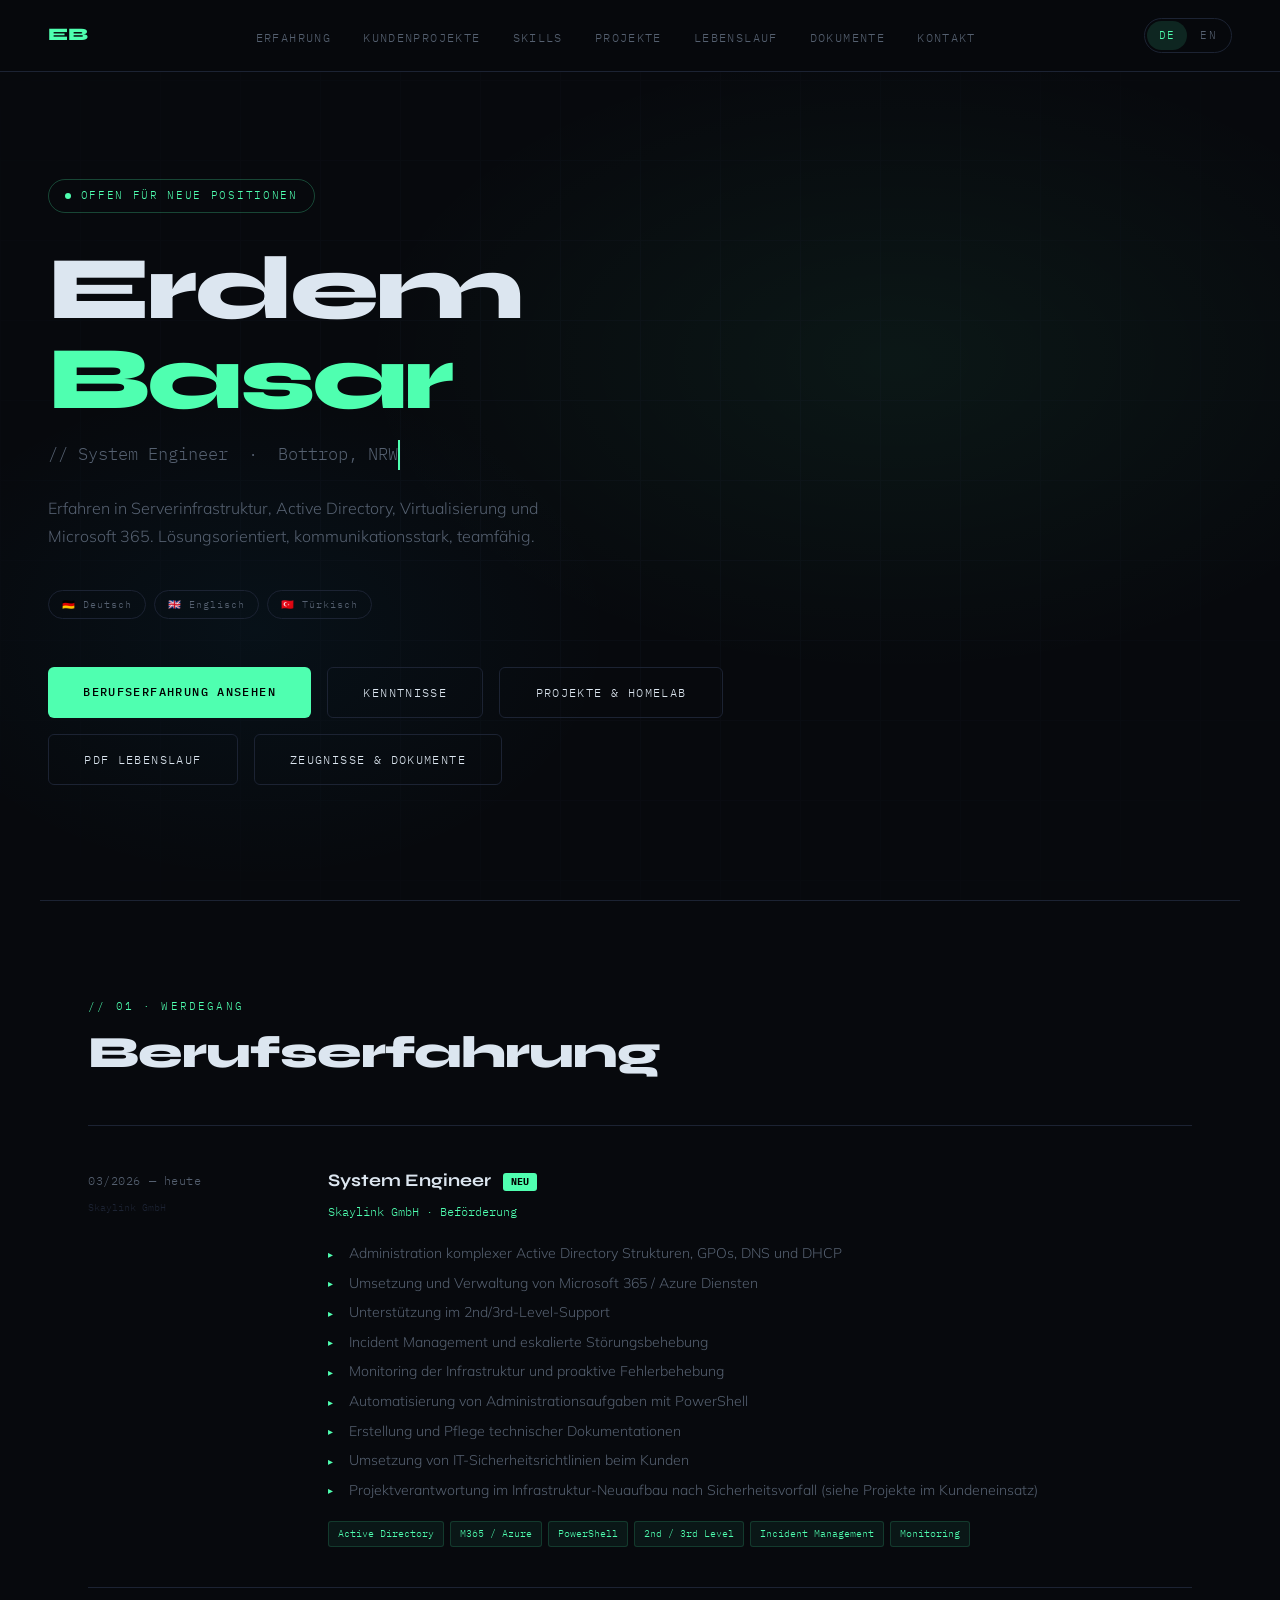
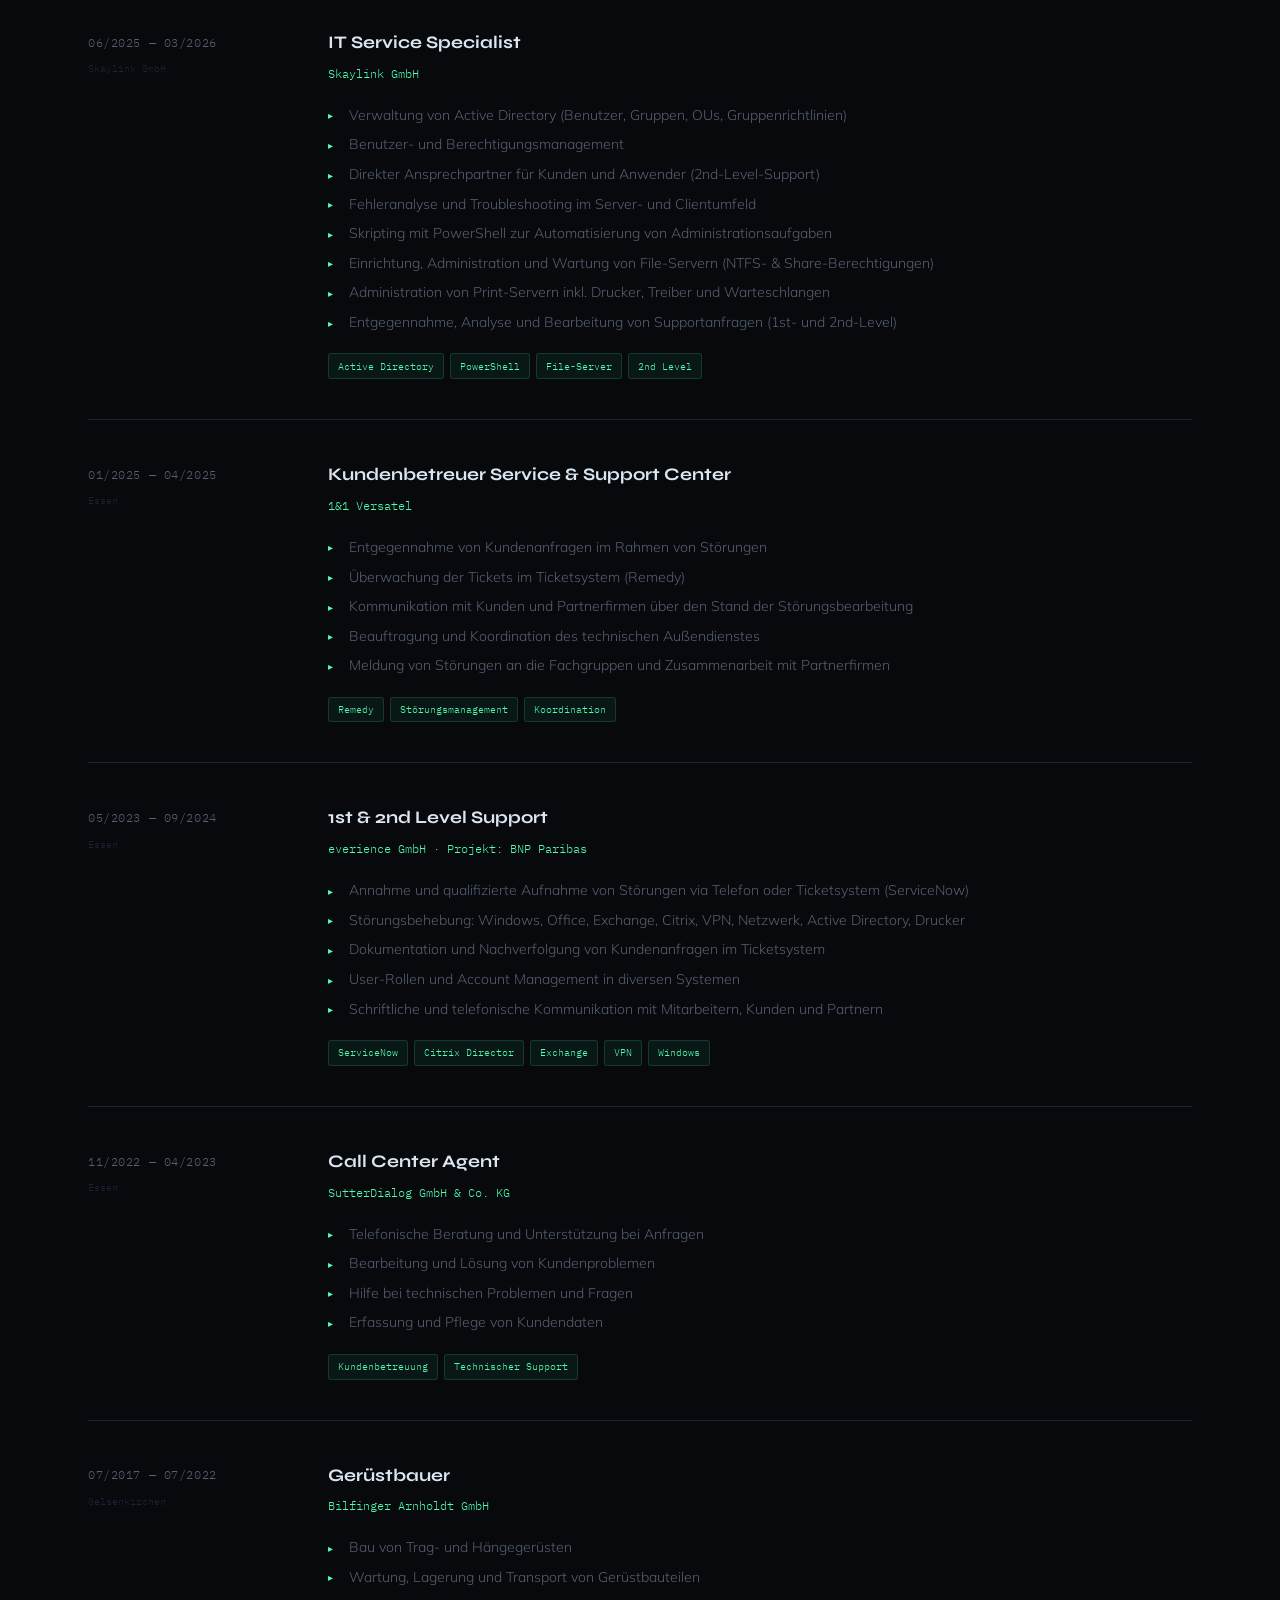
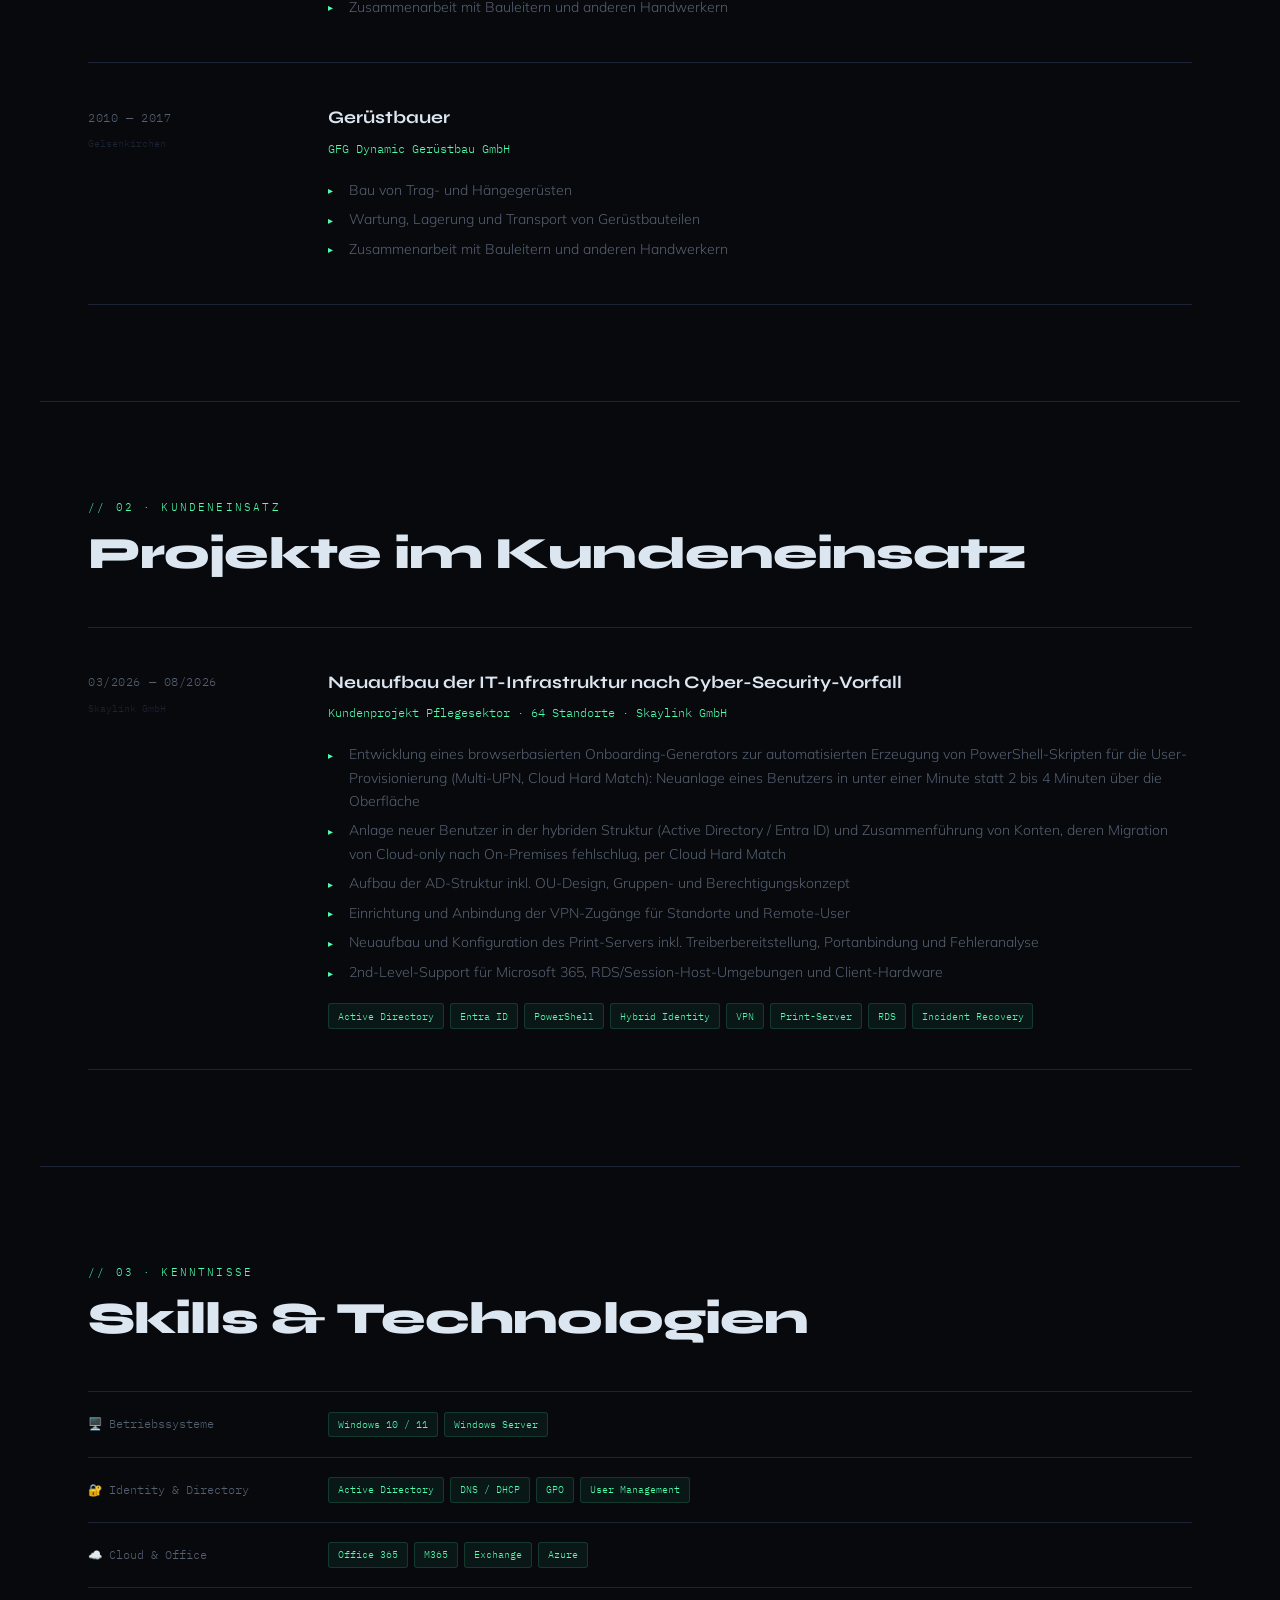
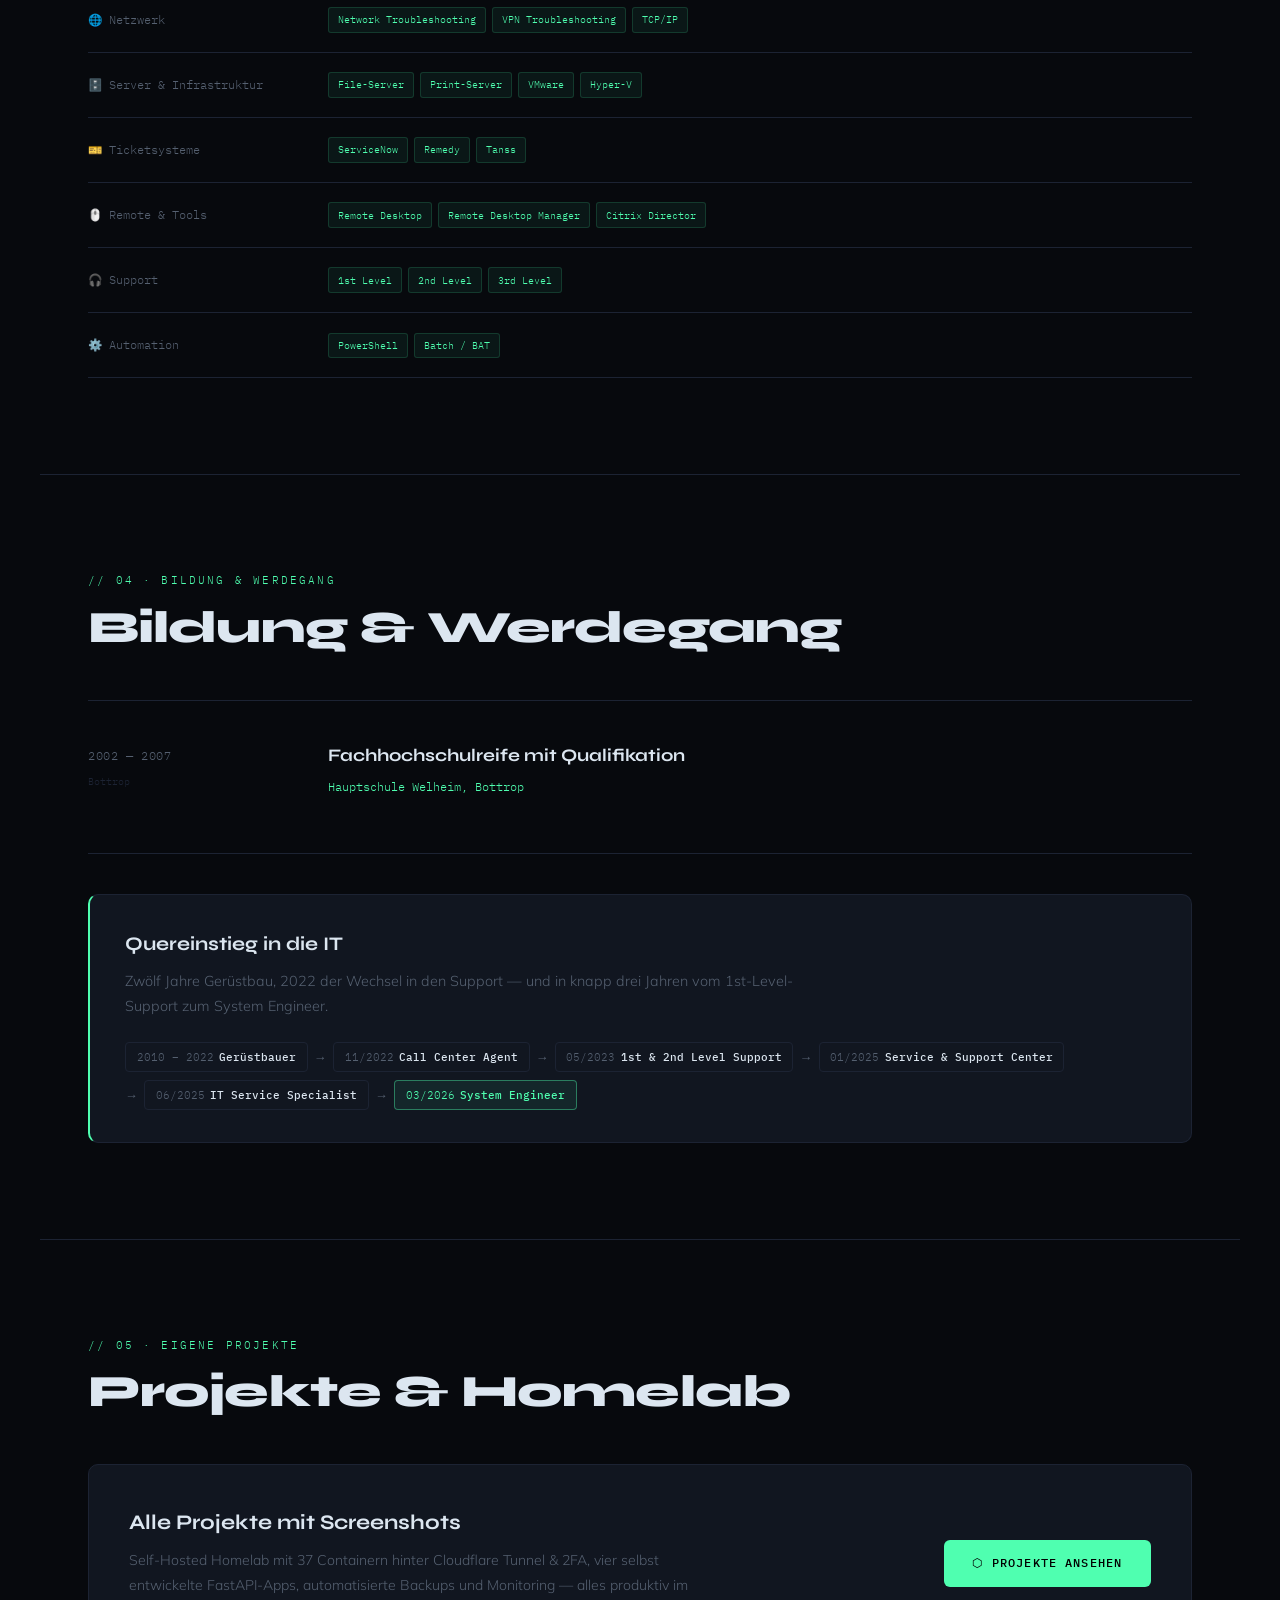
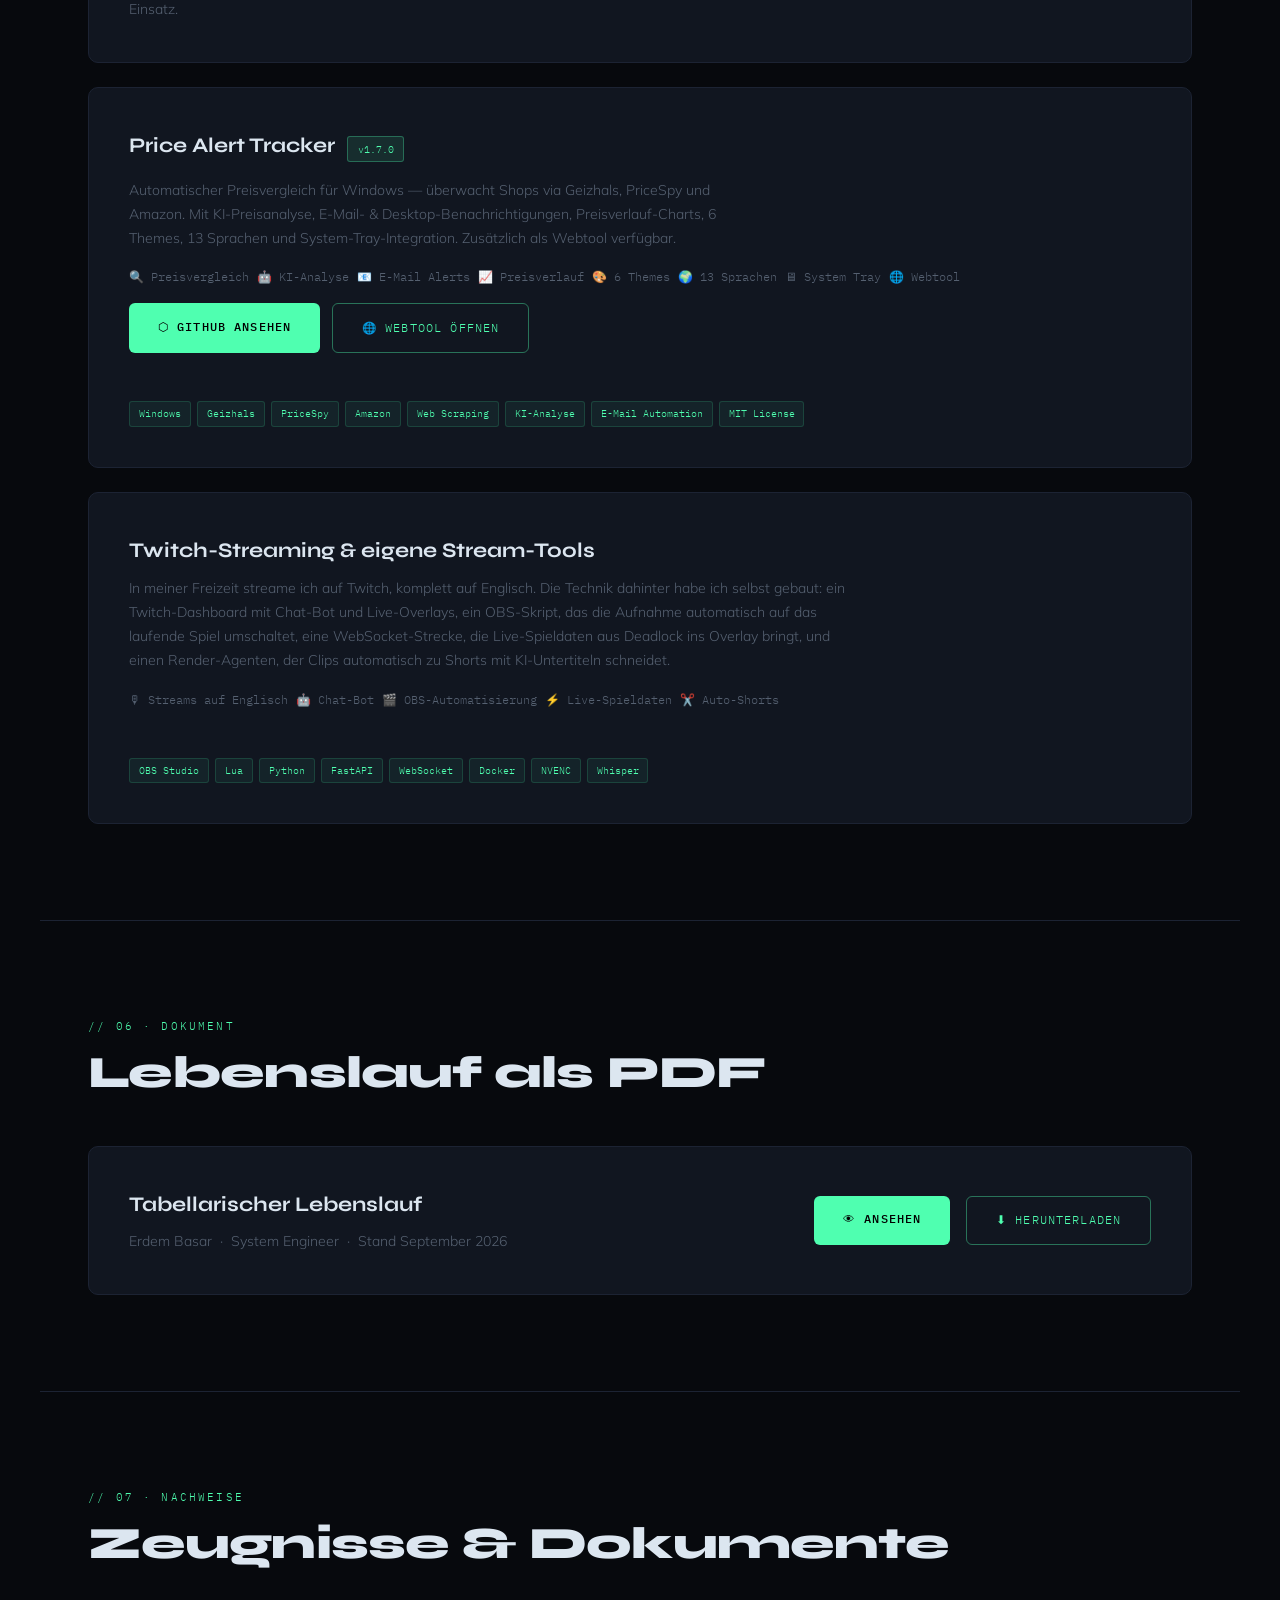
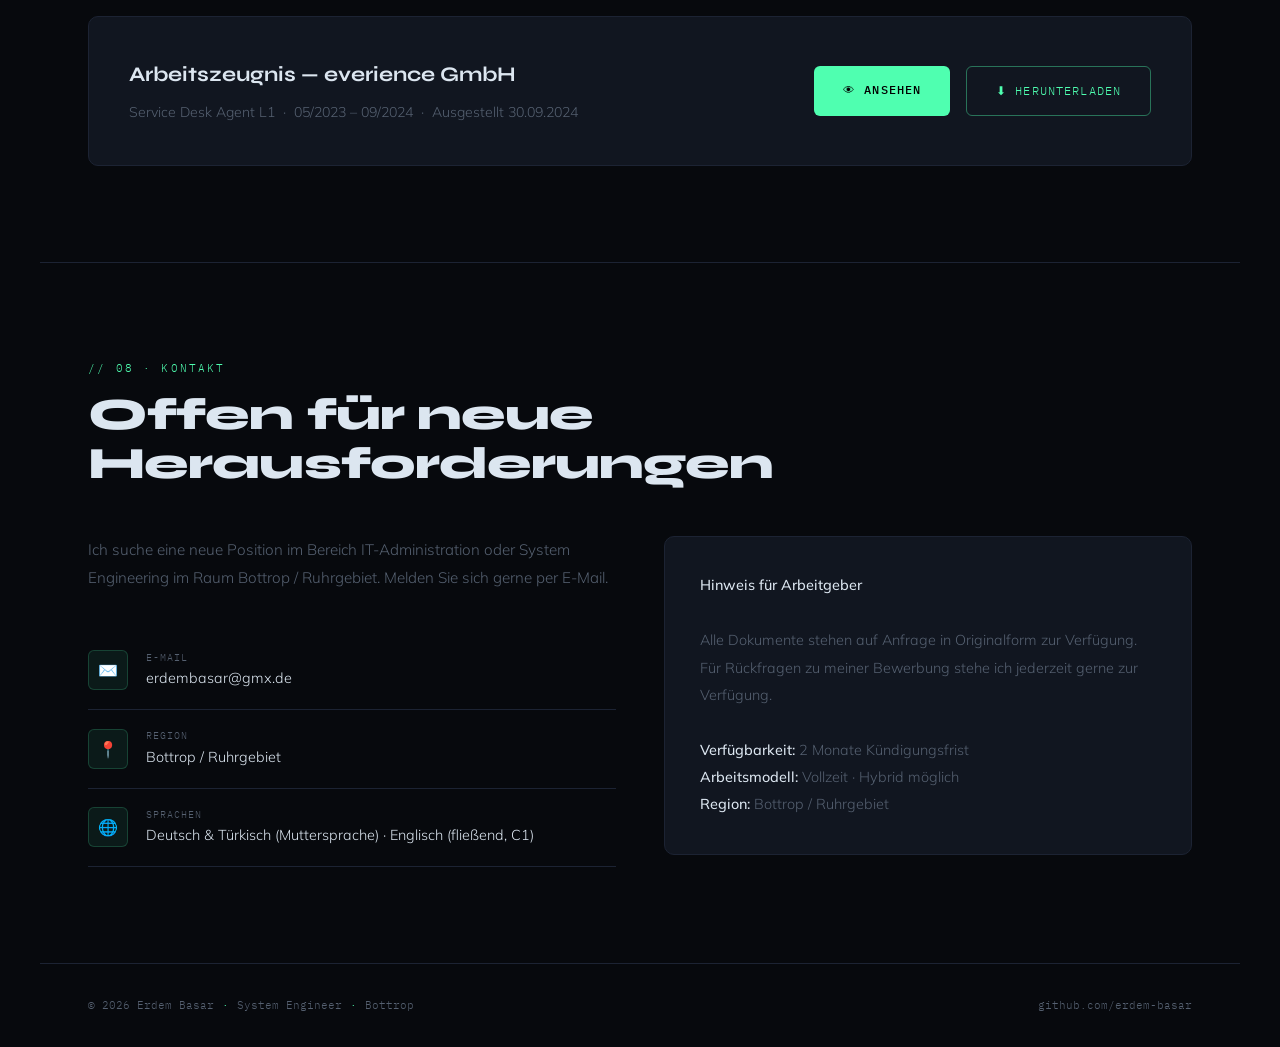
<file: index.html>
<!DOCTYPE html>
<html lang="de">
<head>
  <meta charset="UTF-8">
  <meta name="viewport" content="width=device-width, initial-scale=1.0">
  <title>Erdem Basar — System Engineer | IT-Spezialist</title>
  <meta name="description" content="Erdem Basar — System Engineer mit Erfahrung in IT-Infrastruktur, Netzwerktechnik und Systemadministration. Lebenslauf und Portfolio.">
  <meta name="keywords" content="Erdem Basar, System Engineer, IT-Spezialist, Systemadministrator, Netzwerktechnik, Lebenslauf">
  <meta name="author" content="Erdem Basar">
  <meta name="robots" content="index, follow">
  <link rel="canonical" href="https://erdembasar.de/">
  <link rel="alternate" hreflang="de" href="https://erdembasar.de/">
  <link rel="alternate" hreflang="en" href="https://erdembasar.de/en/">
  <link rel="alternate" hreflang="x-default" href="https://erdembasar.de/">
  <meta property="og:type" content="website">
  <meta property="og:title" content="Erdem Basar — System Engineer">
  <meta property="og:description" content="System Engineer mit Erfahrung in IT-Infrastruktur, Netzwerktechnik und Systemadministration.">
  <meta property="og:url" content="https://erdembasar.de/">
  <meta property="og:locale" content="de_DE">
  <meta name="twitter:card" content="summary">
  <meta name="twitter:title" content="Erdem Basar — System Engineer">
  <meta name="twitter:description" content="System Engineer mit Erfahrung in IT-Infrastruktur, Netzwerktechnik und Systemadministration.">
  <script type="application/ld+json">
  {
    "@context": "https://schema.org",
    "@type": "Person",
    "name": "Erdem Basar",
    "jobTitle": "System Engineer",
    "url": "https://erdembasar.de",
    "sameAs": ["https://github.com/erdem-basar"]
  }
  </script>
  <link rel="icon" type="image/svg+xml" href="favicon.svg">
  <link href="https://fonts.googleapis.com/css2?family=Syne:wght@400;600;700;800&family=IBM+Plex+Mono:wght@400;500&family=Mulish:wght@300;400;500&display=swap" rel="stylesheet">
  <style>
    *, *::before, *::after { box-sizing: border-box; margin: 0; padding: 0; }
    :root {
      --bg: #07090d; --surface: #0d1117; --card: #111620;
      --border: #1c2333; --accent: #4fffb0; --text: #dce6f0;
      --muted: #556070; --syne: 'Syne', sans-serif;
      --mono: 'IBM Plex Mono', monospace; --body: 'Mulish', sans-serif;
    }
    html { scroll-behavior: smooth; }
    body { background: var(--bg); color: var(--text); font-family: var(--body); font-weight: 300; line-height: 1.75; overflow-x: hidden; }

    nav { position: fixed; top: 0; left: 0; right: 0; z-index: 99; display: flex; align-items: center; justify-content: space-between; padding: 1.1rem 3rem; background: rgba(7,9,13,.94); backdrop-filter: blur(20px); border-bottom: 1px solid var(--border); }
    .logo { font-family: var(--syne); font-weight: 800; font-size: 1.1rem; color: var(--accent); text-decoration: none; }
    .nav-links { display: flex; gap: 2rem; list-style: none; }
    .nav-links a { font-family: var(--mono); font-size: .72rem; letter-spacing: .12em; text-transform: uppercase; color: var(--muted); text-decoration: none; transition: color .2s; }
    .nav-links a { position: relative; }
    .nav-links a::after { content: ''; position: absolute; bottom: -4px; left: 0; width: 0; height: 1px; background: var(--accent); transition: width .3s ease; }
    .nav-links a:hover { color: var(--accent); }
    .nav-links a:hover::after { width: 100%; }

    .hero { min-height: 100vh; display: flex; align-items: center; padding: 9rem 3rem 5rem; position: relative; overflow: hidden; }
    .hero-bg { position: absolute; inset: 0; z-index: 0; background: radial-gradient(ellipse 60% 50% at 70% 40%, rgba(78,255,176,.06) 0%, transparent 70%), radial-gradient(ellipse 40% 40% at 20% 70%, rgba(14,165,233,.05) 0%, transparent 70%); }
    .hero-lines { position: absolute; inset: 0; z-index: 0; background-image: linear-gradient(var(--border) 1px, transparent 1px), linear-gradient(90deg, var(--border) 1px, transparent 1px); background-size: 80px 80px; mask-image: radial-gradient(ellipse 70% 70% at 50% 50%, black 20%, transparent 100%); opacity: .2; }
    .hero-content { position: relative; z-index: 1; max-width: 820px; }
    .hero-badge { display: inline-flex; align-items: center; gap: .6rem; font-family: var(--mono); font-size: .7rem; letter-spacing: .15em; text-transform: uppercase; color: var(--accent); border: 1px solid rgba(78,255,176,.25); padding: .4rem 1rem; border-radius: 100px; margin-bottom: 2rem; animation: up .7s ease both; }
    .pulse { width: 6px; height: 6px; border-radius: 50%; background: var(--accent); animation: blink 2s infinite; }
    @keyframes blink { 0%,100%{opacity:1;} 50%{opacity:.3;} }
    .hero h1 { font-family: var(--syne); font-size: clamp(3rem, 7vw, 6rem); font-weight: 800; line-height: 1; letter-spacing: -.03em; margin-bottom: 1rem; animation: up .7s .1s ease both; }
    .hero h1 em { font-style: normal; color: var(--accent); }
    .hero-role { font-family: var(--mono); font-size: clamp(.9rem, 2vw, 1.05rem); color: var(--muted); margin-bottom: 1.5rem; animation: up .7s .2s ease both; }
    .hero-desc { font-size: 1rem; color: var(--muted); max-width: 500px; margin-bottom: 2.5rem; animation: up .7s .3s ease both; }
    .hero-langs { display: flex; gap: .5rem; margin-bottom: 3rem; animation: up .7s .35s ease both; }
    .lang-pill { font-family: var(--mono); font-size: .65rem; letter-spacing: .1em; padding: .3rem .8rem; border-radius: 100px; border: 1px solid var(--border); color: var(--muted); }
    .hero-btns { display: flex; gap: 1rem; flex-wrap: wrap; animation: up .7s .4s ease both; }
    .btn { font-family: var(--mono); font-size: .72rem; letter-spacing: .12em; text-transform: uppercase; padding: .9rem 2.2rem; border-radius: 6px; text-decoration: none; cursor: pointer; transition: all .2s; display: inline-block; }
    .btn-primary { background: var(--accent); color: #000; font-weight: 500; border: none; }
    .btn-primary:hover { background: #fff; box-shadow: 0 0 40px rgba(78,255,176,.3); }
    .btn-ghost { background: transparent; color: var(--text); border: 1px solid var(--border); }
    .btn-ghost:hover { border-color: var(--accent); color: var(--accent); }
    @keyframes up { from { opacity:0; transform:translateY(20px); } to { opacity:1; transform:translateY(0); } }
    @keyframes fadeUp { from { opacity:0; transform:translateY(40px); } to { opacity:1; transform:translateY(0); } }
    @keyframes fadeLeft { from { opacity:0; transform:translateX(-30px); } to { opacity:1; transform:translateX(0); } }
    @keyframes fadeRight { from { opacity:0; transform:translateX(30px); } to { opacity:1; transform:translateX(0); } }
    @keyframes scaleIn { from { opacity:0; transform:scale(.92); } to { opacity:1; transform:scale(1); } }
    @keyframes glow { 0%,100%{ box-shadow:0 0 20px rgba(78,255,176,.05); } 50%{ box-shadow:0 0 40px rgba(78,255,176,.12); } }
    @keyframes float { 0%,100%{ transform:translateY(0); } 50%{ transform:translateY(-8px); } }
    @keyframes shimmer { 0%{ background-position:-200% 0; } 100%{ background-position:200% 0; } }

    /* Scroll reveal */
    .reveal { opacity: 0; transform: translateY(40px); transition: opacity .7s ease, transform .7s ease; }
    .reveal.visible { opacity: 1; transform: translateY(0); }
    .reveal-left { opacity: 0; transform: translateX(-30px); transition: opacity .6s ease, transform .6s ease; }
    .reveal-left.visible { opacity: 1; transform: translateX(0); }
    .reveal-right { opacity: 0; transform: translateX(30px); transition: opacity .6s ease, transform .6s ease; }
    .reveal-right.visible { opacity: 1; transform: translateX(0); }
    .reveal-scale { opacity: 0; transform: scale(.92); transition: opacity .6s ease, transform .6s ease; }
    .reveal-scale.visible { opacity: 1; transform: scale(1); }

    .section { padding: 6rem 3rem; max-width: 1200px; margin: 0 auto; }
    .section-label { font-family: var(--mono); font-size: .68rem; letter-spacing: .2em; text-transform: uppercase; color: var(--accent); margin-bottom: .75rem; }
    .section-title { font-family: var(--syne); font-size: clamp(1.8rem, 4vw, 2.8rem); font-weight: 800; line-height: 1.1; margin-bottom: 3rem; letter-spacing: -.02em; }
    .divider { height: 1px; background: var(--border); max-width: 1200px; margin: 0 auto; }

    .timeline { display: flex; flex-direction: column; }
    .tl-item { display: grid; grid-template-columns: 200px 1fr; gap: 2.5rem; padding: 2.5rem 0; border-top: 1px solid var(--border); }
    .tl-item:last-child { border-bottom: 1px solid var(--border); }
    .tl-date { font-family: var(--mono); font-size: .72rem; color: var(--muted); letter-spacing: .05em; padding-top: .3rem; }
    .tl-loc { font-family: var(--mono); font-size: .65rem; color: var(--border); margin-top: .4rem; }
    .tl-role { font-family: var(--syne); font-size: 1.1rem; font-weight: 700; margin-bottom: .25rem; }
    .tl-employer { font-family: var(--mono); font-size: .78rem; color: var(--accent); margin-bottom: 1rem; }
    .tl-list { list-style: none; }
    .tl-list li { font-size: .88rem; color: var(--muted); padding: .2rem 0 .2rem 1.3rem; position: relative; line-height: 1.65; }
    .tl-list li::before { content: '▸'; position: absolute; left: 0; color: var(--accent); font-size: .65rem; top: .42rem; }
    .tl-tags { display: flex; flex-wrap: wrap; gap: .4rem; margin-top: 1rem; }
    .tl-item { transition: transform .3s ease, border-color .3s ease; }
    .tl-item:hover { transform: translateX(6px); border-top-color: rgba(78,255,176,.3); }
    .tl-tag { font-family: var(--mono); font-size: .62rem; padding: .2rem .55rem; border-radius: 3px; background: rgba(78,255,176,.06); border: 1px solid rgba(78,255,176,.15); color: var(--accent); transition: all .25s ease; }
    .tl-tag:hover { background: rgba(78,255,176,.15); border-color: var(--accent); transform: translateY(-2px); }

    .skill-row { display: grid; grid-template-columns: 200px 1fr; gap: 2.5rem; padding: 1.2rem 0; border-top: 1px solid var(--border); align-items: center; }
    .skill-row:last-child { border-bottom: 1px solid var(--border); }
    .skill-row { transition: transform .3s ease, background .3s ease; }
    .skill-row:hover { transform: translateX(6px); background: rgba(78,255,176,.02); }
    .skill-row-label { font-family: var(--mono); font-size: .72rem; color: var(--muted); display: flex; align-items: center; gap: .5rem; }
    .skill-row-tags { display: flex; flex-wrap: wrap; gap: .4rem; }

    .career-card { margin-top: 2.5rem; background: var(--card); border: 1px solid var(--border); border-left: 2px solid var(--accent); border-radius: 10px; padding: 2rem 2.2rem; }
    .career-card h3 { font-family: var(--syne); font-weight: 700; font-size: 1.2rem; margin-bottom: .5rem; }
    .career-card p { font-size: .9rem; color: var(--muted); max-width: 720px; }
    .career-path { list-style: none; display: flex; flex-wrap: wrap; align-items: center; gap: .5rem .4rem; margin-top: 1.4rem; }
    .career-path li { display: flex; align-items: center; gap: .4rem; }
    .career-path li + li::before { content: '→'; color: var(--muted); font-size: .8rem; }
    .career-step { font-family: var(--mono); font-size: .66rem; padding: .3rem .65rem; border-radius: 4px; border: 1px solid var(--border); color: var(--muted); white-space: nowrap; }
    .career-step b { color: var(--text); font-weight: 500; margin-left: .35rem; }
    .career-step.now { border-color: rgba(78,255,176,.4); background: rgba(78,255,176,.07); color: var(--accent); }
    .career-step.now b { color: var(--accent); }

    .pdf-box { background: var(--card); border: 1px solid var(--border); border-radius: 10px; padding: 2.5rem; display: flex; align-items: center; justify-content: space-between; flex-wrap: wrap; gap: 1.5rem; transition: border-color .3s ease, box-shadow .3s ease, transform .3s ease; }
    .pdf-box:hover { border-color: rgba(78,255,176,.25); box-shadow: 0 8px 30px rgba(78,255,176,.06); transform: translateY(-3px); }
    .pdf-box h3 { font-family: var(--syne); font-weight: 700; font-size: 1.3rem; margin-bottom: .4rem; }
    .pdf-box p { font-size: .88rem; color: var(--muted); }
    .pdf-btns { display: flex; gap: 1rem; flex-wrap: wrap; }
    .pdf-btn-view { font-family: var(--mono); font-size: .72rem; letter-spacing: .1em; text-transform: uppercase; padding: .85rem 1.8rem; background: var(--accent); color: #000; font-weight: 500; border-radius: 6px; text-decoration: none; transition: all .2s; }
    .pdf-btn-view:hover { background: #fff; }
    .pdf-btn-dl { font-family: var(--mono); font-size: .72rem; letter-spacing: .1em; text-transform: uppercase; padding: .85rem 1.8rem; background: transparent; color: var(--accent); border: 1px solid rgba(78,255,176,.4); border-radius: 6px; text-decoration: none; transition: all .2s; }
    .pdf-btn-dl:hover { background: rgba(78,255,176,.08); }

    .contact-wrap { display: grid; grid-template-columns: 1fr 1fr; gap: 3rem; align-items: start; }
    .contact-intro { font-size: .95rem; color: var(--muted); margin-bottom: 2.5rem; line-height: 1.8; }
    .contact-row { display: flex; align-items: center; gap: 1.1rem; padding: 1.1rem 0; border-bottom: 1px solid var(--border); }
    .contact-icon { width: 40px; height: 40px; flex-shrink: 0; background: rgba(78,255,176,.07); border: 1px solid rgba(78,255,176,.18); border-radius: 6px; display: flex; align-items: center; justify-content: center; font-size: 1rem; transition: transform .3s ease, background .3s ease; }
    .contact-row:hover .contact-icon { transform: scale(1.1); background: rgba(78,255,176,.14); }
    .contact-lbl { font-family: var(--mono); font-size: .62rem; color: var(--muted); letter-spacing: .1em; text-transform: uppercase; }
    .contact-val { font-size: .9rem; color: var(--text); }
    .contact-card { background: var(--card); border: 1px solid var(--border); border-radius: 10px; padding: 2.2rem; font-size: .9rem; color: var(--muted); line-height: 1.9; transition: border-color .3s ease, box-shadow .3s ease; animation: glow 4s ease-in-out infinite; }
    .contact-card:hover { border-color: rgba(78,255,176,.25); }
    .contact-card strong { color: var(--text); font-weight: 500; }

    footer { border-top: 1px solid var(--border); padding: 2rem 3rem; display: flex; align-items: center; justify-content: space-between; max-width: 1200px; margin: 0 auto; }
    footer p { font-family: var(--mono); font-size: .68rem; color: var(--muted); }
    .dot { color: var(--accent); margin: 0 .5rem; }

    @media (max-width: 768px) {
      nav { padding: 1rem 1.5rem; } .nav-links { display: none; }
      .hero { padding: 7rem 1.5rem 4rem; }
      .section { padding: 4rem 1.5rem; }
      .tl-item, .skill-row { grid-template-columns: 1fr; gap: .5rem; }
      .contact-wrap { grid-template-columns: 1fr; }
      .pdf-box { flex-direction: column; }
      footer { flex-direction: column; gap: .5rem; text-align: center; padding: 1.5rem; }
    }
    .lang-switch { display: flex; align-items: center; gap: .15rem; border: 1px solid var(--border); border-radius: 100px; padding: .18rem; flex-shrink: 0; }
    .lang-switch a { font-family: var(--mono); font-size: .66rem; letter-spacing: .1em; text-decoration: none; color: var(--muted); padding: .3rem .72rem; border-radius: 100px; transition: color .2s, background .2s; }
    .lang-switch a:hover { color: var(--accent); }
    .lang-switch a[aria-current="true"] { background: rgba(78,255,176,.12); color: var(--accent); }
  </style>
</head>
<body>

<nav>
  <a href="#" class="logo">EB</a>
  <ul class="nav-links">
    <li><a href="#erfahrung">Erfahrung</a></li>
    <li><a href="#kundenprojekte">Kundenprojekte</a></li>
    <li><a href="#skills">Skills</a></li>
    <li><a href="/projekte/">Projekte</a></li>
    <li><a href="#lebenslauf">Lebenslauf</a></li>
    <li><a href="#dokumente">Dokumente</a></li>
    <li><a href="#kontakt">Kontakt</a></li>
  </ul>
  <div class="lang-switch" role="group" aria-label="Sprache / Language">
    <a href="/" hreflang="de" lang="de" aria-current="true">DE</a>
    <a href="/en/" hreflang="en" lang="en">EN</a>
  </div>
</nav>

<section class="hero" style="max-width:100%;">
  <div class="hero-bg"></div>
  <div class="hero-lines"></div>
  <div class="hero-content">
    <div class="hero-badge"><span class="pulse"></span> Offen für neue Positionen</div>
    <h1>Erdem<br><em>Basar</em></h1>
    <div class="hero-role">// System Engineer &nbsp;·&nbsp; Bottrop, NRW</div>
    <p class="hero-desc">Erfahren in Serverinfrastruktur, Active Directory, Virtualisierung und Microsoft 365. Lösungsorientiert, kommunikationsstark, teamfähig.</p>
    <div class="hero-langs">
      <span class="lang-pill">🇩🇪 Deutsch</span>
      <span class="lang-pill">🇬🇧 Englisch</span>
      <span class="lang-pill">🇹🇷 Türkisch</span>
    </div>
    <div class="hero-btns">
      <a href="#erfahrung" class="btn btn-primary">Berufserfahrung ansehen</a>
      <a href="#skills" class="btn btn-ghost">Kenntnisse</a>
      <a href="/projekte/" class="btn btn-ghost">Projekte &amp; Homelab</a>
      <a href="#lebenslauf" class="btn btn-ghost">PDF Lebenslauf</a>
      <a href="#dokumente" class="btn btn-ghost">Zeugnisse &amp; Dokumente</a>
    </div>
  </div>
</section>

<div class="divider"></div>

<!-- BERUFSERFAHRUNG -->
<div class="section" id="erfahrung">
  <div class="section-label reveal">// 01 · Werdegang</div>
  <h2 class="section-title reveal">Berufserfahrung</h2>
  <div class="timeline">

    <div class="tl-item reveal">
      <div><div class="tl-date">03/2026 — heute</div><div class="tl-loc">Skaylink GmbH</div></div>
      <div>
        <div class="tl-role">System Engineer <span style="font-family:var(--mono);font-size:.62rem;color:#000;background:var(--accent);padding:.15rem .5rem;border-radius:3px;margin-left:.5rem;vertical-align:middle;">NEU</span></div>
        <div class="tl-employer">Skaylink GmbH · Beförderung</div>
        <ul class="tl-list">
          <li>Administration komplexer Active Directory Strukturen, GPOs, DNS und DHCP</li>
          <li>Umsetzung und Verwaltung von Microsoft 365 / Azure Diensten</li>
          <li>Unterstützung im 2nd/3rd-Level-Support</li>
          <li>Incident Management und eskalierte Störungsbehebung</li>
          <li>Monitoring der Infrastruktur und proaktive Fehlerbehebung</li>
          <li>Automatisierung von Administrationsaufgaben mit PowerShell</li>
          <li>Erstellung und Pflege technischer Dokumentationen</li>
          <li>Umsetzung von IT-Sicherheitsrichtlinien beim Kunden</li>
          <li>Projektverantwortung im Infrastruktur-Neuaufbau nach Sicherheitsvorfall (siehe Projekte im Kundeneinsatz)</li>
        </ul>
        <div class="tl-tags"><span class="tl-tag">Active Directory</span><span class="tl-tag">M365 / Azure</span><span class="tl-tag">PowerShell</span><span class="tl-tag">2nd / 3rd Level</span><span class="tl-tag">Incident Management</span><span class="tl-tag">Monitoring</span></div>
      </div>
    </div>

    <div class="tl-item reveal">
      <div><div class="tl-date">06/2025 — 03/2026</div><div class="tl-loc">Skaylink GmbH</div></div>
      <div>
        <div class="tl-role">IT Service Specialist</div>
        <div class="tl-employer">Skaylink GmbH</div>
        <ul class="tl-list">
          <li>Verwaltung von Active Directory (Benutzer, Gruppen, OUs, Gruppenrichtlinien)</li>
          <li>Benutzer- und Berechtigungsmanagement</li>
          <li>Direkter Ansprechpartner für Kunden und Anwender (2nd-Level-Support)</li>
          <li>Fehleranalyse und Troubleshooting im Server- und Clientumfeld</li>
          <li>Skripting mit PowerShell zur Automatisierung von Administrationsaufgaben</li>
          <li>Einrichtung, Administration und Wartung von File-Servern (NTFS- &amp; Share-Berechtigungen)</li>
          <li>Administration von Print-Servern inkl. Drucker, Treiber und Warteschlangen</li>
          <li>Entgegennahme, Analyse und Bearbeitung von Supportanfragen (1st- und 2nd-Level)</li>
        </ul>
        <div class="tl-tags"><span class="tl-tag">Active Directory</span><span class="tl-tag">PowerShell</span><span class="tl-tag">File-Server</span><span class="tl-tag">2nd Level</span></div>
      </div>
    </div>

    <div class="tl-item reveal">
      <div><div class="tl-date">01/2025 — 04/2025</div><div class="tl-loc">Essen</div></div>
      <div>
        <div class="tl-role">Kundenbetreuer Service &amp; Support Center</div>
        <div class="tl-employer">1&amp;1 Versatel</div>
        <ul class="tl-list">
          <li>Entgegennahme von Kundenanfragen im Rahmen von Störungen</li>
          <li>Überwachung der Tickets im Ticketsystem (Remedy)</li>
          <li>Kommunikation mit Kunden und Partnerfirmen über den Stand der Störungsbearbeitung</li>
          <li>Beauftragung und Koordination des technischen Außendienstes</li>
          <li>Meldung von Störungen an die Fachgruppen und Zusammenarbeit mit Partnerfirmen</li>
        </ul>
        <div class="tl-tags"><span class="tl-tag">Remedy</span><span class="tl-tag">Störungsmanagement</span><span class="tl-tag">Koordination</span></div>
      </div>
    </div>

    <div class="tl-item reveal">
      <div><div class="tl-date">05/2023 — 09/2024</div><div class="tl-loc">Essen</div></div>
      <div>
        <div class="tl-role">1st &amp; 2nd Level Support</div>
        <div class="tl-employer">everience GmbH · Projekt: BNP Paribas</div>
        <ul class="tl-list">
          <li>Annahme und qualifizierte Aufnahme von Störungen via Telefon oder Ticketsystem (ServiceNow)</li>
          <li>Störungsbehebung: Windows, Office, Exchange, Citrix, VPN, Netzwerk, Active Directory, Drucker</li>
          <li>Dokumentation und Nachverfolgung von Kundenanfragen im Ticketsystem</li>
          <li>User-Rollen und Account Management in diversen Systemen</li>
          <li>Schriftliche und telefonische Kommunikation mit Mitarbeitern, Kunden und Partnern</li>
        </ul>
        <div class="tl-tags"><span class="tl-tag">ServiceNow</span><span class="tl-tag">Citrix Director</span><span class="tl-tag">Exchange</span><span class="tl-tag">VPN</span><span class="tl-tag">Windows</span></div>
      </div>
    </div>

    <div class="tl-item reveal">
      <div><div class="tl-date">11/2022 — 04/2023</div><div class="tl-loc">Essen</div></div>
      <div>
        <div class="tl-role">Call Center Agent</div>
        <div class="tl-employer">SutterDialog GmbH &amp; Co. KG</div>
        <ul class="tl-list">
          <li>Telefonische Beratung und Unterstützung bei Anfragen</li>
          <li>Bearbeitung und Lösung von Kundenproblemen</li>
          <li>Hilfe bei technischen Problemen und Fragen</li>
          <li>Erfassung und Pflege von Kundendaten</li>
        </ul>
        <div class="tl-tags"><span class="tl-tag">Kundenbetreuung</span><span class="tl-tag">Technischer Support</span></div>
      </div>
    </div>

    <div class="tl-item reveal">
      <div><div class="tl-date">07/2017 — 07/2022</div><div class="tl-loc">Gelsenkirchen</div></div>
      <div>
        <div class="tl-role">Gerüstbauer</div>
        <div class="tl-employer">Bilfinger Arnholdt GmbH</div>
        <ul class="tl-list">
          <li>Bau von Trag- und Hängegerüsten</li>
          <li>Wartung, Lagerung und Transport von Gerüstbauteilen</li>
          <li>Zusammenarbeit mit Bauleitern und anderen Handwerkern</li>
        </ul>
      </div>
    </div>

    <div class="tl-item reveal">
      <div><div class="tl-date">2010 — 2017</div><div class="tl-loc">Gelsenkirchen</div></div>
      <div>
        <div class="tl-role">Gerüstbauer</div>
        <div class="tl-employer">GFG Dynamic Gerüstbau GmbH</div>
        <ul class="tl-list">
          <li>Bau von Trag- und Hängegerüsten</li>
          <li>Wartung, Lagerung und Transport von Gerüstbauteilen</li>
          <li>Zusammenarbeit mit Bauleitern und anderen Handwerkern</li>
        </ul>
      </div>
    </div>

  </div>
</div>

<div class="divider"></div>

<!-- KUNDENPROJEKTE -->
<div class="section" id="kundenprojekte">
  <div class="section-label reveal">// 02 · Kundeneinsatz</div>
  <h2 class="section-title reveal">Projekte im Kundeneinsatz</h2>
  <div class="timeline">

    <div class="tl-item reveal">
      <div><div class="tl-date">03/2026 — 08/2026</div><div class="tl-loc">Skaylink GmbH</div></div>
      <div>
        <div class="tl-role">Neuaufbau der IT-Infrastruktur nach Cyber-Security-Vorfall</div>
        <div class="tl-employer">Kundenprojekt Pflegesektor · 64 Standorte · Skaylink GmbH</div>
        <ul class="tl-list">
          <li>Entwicklung eines browserbasierten Onboarding-Generators zur automatisierten Erzeugung von PowerShell-Skripten für die User-Provisionierung (Multi-UPN, Cloud Hard Match): Neuanlage eines Benutzers in unter einer Minute statt 2 bis 4 Minuten über die Oberfläche</li>
          <li>Anlage neuer Benutzer in der hybriden Struktur (Active Directory / Entra ID) und Zusammenführung von Konten, deren Migration von Cloud-only nach On-Premises fehlschlug, per Cloud Hard Match</li>
          <li>Aufbau der AD-Struktur inkl. OU-Design, Gruppen- und Berechtigungskonzept</li>
          <li>Einrichtung und Anbindung der VPN-Zugänge für Standorte und Remote-User</li>
          <li>Neuaufbau und Konfiguration des Print-Servers inkl. Treiberbereitstellung, Portanbindung und Fehleranalyse</li>
          <li>2nd-Level-Support für Microsoft 365, RDS/Session-Host-Umgebungen und Client-Hardware</li>
        </ul>
        <div class="tl-tags"><span class="tl-tag">Active Directory</span><span class="tl-tag">Entra ID</span><span class="tl-tag">PowerShell</span><span class="tl-tag">Hybrid Identity</span><span class="tl-tag">VPN</span><span class="tl-tag">Print-Server</span><span class="tl-tag">RDS</span><span class="tl-tag">Incident Recovery</span></div>
      </div>
    </div>

  </div>
</div>

<div class="divider"></div>

<!-- SKILLS -->
<div class="section" id="skills">
  <div class="section-label reveal">// 03 · Kenntnisse</div>
  <h2 class="section-title reveal">Skills &amp; Technologien</h2>
  <div class="timeline">

    <div class="skill-row reveal">
      <div class="skill-row-label">🖥️ Betriebssysteme</div>
      <div class="skill-row-tags"><span class="tl-tag">Windows 10 / 11</span><span class="tl-tag">Windows Server</span></div>
    </div>

    <div class="skill-row reveal">
      <div class="skill-row-label">🔐 Identity &amp; Directory</div>
      <div class="skill-row-tags"><span class="tl-tag">Active Directory</span><span class="tl-tag">DNS / DHCP</span><span class="tl-tag">GPO</span><span class="tl-tag">User Management</span></div>
    </div>

    <div class="skill-row reveal">
      <div class="skill-row-label">☁️ Cloud &amp; Office</div>
      <div class="skill-row-tags"><span class="tl-tag">Office 365</span><span class="tl-tag">M365</span><span class="tl-tag">Exchange</span><span class="tl-tag">Azure</span></div>
    </div>

    <div class="skill-row reveal">
      <div class="skill-row-label">🌐 Netzwerk</div>
      <div class="skill-row-tags"><span class="tl-tag">Network Troubleshooting</span><span class="tl-tag">VPN Troubleshooting</span><span class="tl-tag">TCP/IP</span></div>
    </div>

    <div class="skill-row reveal">
      <div class="skill-row-label">🗄️ Server &amp; Infrastruktur</div>
      <div class="skill-row-tags"><span class="tl-tag">File-Server</span><span class="tl-tag">Print-Server</span><span class="tl-tag">VMware</span><span class="tl-tag">Hyper-V</span></div>
    </div>

    <div class="skill-row reveal">
      <div class="skill-row-label">🎫 Ticketsysteme</div>
      <div class="skill-row-tags"><span class="tl-tag">ServiceNow</span><span class="tl-tag">Remedy</span><span class="tl-tag">Tanss</span></div>
    </div>

    <div class="skill-row reveal">
      <div class="skill-row-label">🖱️ Remote &amp; Tools</div>
      <div class="skill-row-tags"><span class="tl-tag">Remote Desktop</span><span class="tl-tag">Remote Desktop Manager</span><span class="tl-tag">Citrix Director</span></div>
    </div>

    <div class="skill-row reveal">
      <div class="skill-row-label">🎧 Support</div>
      <div class="skill-row-tags"><span class="tl-tag">1st Level</span><span class="tl-tag">2nd Level</span><span class="tl-tag">3rd Level</span></div>
    </div>

    <div class="skill-row reveal">
      <div class="skill-row-label">⚙️ Automation</div>
      <div class="skill-row-tags"><span class="tl-tag">PowerShell</span><span class="tl-tag">Batch / BAT</span></div>
    </div>

  </div>
</div>

<div class="divider"></div>

<!-- BILDUNG & WERDEGANG -->
<div class="section">
  <div class="section-label reveal">// 04 · Bildung &amp; Werdegang</div>
  <h2 class="section-title reveal">Bildung &amp; Werdegang</h2>
  <div class="tl-item" style="border-top:1px solid var(--border);border-bottom:1px solid var(--border);">
    <div><div class="tl-date">2002 — 2007</div><div class="tl-loc">Bottrop</div></div>
    <div>
      <div class="tl-role">Fachhochschulreife mit Qualifikation</div>
      <div class="tl-employer">Hauptschule Welheim, Bottrop</div>
    </div>
  </div>
  <div class="career-card reveal">
    <h3>Quereinstieg in die IT</h3>
    <p>Zwölf Jahre Gerüstbau, 2022 der Wechsel in den Support — und in knapp drei Jahren vom 1st-Level-Support zum System Engineer.</p>
    <ol class="career-path" aria-label="Beruflicher Werdegang">
      <li><span class="career-step">2010 – 2022<b>Gerüstbauer</b></span></li>
      <li><span class="career-step">11/2022<b>Call Center Agent</b></span></li>
      <li><span class="career-step">05/2023<b>1st &amp; 2nd Level Support</b></span></li>
      <li><span class="career-step">01/2025<b>Service &amp; Support Center</b></span></li>
      <li><span class="career-step">06/2025<b>IT Service Specialist</b></span></li>
      <li><span class="career-step now">03/2026<b>System Engineer</b></span></li>
    </ol>
  </div>
</div>

<div class="divider"></div>

<!-- PROJEKTE -->
<div class="section" id="projekte">
  <div class="section-label reveal">// 05 · Eigene Projekte</div>
  <h2 class="section-title reveal">Projekte &amp; Homelab</h2>
  <div class="pdf-box reveal-scale" style="margin-bottom:1.5rem;">
    <div>
      <h3>Alle Projekte mit Screenshots</h3>
      <p style="max-width:600px;">Self-Hosted Homelab mit 37 Containern hinter Cloudflare Tunnel &amp; 2FA, vier selbst entwickelte FastAPI-Apps, automatisierte Backups und Monitoring — alles produktiv im Einsatz.</p>
    </div>
    <div class="pdf-btns">
      <a href="/projekte/" class="pdf-btn-view">⬡ Projekte ansehen</a>
    </div>
  </div>
  <div class="pdf-box reveal-scale" style="flex-direction:column; align-items:flex-start; gap:2rem;">
    <div style="display:flex; justify-content:space-between; align-items:flex-start; width:100%; flex-wrap:wrap; gap:1rem;">
      <div>
        <div style="display:flex; align-items:center; gap:.75rem; margin-bottom:.5rem;">
          <h3 style="font-family:var(--syne); font-size:1.3rem; font-weight:700;">Price Alert Tracker</h3>
          <span style="font-family:var(--mono); font-size:.62rem; background:rgba(78,255,176,.1); border:1px solid rgba(78,255,176,.3); color:var(--accent); padding:.2rem .6rem; border-radius:3px;">v1.7.0</span>
        </div>
        <p style="font-size:.88rem; color:var(--muted); max-width:600px; line-height:1.7; margin-bottom:1rem;">Automatischer Preisvergleich für Windows — überwacht Shops via Geizhals, PriceSpy und Amazon. Mit KI-Preisanalyse, E-Mail- &amp; Desktop-Benachrichtigungen, Preisverlauf-Charts, 6 Themes, 13 Sprachen und System-Tray-Integration. Zusätzlich als Webtool verfügbar.</p>
        <div style="display:flex; flex-wrap:wrap; gap:.5rem; font-size:.75rem; color:var(--muted); font-family:var(--mono);">
          <span>🔍 Preisvergleich</span>
          <span>🤖 KI-Analyse</span>
          <span>📧 E-Mail Alerts</span>
          <span>📈 Preisverlauf</span>
          <span>🎨 6 Themes</span>
          <span>🌍 13 Sprachen</span>
          <span>🖥 System Tray</span>
          <span>🌐 Webtool</span>
        </div>
      </div>
      <div style="display:flex; gap:.75rem; flex-wrap:wrap;">
        <a href="https://github.com/erdem-basar/price-alert-tracker" target="_blank" class="pdf-btn-view" style="white-space:nowrap;">⬡ GitHub ansehen</a>
        <a href="https://preisalarm.erdembasar.de" target="_blank" class="pdf-btn-dl" style="white-space:nowrap;">🌐 Webtool öffnen</a>
      </div>
    </div>
    <div class="tl-tags">
      <span class="tl-tag">Windows</span>
      <span class="tl-tag">Geizhals</span>
      <span class="tl-tag">PriceSpy</span>
      <span class="tl-tag">Amazon</span>
      <span class="tl-tag">Web Scraping</span>
      <span class="tl-tag">KI-Analyse</span>
      <span class="tl-tag">E-Mail Automation</span>
      <span class="tl-tag">MIT License</span>
    </div>
  </div>
  <div class="pdf-box reveal-scale" style="flex-direction:column; align-items:flex-start; gap:2rem; margin-top:1.5rem;">
    <div>
      <h3 style="font-family:var(--syne); font-size:1.3rem; font-weight:700; margin-bottom:.5rem;">Twitch-Streaming &amp; eigene Stream-Tools</h3>
      <p style="font-size:.88rem; color:var(--muted); max-width:720px; line-height:1.7; margin-bottom:1rem;">In meiner Freizeit streame ich auf Twitch, komplett auf Englisch. Die Technik dahinter habe ich selbst gebaut: ein Twitch-Dashboard mit Chat-Bot und Live-Overlays, ein OBS-Skript, das die Aufnahme automatisch auf das laufende Spiel umschaltet, eine WebSocket-Strecke, die Live-Spieldaten aus Deadlock ins Overlay bringt, und einen Render-Agenten, der Clips automatisch zu Shorts mit KI-Untertiteln schneidet.</p>
      <div style="display:flex; flex-wrap:wrap; gap:.5rem; font-size:.75rem; color:var(--muted); font-family:var(--mono);">
        <span>🎙 Streams auf Englisch</span>
        <span>🤖 Chat-Bot</span>
        <span>🎬 OBS-Automatisierung</span>
        <span>⚡ Live-Spieldaten</span>
        <span>✂️ Auto-Shorts</span>
      </div>
    </div>
    <div class="tl-tags">
      <span class="tl-tag">OBS Studio</span>
      <span class="tl-tag">Lua</span>
      <span class="tl-tag">Python</span>
      <span class="tl-tag">FastAPI</span>
      <span class="tl-tag">WebSocket</span>
      <span class="tl-tag">Docker</span>
      <span class="tl-tag">NVENC</span>
      <span class="tl-tag">Whisper</span>
    </div>
  </div>
</div>

<div class="divider"></div>

<!-- LEBENSLAUF -->
<div class="section" id="lebenslauf">
  <div class="section-label reveal">// 06 · Dokument</div>
  <h2 class="section-title reveal">Lebenslauf als PDF</h2>
  <div class="pdf-box reveal-scale" style="flex-direction:column;align-items:stretch;">
    <div style="display:flex;align-items:center;justify-content:space-between;flex-wrap:wrap;gap:1rem;">
      <div>
        <h3>Tabellarischer Lebenslauf</h3>
        <p>Erdem Basar &nbsp;·&nbsp; System Engineer &nbsp;·&nbsp; Stand September 2026</p>
      </div>
      <div class="pdf-btns">
        <a href="javascript:void(0)" class="pdf-btn-view" onclick="togglePdf('pdf-lebenslauf',this)">👁 Ansehen</a>
        <a href="Lebenslauf.pdf" download class="pdf-btn-dl">⬇ Herunterladen</a>
      </div>
    </div>
    <div id="pdf-lebenslauf" class="pdf-embed" style="display:none;margin-top:1.5rem;">
      <iframe src="Lebenslauf.pdf" style="width:100%;height:80vh;border:1px solid var(--border);border-radius:8px;background:#111620;"></iframe>
    </div>
  </div>
</div>

<div class="divider"></div>

<!-- DOKUMENTE -->
<div class="section" id="dokumente">
  <div class="section-label reveal">// 07 · Nachweise</div>
  <h2 class="section-title reveal">Zeugnisse &amp; Dokumente</h2>
  <div class="pdf-box reveal-scale" style="flex-direction:column;align-items:stretch;">
    <div style="display:flex;align-items:center;justify-content:space-between;flex-wrap:wrap;gap:1rem;">
      <div>
        <h3>Arbeitszeugnis — everience GmbH</h3>
        <p>Service Desk Agent L1 &nbsp;·&nbsp; 05/2023 – 09/2024 &nbsp;·&nbsp; Ausgestellt 30.09.2024</p>
      </div>
      <div class="pdf-btns">
        <a href="javascript:void(0)" class="pdf-btn-view" onclick="togglePdf('pdf-zeugnis',this)">👁 Ansehen</a>
        <a href="Erdem_Basar_Zeugnis.pdf" download class="pdf-btn-dl">⬇ Herunterladen</a>
      </div>
    </div>
    <div id="pdf-zeugnis" class="pdf-embed" style="display:none;margin-top:1.5rem;">
      <iframe src="Erdem_Basar_Zeugnis.pdf" style="width:100%;height:80vh;border:1px solid var(--border);border-radius:8px;background:#111620;"></iframe>
    </div>
  </div>
</div>

<div class="divider"></div>

<!-- KONTAKT -->
<div class="section" id="kontakt">
  <div class="section-label reveal">// 08 · Kontakt</div>
  <h2 class="section-title reveal">Offen für neue<br>Herausforderungen</h2>
  <div class="contact-wrap reveal">
    <div>
      <p class="contact-intro">Ich suche eine neue Position im Bereich IT-Administration oder System Engineering im Raum Bottrop / Ruhrgebiet. Melden Sie sich gerne per E-Mail.</p>
      <div class="contact-row">
        <div class="contact-icon">✉️</div>
        <div>
          <div class="contact-lbl">E-Mail</div>
          <div class="contact-val"><a href="/cdn-cgi/l/email-protection#680d1a0c0d050a091b091a280f0510460c0d" style="color:var(--text);text-decoration:none;transition:color .2s;" onmouseover="this.style.color='var(--accent)'" onmouseout="this.style.color='var(--text)'">erdembasar&#64;gmx.de</a></div>
        </div>
      </div>
      <div class="contact-row">
        <div class="contact-icon">📍</div>
        <div>
          <div class="contact-lbl">Region</div>
          <div class="contact-val">Bottrop / Ruhrgebiet</div>
        </div>
      </div>
      <div class="contact-row">
        <div class="contact-icon">🌐</div>
        <div>
          <div class="contact-lbl">Sprachen</div>
          <div class="contact-val">Deutsch &amp; Türkisch (Muttersprache) · Englisch (fließend, C1)</div>
        </div>
      </div>
    </div>
    <div class="contact-card">
      <strong>Hinweis für Arbeitgeber</strong><br><br>
      Alle Dokumente stehen auf Anfrage in Originalform zur Verfügung. Für Rückfragen zu meiner Bewerbung stehe ich jederzeit gerne zur Verfügung.<br><br>
      <strong>Verfügbarkeit:</strong> 2 Monate Kündigungsfrist<br>
      <strong>Arbeitsmodell:</strong> Vollzeit · Hybrid möglich<br>
      <strong>Region:</strong> Bottrop / Ruhrgebiet
    </div>
  </div>
</div>

<footer>
  <p>© 2026 Erdem Basar<span class="dot">·</span>System Engineer<span class="dot">·</span>Bottrop</p>
  <p><a href="https://github.com/erdem-basar" target="_blank" style="color:var(--muted);text-decoration:none;transition:color .2s;">github.com/erdem-basar</a></p>
</footer>

<script>
// Scroll reveal with stagger
(function() {
  var reveals = document.querySelectorAll('.reveal, .reveal-left, .reveal-right, .reveal-scale');
  var observer = new IntersectionObserver(function(entries) {
    entries.forEach(function(entry) {
      if (entry.isIntersecting) {
        // Stagger siblings
        var parent = entry.target.parentElement;
        var siblings = parent.querySelectorAll('.reveal, .reveal-left, .reveal-right, .reveal-scale');
        var idx = Array.from(siblings).indexOf(entry.target);
        var delay = Math.min(idx * 80, 400);
        entry.target.style.transitionDelay = delay + 'ms';
        entry.target.classList.add('visible');
        observer.unobserve(entry.target);
      }
    });
  }, { threshold: 0.1, rootMargin: '0px 0px -40px 0px' });
  reveals.forEach(function(el) { observer.observe(el); });

  // Reliable jump to anchor on direct load with hash (fixes scroll-behavior:smooth landing at top)
  if ('scrollRestoration' in history) history.scrollRestoration = 'manual';
  function jumpToHash() {
    if (!location.hash) return;
    var target = document.getElementById(location.hash.slice(1));
    if (!target) return;
    var html = document.documentElement;
    var prev = html.style.scrollBehavior;
    html.style.scrollBehavior = 'auto';
    requestAnimationFrame(function() {
      requestAnimationFrame(function() {
        target.scrollIntoView();
        html.style.scrollBehavior = prev;
      });
    });
  }
  window.addEventListener('load', jumpToHash);

  // Toggle inline PDF viewer
  window.togglePdf = function(id, btn) {
    var el = document.getElementById(id);
    if (el.style.display === 'none') {
      el.style.display = 'block';
      btn.textContent = '✕ Schließen';
    } else {
      el.style.display = 'none';
      btn.textContent = '👁 Ansehen';
    }
  };

  // Parallax on hero background
  var heroBg = document.querySelector('.hero-bg');
  if (heroBg) {
    window.addEventListener('scroll', function() {
      var y = window.scrollY;
      if (y < 1200) {
        heroBg.style.transform = 'translateY(' + (y * 0.3) + 'px)';
      }
    }, { passive: true });
  }

  // Magnetic effect on hero buttons
  var btns = document.querySelectorAll('.hero-btns .btn');
  btns.forEach(function(btn) {
    btn.addEventListener('mousemove', function(e) {
      var rect = btn.getBoundingClientRect();
      var x = e.clientX - rect.left - rect.width / 2;
      var y = e.clientY - rect.top - rect.height / 2;
      btn.style.transform = 'translate(' + (x * 0.15) + 'px, ' + (y * 0.15) + 'px)';
    });
    btn.addEventListener('mouseleave', function() {
      btn.style.transform = '';
    });
  });

  // Typing cursor on hero role
  var role = document.querySelector('.hero-role');
  if (role) {
    role.style.borderRight = '2px solid var(--accent)';
    role.style.display = 'inline-block';
    role.style.animation = 'up .7s .2s ease both';
    setInterval(function() {
      role.style.borderRightColor = role.style.borderRightColor === 'transparent' ? 'var(--accent)' : 'transparent';
    }, 530);
  }
})();
</script>
</body>
</html>
</file>
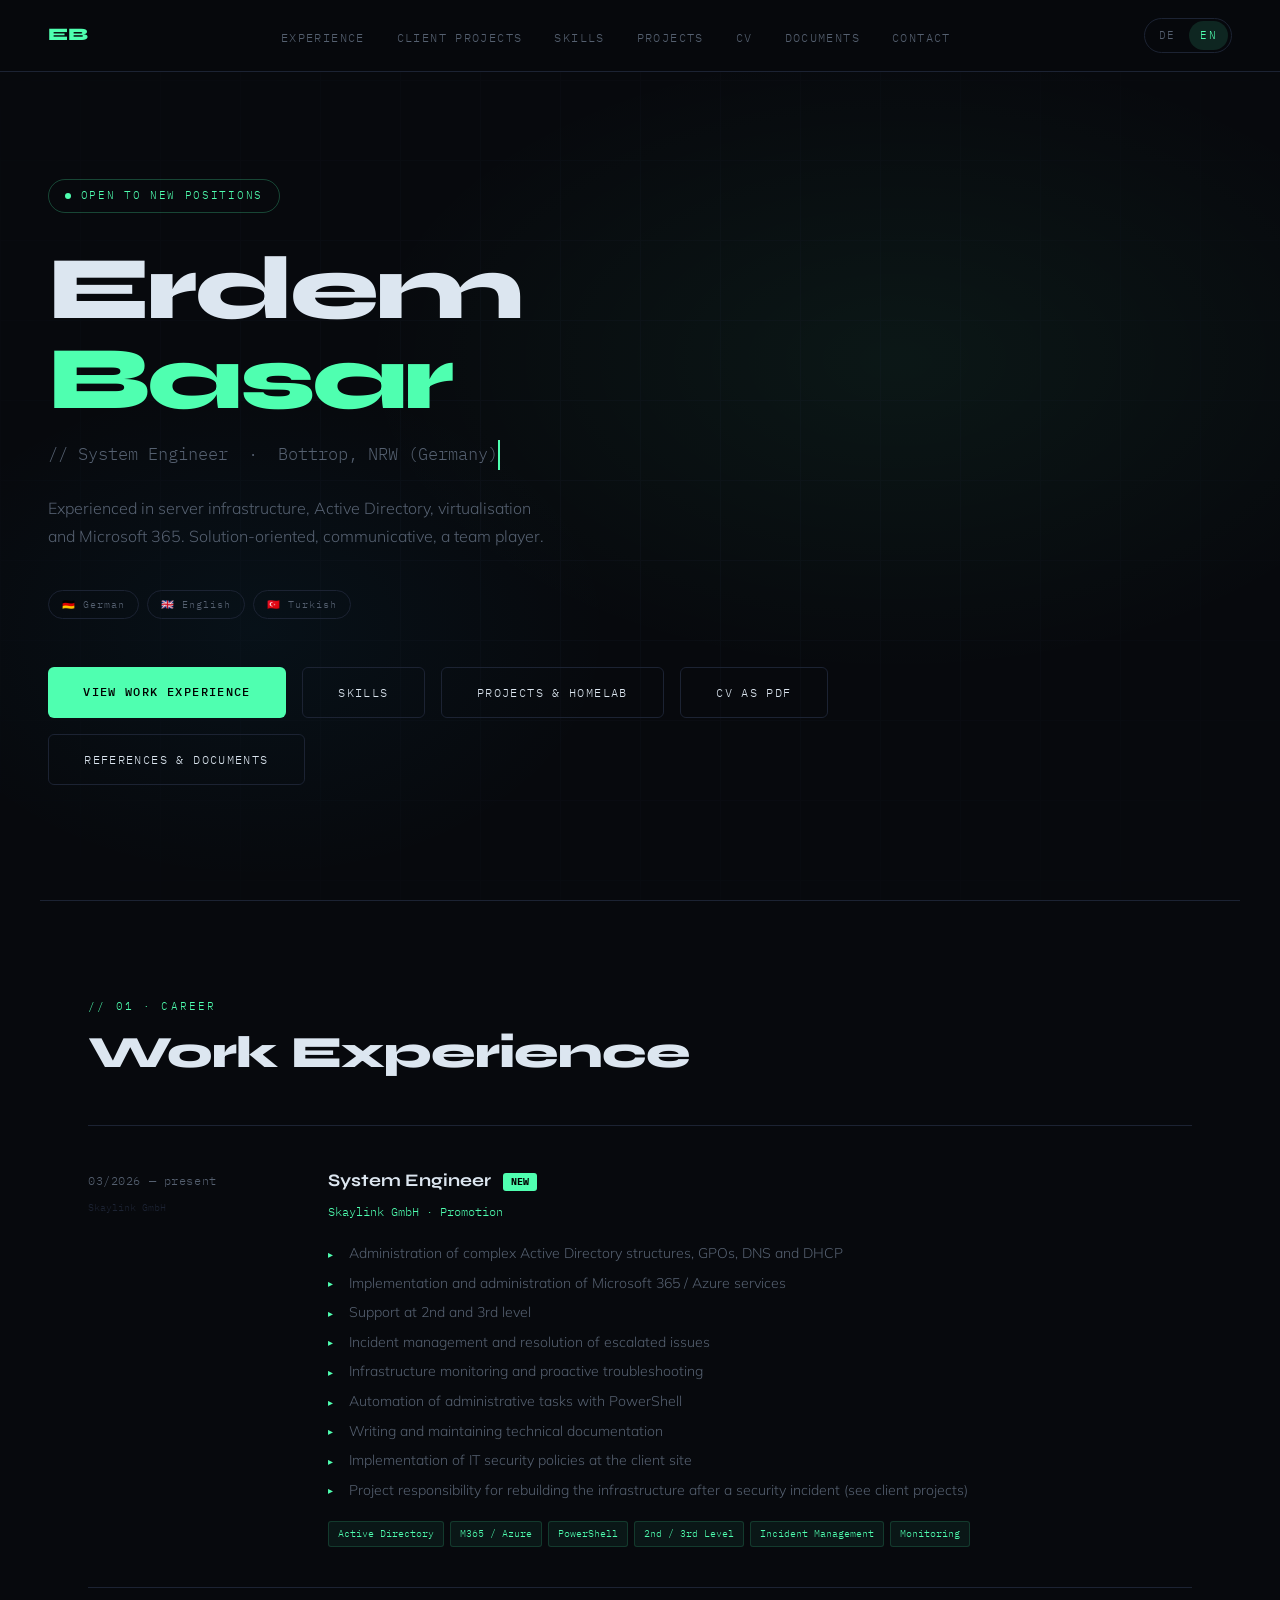
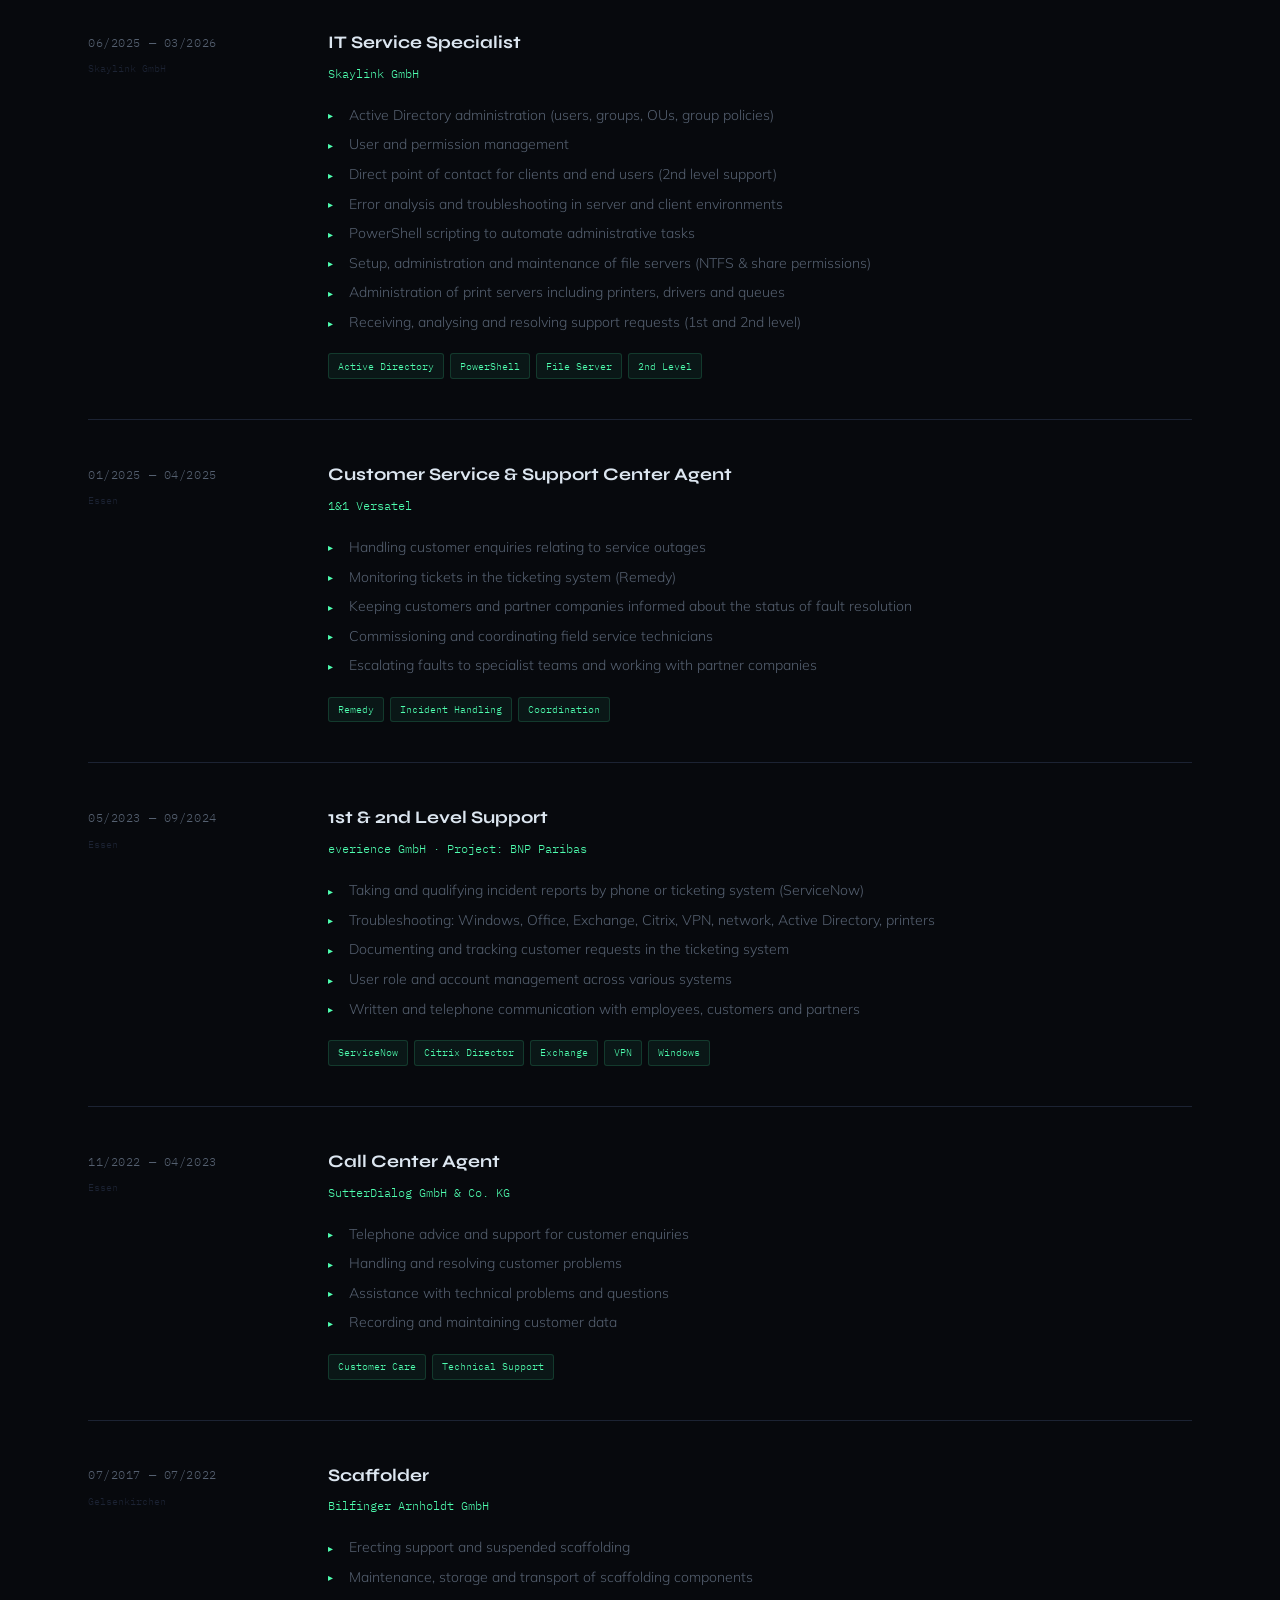
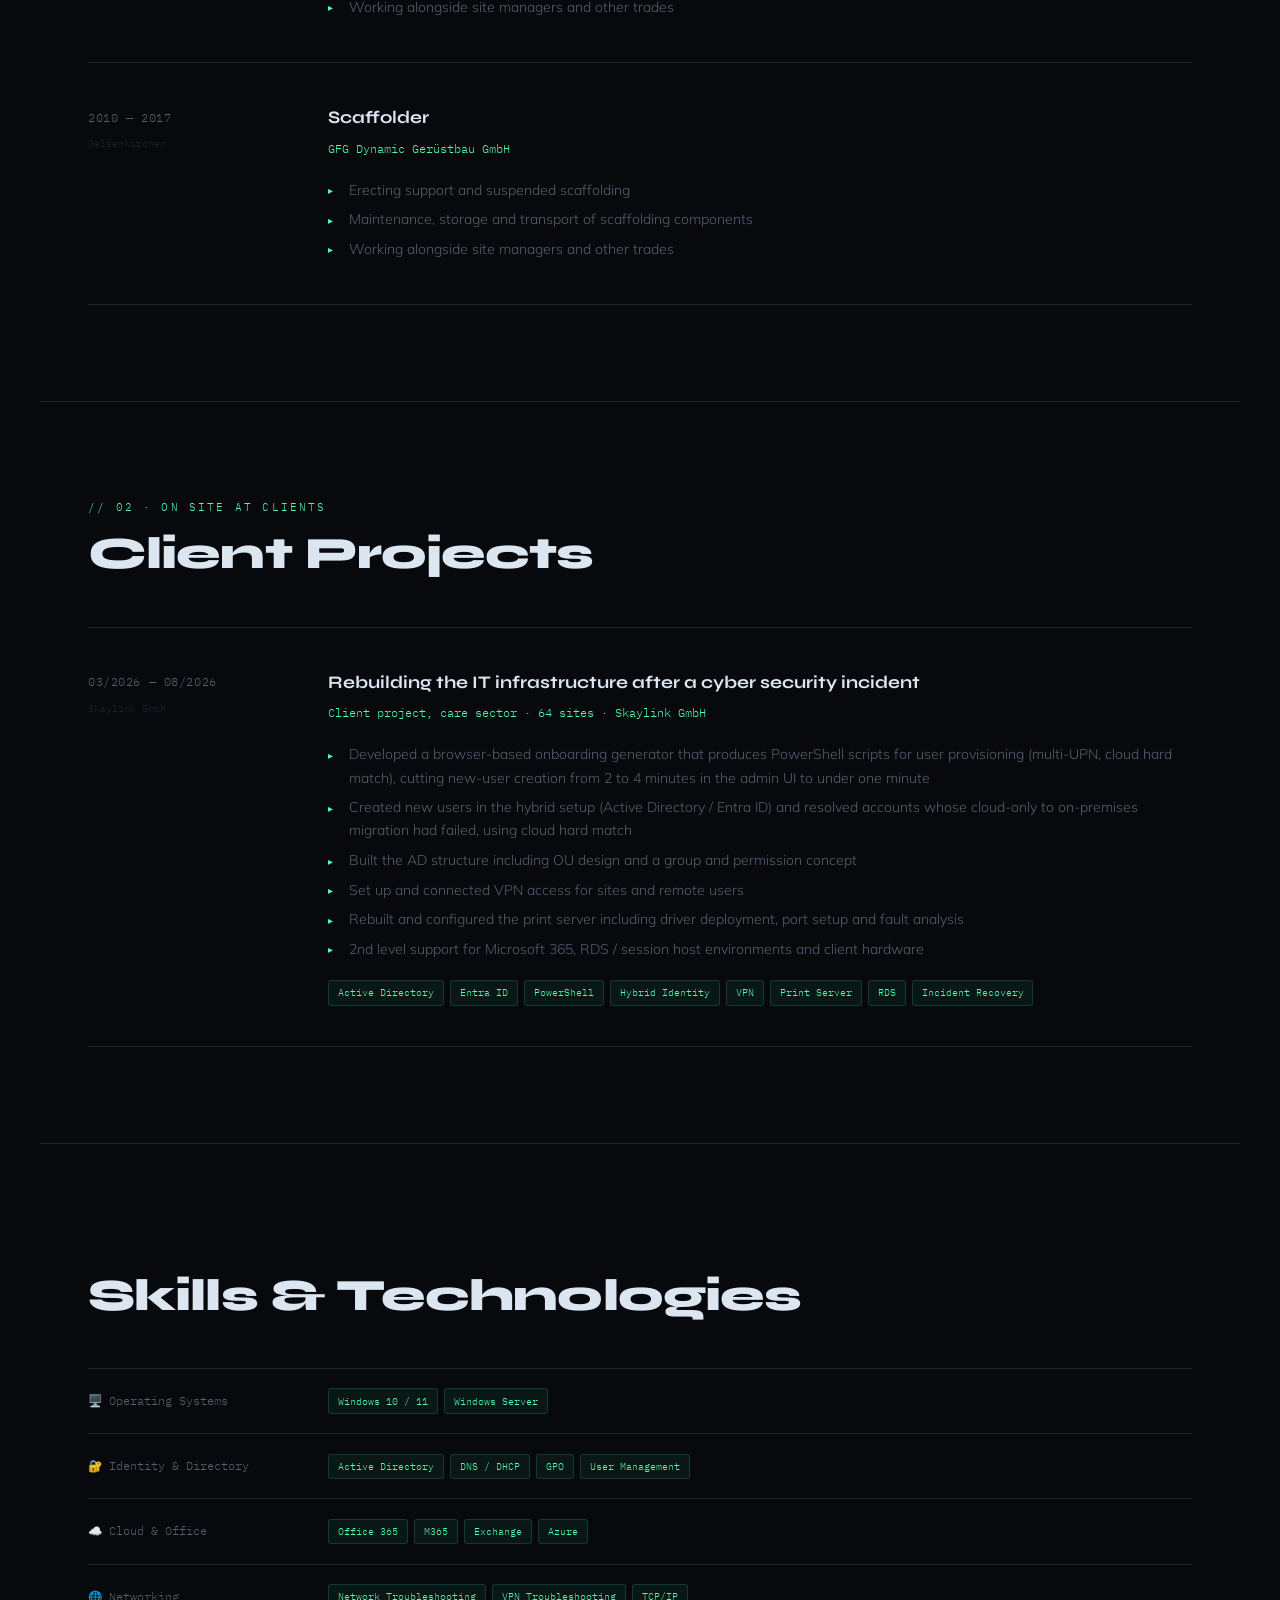
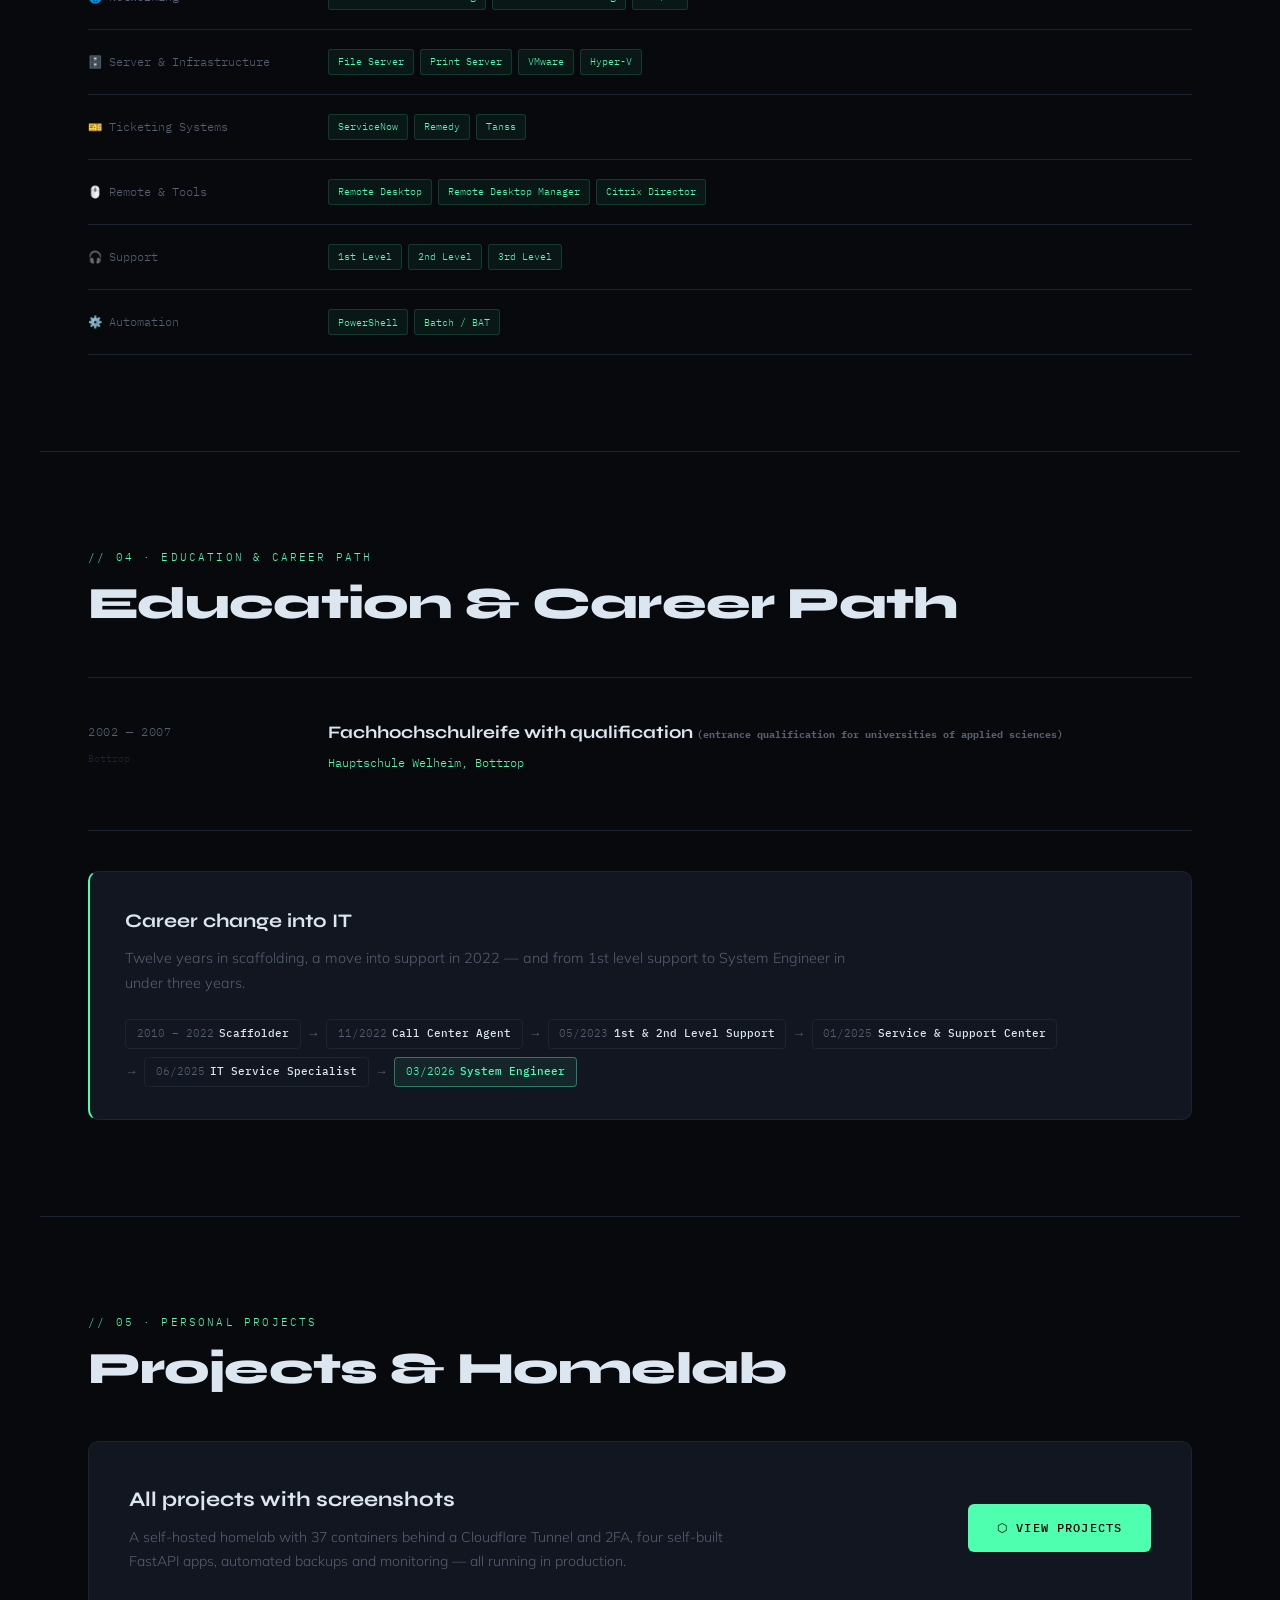
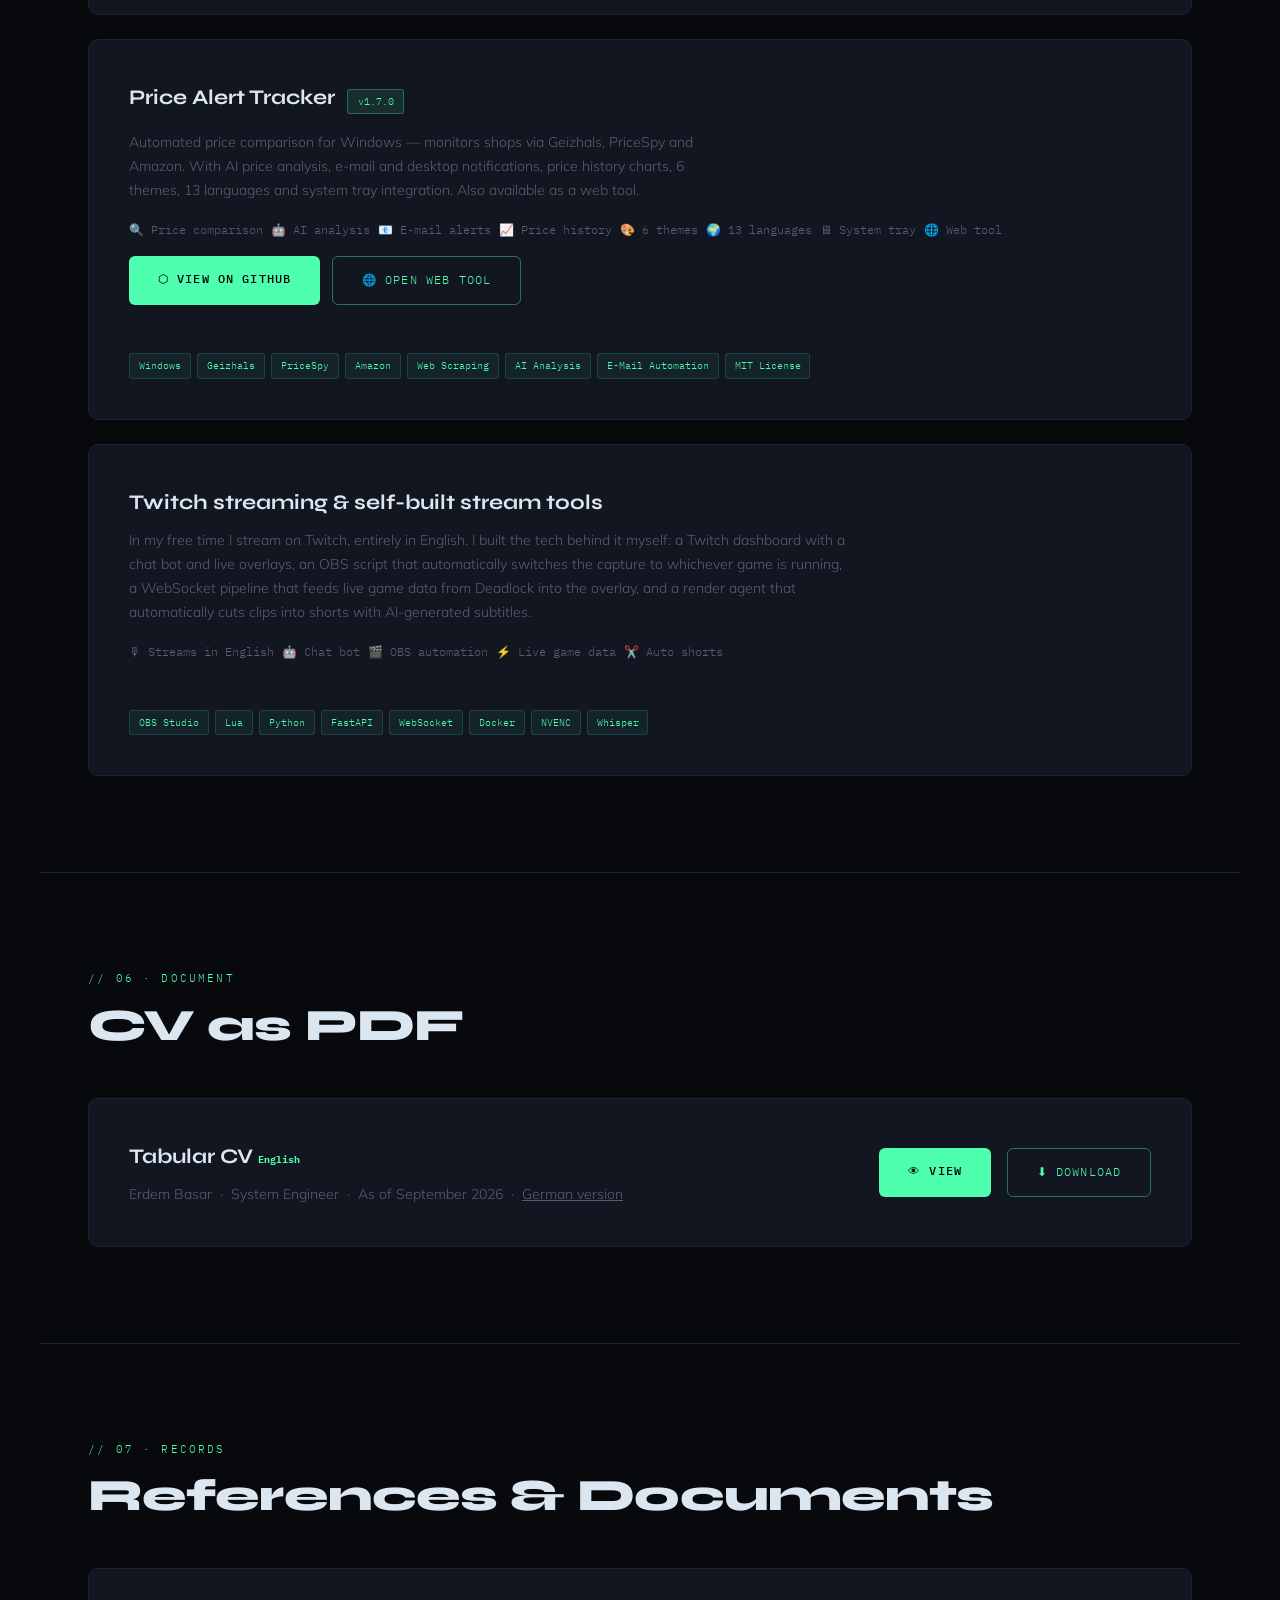
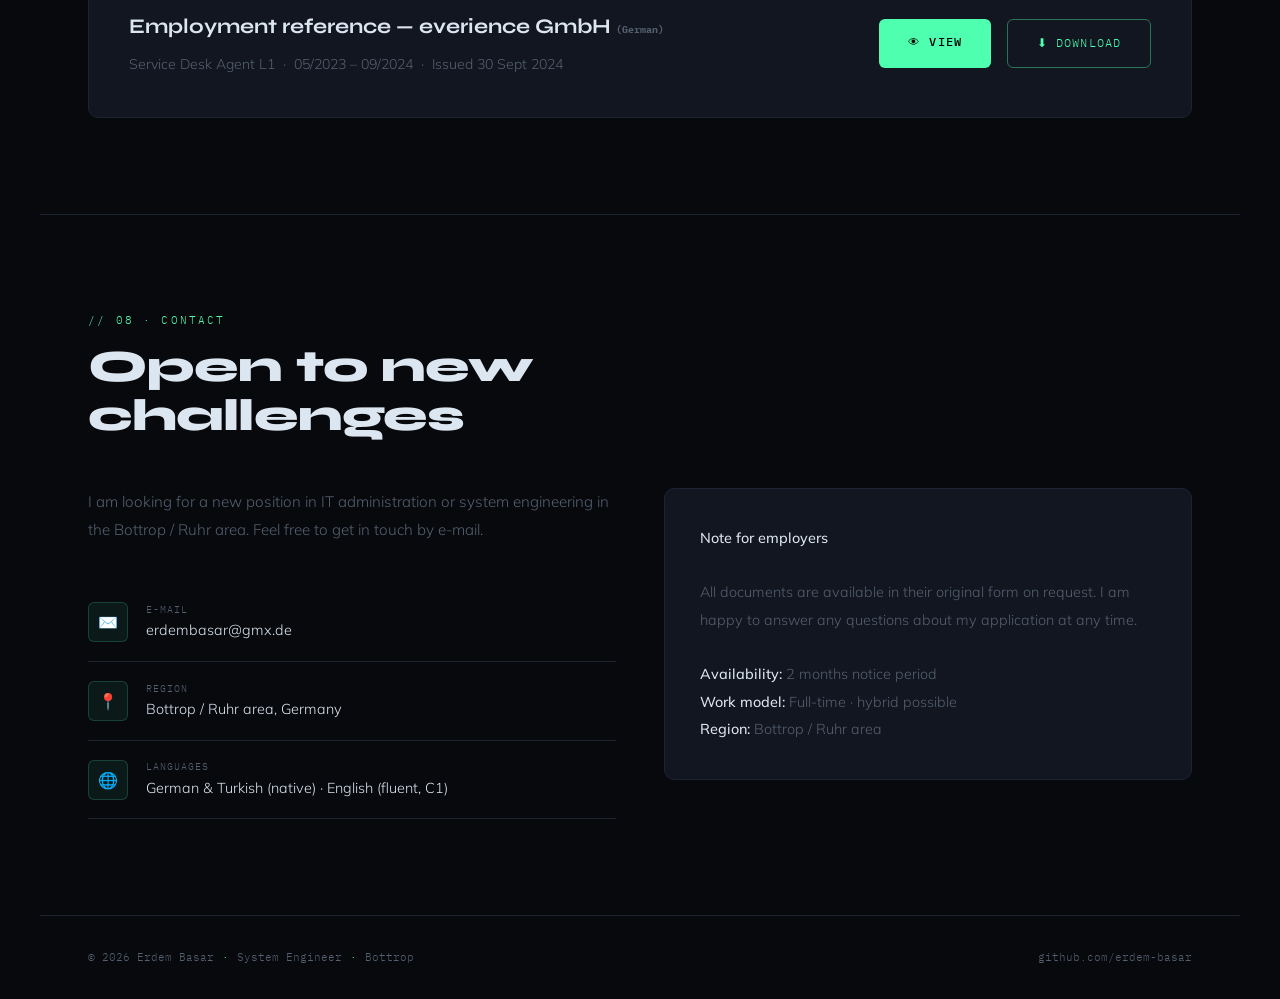
<file: en/index.html>
<!DOCTYPE html>
<html lang="en">
<head>
  <meta charset="UTF-8">
  <meta name="viewport" content="width=device-width, initial-scale=1.0">
  <title>Erdem Basar — System Engineer | IT Specialist</title>
  <meta name="description" content="Erdem Basar — System Engineer with experience in IT infrastructure, networking and systems administration. CV and portfolio.">
  <meta name="keywords" content="Erdem Basar, System Engineer, IT Specialist, System Administrator, Networking, CV, Resume">
  <meta name="author" content="Erdem Basar">
  <meta name="robots" content="index, follow">
  <link rel="canonical" href="https://erdembasar.de/en/">
  <link rel="alternate" hreflang="de" href="https://erdembasar.de/">
  <link rel="alternate" hreflang="en" href="https://erdembasar.de/en/">
  <link rel="alternate" hreflang="x-default" href="https://erdembasar.de/">
  <meta property="og:type" content="website">
  <meta property="og:title" content="Erdem Basar — System Engineer">
  <meta property="og:description" content="System Engineer with experience in IT infrastructure, networking and systems administration.">
  <meta property="og:url" content="https://erdembasar.de/en/">
  <meta property="og:locale" content="en_GB">
  <meta property="og:locale:alternate" content="de_DE">
  <meta name="twitter:card" content="summary">
  <meta name="twitter:title" content="Erdem Basar — System Engineer">
  <meta name="twitter:description" content="System Engineer with experience in IT infrastructure, networking and systems administration.">
  <script type="application/ld+json">
  {
    "@context": "https://schema.org",
    "@type": "Person",
    "name": "Erdem Basar",
    "jobTitle": "System Engineer",
    "url": "https://erdembasar.de",
    "sameAs": ["https://github.com/erdem-basar"]
  }
  </script>
  <link rel="icon" type="image/svg+xml" href="/favicon.svg">
  <link href="https://fonts.googleapis.com/css2?family=Syne:wght@400;600;700;800&family=IBM+Plex+Mono:wght@400;500&family=Mulish:wght@300;400;500&display=swap" rel="stylesheet">
  <style>
    *, *::before, *::after { box-sizing: border-box; margin: 0; padding: 0; }
    :root {
      --bg: #07090d; --surface: #0d1117; --card: #111620;
      --border: #1c2333; --accent: #4fffb0; --text: #dce6f0;
      --muted: #556070; --syne: 'Syne', sans-serif;
      --mono: 'IBM Plex Mono', monospace; --body: 'Mulish', sans-serif;
    }
    html { scroll-behavior: smooth; }
    body { background: var(--bg); color: var(--text); font-family: var(--body); font-weight: 300; line-height: 1.75; overflow-x: hidden; }

    nav { position: fixed; top: 0; left: 0; right: 0; z-index: 99; display: flex; align-items: center; justify-content: space-between; padding: 1.1rem 3rem; background: rgba(7,9,13,.94); backdrop-filter: blur(20px); border-bottom: 1px solid var(--border); }
    .logo { font-family: var(--syne); font-weight: 800; font-size: 1.1rem; color: var(--accent); text-decoration: none; }
    .nav-links { display: flex; gap: 2rem; list-style: none; }
    .nav-links a { font-family: var(--mono); font-size: .72rem; letter-spacing: .12em; text-transform: uppercase; color: var(--muted); text-decoration: none; transition: color .2s; }
    .nav-links a { position: relative; }
    .nav-links a::after { content: ''; position: absolute; bottom: -4px; left: 0; width: 0; height: 1px; background: var(--accent); transition: width .3s ease; }
    .nav-links a:hover { color: var(--accent); }
    .nav-links a:hover::after { width: 100%; }

    .hero { min-height: 100vh; display: flex; align-items: center; padding: 9rem 3rem 5rem; position: relative; overflow: hidden; }
    .hero-bg { position: absolute; inset: 0; z-index: 0; background: radial-gradient(ellipse 60% 50% at 70% 40%, rgba(78,255,176,.06) 0%, transparent 70%), radial-gradient(ellipse 40% 40% at 20% 70%, rgba(14,165,233,.05) 0%, transparent 70%); }
    .hero-lines { position: absolute; inset: 0; z-index: 0; background-image: linear-gradient(var(--border) 1px, transparent 1px), linear-gradient(90deg, var(--border) 1px, transparent 1px); background-size: 80px 80px; mask-image: radial-gradient(ellipse 70% 70% at 50% 50%, black 20%, transparent 100%); opacity: .2; }
    .hero-content { position: relative; z-index: 1; max-width: 820px; }
    .hero-badge { display: inline-flex; align-items: center; gap: .6rem; font-family: var(--mono); font-size: .7rem; letter-spacing: .15em; text-transform: uppercase; color: var(--accent); border: 1px solid rgba(78,255,176,.25); padding: .4rem 1rem; border-radius: 100px; margin-bottom: 2rem; animation: up .7s ease both; }
    .pulse { width: 6px; height: 6px; border-radius: 50%; background: var(--accent); animation: blink 2s infinite; }
    @keyframes blink { 0%,100%{opacity:1;} 50%{opacity:.3;} }
    .hero h1 { font-family: var(--syne); font-size: clamp(3rem, 7vw, 6rem); font-weight: 800; line-height: 1; letter-spacing: -.03em; margin-bottom: 1rem; animation: up .7s .1s ease both; }
    .hero h1 em { font-style: normal; color: var(--accent); }
    .hero-role { font-family: var(--mono); font-size: clamp(.9rem, 2vw, 1.05rem); color: var(--muted); margin-bottom: 1.5rem; animation: up .7s .2s ease both; }
    .hero-desc { font-size: 1rem; color: var(--muted); max-width: 500px; margin-bottom: 2.5rem; animation: up .7s .3s ease both; }
    .hero-langs { display: flex; gap: .5rem; margin-bottom: 3rem; animation: up .7s .35s ease both; }
    .lang-pill { font-family: var(--mono); font-size: .65rem; letter-spacing: .1em; padding: .3rem .8rem; border-radius: 100px; border: 1px solid var(--border); color: var(--muted); }
    .hero-btns { display: flex; gap: 1rem; flex-wrap: wrap; animation: up .7s .4s ease both; }
    .btn { font-family: var(--mono); font-size: .72rem; letter-spacing: .12em; text-transform: uppercase; padding: .9rem 2.2rem; border-radius: 6px; text-decoration: none; cursor: pointer; transition: all .2s; display: inline-block; }
    .btn-primary { background: var(--accent); color: #000; font-weight: 500; border: none; }
    .btn-primary:hover { background: #fff; box-shadow: 0 0 40px rgba(78,255,176,.3); }
    .btn-ghost { background: transparent; color: var(--text); border: 1px solid var(--border); }
    .btn-ghost:hover { border-color: var(--accent); color: var(--accent); }
    @keyframes up { from { opacity:0; transform:translateY(20px); } to { opacity:1; transform:translateY(0); } }
    @keyframes fadeUp { from { opacity:0; transform:translateY(40px); } to { opacity:1; transform:translateY(0); } }
    @keyframes fadeLeft { from { opacity:0; transform:translateX(-30px); } to { opacity:1; transform:translateX(0); } }
    @keyframes fadeRight { from { opacity:0; transform:translateX(30px); } to { opacity:1; transform:translateX(0); } }
    @keyframes scaleIn { from { opacity:0; transform:scale(.92); } to { opacity:1; transform:scale(1); } }
    @keyframes glow { 0%,100%{ box-shadow:0 0 20px rgba(78,255,176,.05); } 50%{ box-shadow:0 0 40px rgba(78,255,176,.12); } }
    @keyframes float { 0%,100%{ transform:translateY(0); } 50%{ transform:translateY(-8px); } }
    @keyframes shimmer { 0%{ background-position:-200% 0; } 100%{ background-position:200% 0; } }

    /* Scroll reveal */
    .reveal { opacity: 0; transform: translateY(40px); transition: opacity .7s ease, transform .7s ease; }
    .reveal.visible { opacity: 1; transform: translateY(0); }
    .reveal-left { opacity: 0; transform: translateX(-30px); transition: opacity .6s ease, transform .6s ease; }
    .reveal-left.visible { opacity: 1; transform: translateX(0); }
    .reveal-right { opacity: 0; transform: translateX(30px); transition: opacity .6s ease, transform .6s ease; }
    .reveal-right.visible { opacity: 1; transform: translateX(0); }
    .reveal-scale { opacity: 0; transform: scale(.92); transition: opacity .6s ease, transform .6s ease; }
    .reveal-scale.visible { opacity: 1; transform: scale(1); }

    .section { padding: 6rem 3rem; max-width: 1200px; margin: 0 auto; }
    .section-label { font-family: var(--mono); font-size: .68rem; letter-spacing: .2em; text-transform: uppercase; color: var(--accent); margin-bottom: .75rem; }
    .section-title { font-family: var(--syne); font-size: clamp(1.8rem, 4vw, 2.8rem); font-weight: 800; line-height: 1.1; margin-bottom: 3rem; letter-spacing: -.02em; }
    .divider { height: 1px; background: var(--border); max-width: 1200px; margin: 0 auto; }

    .timeline { display: flex; flex-direction: column; }
    .tl-item { display: grid; grid-template-columns: 200px 1fr; gap: 2.5rem; padding: 2.5rem 0; border-top: 1px solid var(--border); }
    .tl-item:last-child { border-bottom: 1px solid var(--border); }
    .tl-date { font-family: var(--mono); font-size: .72rem; color: var(--muted); letter-spacing: .05em; padding-top: .3rem; }
    .tl-loc { font-family: var(--mono); font-size: .65rem; color: var(--border); margin-top: .4rem; }
    .tl-role { font-family: var(--syne); font-size: 1.1rem; font-weight: 700; margin-bottom: .25rem; }
    .tl-employer { font-family: var(--mono); font-size: .78rem; color: var(--accent); margin-bottom: 1rem; }
    .tl-list { list-style: none; }
    .tl-list li { font-size: .88rem; color: var(--muted); padding: .2rem 0 .2rem 1.3rem; position: relative; line-height: 1.65; }
    .tl-list li::before { content: '▸'; position: absolute; left: 0; color: var(--accent); font-size: .65rem; top: .42rem; }
    .tl-tags { display: flex; flex-wrap: wrap; gap: .4rem; margin-top: 1rem; }
    .tl-item { transition: transform .3s ease, border-color .3s ease; }
    .tl-item:hover { transform: translateX(6px); border-top-color: rgba(78,255,176,.3); }
    .tl-tag { font-family: var(--mono); font-size: .62rem; padding: .2rem .55rem; border-radius: 3px; background: rgba(78,255,176,.06); border: 1px solid rgba(78,255,176,.15); color: var(--accent); transition: all .25s ease; }
    .tl-tag:hover { background: rgba(78,255,176,.15); border-color: var(--accent); transform: translateY(-2px); }

    .skill-row { display: grid; grid-template-columns: 200px 1fr; gap: 2.5rem; padding: 1.2rem 0; border-top: 1px solid var(--border); align-items: center; }
    .skill-row:last-child { border-bottom: 1px solid var(--border); }
    .skill-row { transition: transform .3s ease, background .3s ease; }
    .skill-row:hover { transform: translateX(6px); background: rgba(78,255,176,.02); }
    .skill-row-label { font-family: var(--mono); font-size: .72rem; color: var(--muted); display: flex; align-items: center; gap: .5rem; }
    .skill-row-tags { display: flex; flex-wrap: wrap; gap: .4rem; }

    .career-card { margin-top: 2.5rem; background: var(--card); border: 1px solid var(--border); border-left: 2px solid var(--accent); border-radius: 10px; padding: 2rem 2.2rem; }
    .career-card h3 { font-family: var(--syne); font-weight: 700; font-size: 1.2rem; margin-bottom: .5rem; }
    .career-card p { font-size: .9rem; color: var(--muted); max-width: 720px; }
    .career-path { list-style: none; display: flex; flex-wrap: wrap; align-items: center; gap: .5rem .4rem; margin-top: 1.4rem; }
    .career-path li { display: flex; align-items: center; gap: .4rem; }
    .career-path li + li::before { content: '→'; color: var(--muted); font-size: .8rem; }
    .career-step { font-family: var(--mono); font-size: .66rem; padding: .3rem .65rem; border-radius: 4px; border: 1px solid var(--border); color: var(--muted); white-space: nowrap; }
    .career-step b { color: var(--text); font-weight: 500; margin-left: .35rem; }
    .career-step.now { border-color: rgba(78,255,176,.4); background: rgba(78,255,176,.07); color: var(--accent); }
    .career-step.now b { color: var(--accent); }

    .pdf-box { background: var(--card); border: 1px solid var(--border); border-radius: 10px; padding: 2.5rem; display: flex; align-items: center; justify-content: space-between; flex-wrap: wrap; gap: 1.5rem; transition: border-color .3s ease, box-shadow .3s ease, transform .3s ease; }
    .pdf-box:hover { border-color: rgba(78,255,176,.25); box-shadow: 0 8px 30px rgba(78,255,176,.06); transform: translateY(-3px); }
    .pdf-box h3 { font-family: var(--syne); font-weight: 700; font-size: 1.3rem; margin-bottom: .4rem; }
    .pdf-box p { font-size: .88rem; color: var(--muted); }
    .pdf-btns { display: flex; gap: 1rem; flex-wrap: wrap; }
    .pdf-btn-view { font-family: var(--mono); font-size: .72rem; letter-spacing: .1em; text-transform: uppercase; padding: .85rem 1.8rem; background: var(--accent); color: #000; font-weight: 500; border-radius: 6px; text-decoration: none; transition: all .2s; }
    .pdf-btn-view:hover { background: #fff; }
    .pdf-btn-dl { font-family: var(--mono); font-size: .72rem; letter-spacing: .1em; text-transform: uppercase; padding: .85rem 1.8rem; background: transparent; color: var(--accent); border: 1px solid rgba(78,255,176,.4); border-radius: 6px; text-decoration: none; transition: all .2s; }
    .pdf-btn-dl:hover { background: rgba(78,255,176,.08); }

    .contact-wrap { display: grid; grid-template-columns: 1fr 1fr; gap: 3rem; align-items: start; }
    .contact-intro { font-size: .95rem; color: var(--muted); margin-bottom: 2.5rem; line-height: 1.8; }
    .contact-row { display: flex; align-items: center; gap: 1.1rem; padding: 1.1rem 0; border-bottom: 1px solid var(--border); }
    .contact-icon { width: 40px; height: 40px; flex-shrink: 0; background: rgba(78,255,176,.07); border: 1px solid rgba(78,255,176,.18); border-radius: 6px; display: flex; align-items: center; justify-content: center; font-size: 1rem; transition: transform .3s ease, background .3s ease; }
    .contact-row:hover .contact-icon { transform: scale(1.1); background: rgba(78,255,176,.14); }
    .contact-lbl { font-family: var(--mono); font-size: .62rem; color: var(--muted); letter-spacing: .1em; text-transform: uppercase; }
    .contact-val { font-size: .9rem; color: var(--text); }
    .contact-card { background: var(--card); border: 1px solid var(--border); border-radius: 10px; padding: 2.2rem; font-size: .9rem; color: var(--muted); line-height: 1.9; transition: border-color .3s ease, box-shadow .3s ease; animation: glow 4s ease-in-out infinite; }
    .contact-card:hover { border-color: rgba(78,255,176,.25); }
    .contact-card strong { color: var(--text); font-weight: 500; }

    footer { border-top: 1px solid var(--border); padding: 2rem 3rem; display: flex; align-items: center; justify-content: space-between; max-width: 1200px; margin: 0 auto; }
    footer p { font-family: var(--mono); font-size: .68rem; color: var(--muted); }
    .dot { color: var(--accent); margin: 0 .5rem; }

    @media (max-width: 768px) {
      nav { padding: 1rem 1.5rem; } .nav-links { display: none; }
      .hero { padding: 7rem 1.5rem 4rem; }
      .section { padding: 4rem 1.5rem; }
      .tl-item, .skill-row { grid-template-columns: 1fr; gap: .5rem; }
      .contact-wrap { grid-template-columns: 1fr; }
      .pdf-box { flex-direction: column; }
      footer { flex-direction: column; gap: .5rem; text-align: center; padding: 1.5rem; }
    }
    .lang-switch { display: flex; align-items: center; gap: .15rem; border: 1px solid var(--border); border-radius: 100px; padding: .18rem; flex-shrink: 0; }
    .lang-switch a { font-family: var(--mono); font-size: .66rem; letter-spacing: .1em; text-decoration: none; color: var(--muted); padding: .3rem .72rem; border-radius: 100px; transition: color .2s, background .2s; }
    .lang-switch a:hover { color: var(--accent); }
    .lang-switch a[aria-current="true"] { background: rgba(78,255,176,.12); color: var(--accent); }
  </style>
</head>

<body>

<nav>
  <a href="/en/" class="logo">EB</a>
  <ul class="nav-links">
    <li><a href="#experience">Experience</a></li>
    <li><a href="#client-projects">Client Projects</a></li>
    <li><a href="#skills">Skills</a></li>
    <li><a href="/en/projects/">Projects</a></li>
    <li><a href="#cv">CV</a></li>
    <li><a href="#documents">Documents</a></li>
    <li><a href="#contact">Contact</a></li>
  </ul>
  <div class="lang-switch" role="group" aria-label="Sprache / Language">
    <a href="/" hreflang="de" lang="de">DE</a>
    <a href="/en/" hreflang="en" lang="en" aria-current="true">EN</a>
  </div>
</nav>

<section class="hero" style="max-width:100%;">
  <div class="hero-bg"></div>
  <div class="hero-lines"></div>
  <div class="hero-content">
    <div class="hero-badge"><span class="pulse"></span> Open to new positions</div>
    <h1>Erdem<br><em>Basar</em></h1>
    <div class="hero-role">// System Engineer &nbsp;·&nbsp; Bottrop, NRW (Germany)</div>
    <p class="hero-desc">Experienced in server infrastructure, Active Directory, virtualisation and Microsoft 365. Solution-oriented, communicative, a team player.</p>
    <div class="hero-langs">
      <span class="lang-pill">🇩🇪 German</span>
      <span class="lang-pill">🇬🇧 English</span>
      <span class="lang-pill">🇹🇷 Turkish</span>
    </div>
    <div class="hero-btns">
      <a href="#experience" class="btn btn-primary">View work experience</a>
      <a href="#skills" class="btn btn-ghost">Skills</a>
      <a href="/en/projects/" class="btn btn-ghost">Projects &amp; homelab</a>
      <a href="#cv" class="btn btn-ghost">CV as PDF</a>
      <a href="#documents" class="btn btn-ghost">References &amp; documents</a>
    </div>
  </div>
</section>

<div class="divider"></div>

<!-- WORK EXPERIENCE -->
<div class="section" id="experience">
  <div class="section-label reveal">// 01 · Career</div>
  <h2 class="section-title reveal">Work Experience</h2>
  <div class="timeline">

    <div class="tl-item reveal">
      <div><div class="tl-date">03/2026 — present</div><div class="tl-loc">Skaylink GmbH</div></div>
      <div>
        <div class="tl-role">System Engineer <span style="font-family:var(--mono);font-size:.62rem;color:#000;background:var(--accent);padding:.15rem .5rem;border-radius:3px;margin-left:.5rem;vertical-align:middle;">NEW</span></div>
        <div class="tl-employer">Skaylink GmbH · Promotion</div>
        <ul class="tl-list">
          <li>Administration of complex Active Directory structures, GPOs, DNS and DHCP</li>
          <li>Implementation and administration of Microsoft 365 / Azure services</li>
          <li>Support at 2nd and 3rd level</li>
          <li>Incident management and resolution of escalated issues</li>
          <li>Infrastructure monitoring and proactive troubleshooting</li>
          <li>Automation of administrative tasks with PowerShell</li>
          <li>Writing and maintaining technical documentation</li>
          <li>Implementation of IT security policies at the client site</li>
          <li>Project responsibility for rebuilding the infrastructure after a security incident (see client projects)</li>
        </ul>
        <div class="tl-tags"><span class="tl-tag">Active Directory</span><span class="tl-tag">M365 / Azure</span><span class="tl-tag">PowerShell</span><span class="tl-tag">2nd / 3rd Level</span><span class="tl-tag">Incident Management</span><span class="tl-tag">Monitoring</span></div>
      </div>
    </div>

    <div class="tl-item reveal">
      <div><div class="tl-date">06/2025 — 03/2026</div><div class="tl-loc">Skaylink GmbH</div></div>
      <div>
        <div class="tl-role">IT Service Specialist</div>
        <div class="tl-employer">Skaylink GmbH</div>
        <ul class="tl-list">
          <li>Active Directory administration (users, groups, OUs, group policies)</li>
          <li>User and permission management</li>
          <li>Direct point of contact for clients and end users (2nd level support)</li>
          <li>Error analysis and troubleshooting in server and client environments</li>
          <li>PowerShell scripting to automate administrative tasks</li>
          <li>Setup, administration and maintenance of file servers (NTFS &amp; share permissions)</li>
          <li>Administration of print servers including printers, drivers and queues</li>
          <li>Receiving, analysing and resolving support requests (1st and 2nd level)</li>
        </ul>
        <div class="tl-tags"><span class="tl-tag">Active Directory</span><span class="tl-tag">PowerShell</span><span class="tl-tag">File Server</span><span class="tl-tag">2nd Level</span></div>
      </div>
    </div>

    <div class="tl-item reveal">
      <div><div class="tl-date">01/2025 — 04/2025</div><div class="tl-loc">Essen</div></div>
      <div>
        <div class="tl-role">Customer Service &amp; Support Center Agent</div>
        <div class="tl-employer">1&amp;1 Versatel</div>
        <ul class="tl-list">
          <li>Handling customer enquiries relating to service outages</li>
          <li>Monitoring tickets in the ticketing system (Remedy)</li>
          <li>Keeping customers and partner companies informed about the status of fault resolution</li>
          <li>Commissioning and coordinating field service technicians</li>
          <li>Escalating faults to specialist teams and working with partner companies</li>
        </ul>
        <div class="tl-tags"><span class="tl-tag">Remedy</span><span class="tl-tag">Incident Handling</span><span class="tl-tag">Coordination</span></div>
      </div>
    </div>

    <div class="tl-item reveal">
      <div><div class="tl-date">05/2023 — 09/2024</div><div class="tl-loc">Essen</div></div>
      <div>
        <div class="tl-role">1st &amp; 2nd Level Support</div>
        <div class="tl-employer">everience GmbH · Project: BNP Paribas</div>
        <ul class="tl-list">
          <li>Taking and qualifying incident reports by phone or ticketing system (ServiceNow)</li>
          <li>Troubleshooting: Windows, Office, Exchange, Citrix, VPN, network, Active Directory, printers</li>
          <li>Documenting and tracking customer requests in the ticketing system</li>
          <li>User role and account management across various systems</li>
          <li>Written and telephone communication with employees, customers and partners</li>
        </ul>
        <div class="tl-tags"><span class="tl-tag">ServiceNow</span><span class="tl-tag">Citrix Director</span><span class="tl-tag">Exchange</span><span class="tl-tag">VPN</span><span class="tl-tag">Windows</span></div>
      </div>
    </div>

    <div class="tl-item reveal">
      <div><div class="tl-date">11/2022 — 04/2023</div><div class="tl-loc">Essen</div></div>
      <div>
        <div class="tl-role">Call Center Agent</div>
        <div class="tl-employer">SutterDialog GmbH &amp; Co. KG</div>
        <ul class="tl-list">
          <li>Telephone advice and support for customer enquiries</li>
          <li>Handling and resolving customer problems</li>
          <li>Assistance with technical problems and questions</li>
          <li>Recording and maintaining customer data</li>
        </ul>
        <div class="tl-tags"><span class="tl-tag">Customer Care</span><span class="tl-tag">Technical Support</span></div>
      </div>
    </div>

    <div class="tl-item reveal">
      <div><div class="tl-date">07/2017 — 07/2022</div><div class="tl-loc">Gelsenkirchen</div></div>
      <div>
        <div class="tl-role">Scaffolder</div>
        <div class="tl-employer">Bilfinger Arnholdt GmbH</div>
        <ul class="tl-list">
          <li>Erecting support and suspended scaffolding</li>
          <li>Maintenance, storage and transport of scaffolding components</li>
          <li>Working alongside site managers and other trades</li>
        </ul>
      </div>
    </div>

    <div class="tl-item reveal">
      <div><div class="tl-date">2010 — 2017</div><div class="tl-loc">Gelsenkirchen</div></div>
      <div>
        <div class="tl-role">Scaffolder</div>
        <div class="tl-employer">GFG Dynamic Gerüstbau GmbH</div>
        <ul class="tl-list">
          <li>Erecting support and suspended scaffolding</li>
          <li>Maintenance, storage and transport of scaffolding components</li>
          <li>Working alongside site managers and other trades</li>
        </ul>
      </div>
    </div>

  </div>
</div>

<div class="divider"></div>

<!-- CLIENT PROJECTS -->
<div class="section" id="client-projects">
  <div class="section-label reveal">// 02 · On site at clients</div>
  <h2 class="section-title reveal">Client Projects</h2>
  <div class="timeline">

    <div class="tl-item reveal">
      <div><div class="tl-date">03/2026 — 08/2026</div><div class="tl-loc">Skaylink GmbH</div></div>
      <div>
        <div class="tl-role">Rebuilding the IT infrastructure after a cyber security incident</div>
        <div class="tl-employer">Client project, care sector · 64 sites · Skaylink GmbH</div>
        <ul class="tl-list">
          <li>Developed a browser-based onboarding generator that produces PowerShell scripts for user provisioning (multi-UPN, cloud hard match), cutting new-user creation from 2 to 4 minutes in the admin UI to under one minute</li>
          <li>Created new users in the hybrid setup (Active Directory / Entra ID) and resolved accounts whose cloud-only to on-premises migration had failed, using cloud hard match</li>
          <li>Built the AD structure including OU design and a group and permission concept</li>
          <li>Set up and connected VPN access for sites and remote users</li>
          <li>Rebuilt and configured the print server including driver deployment, port setup and fault analysis</li>
          <li>2nd level support for Microsoft 365, RDS / session host environments and client hardware</li>
        </ul>
        <div class="tl-tags"><span class="tl-tag">Active Directory</span><span class="tl-tag">Entra ID</span><span class="tl-tag">PowerShell</span><span class="tl-tag">Hybrid Identity</span><span class="tl-tag">VPN</span><span class="tl-tag">Print Server</span><span class="tl-tag">RDS</span><span class="tl-tag">Incident Recovery</span></div>
      </div>
    </div>

  </div>
</div>

<div class="divider"></div>

<!-- SKILLS -->
<div class="section" id="skills">
  <div class="section-label reveal">// 03 · Expertise</div>
  <h2 class="section-title reveal">Skills &amp; Technologies</h2>
  <div class="timeline">

    <div class="skill-row reveal">
      <div class="skill-row-label">🖥️ Operating Systems</div>
      <div class="skill-row-tags"><span class="tl-tag">Windows 10 / 11</span><span class="tl-tag">Windows Server</span></div>
    </div>

    <div class="skill-row reveal">
      <div class="skill-row-label">🔐 Identity &amp; Directory</div>
      <div class="skill-row-tags"><span class="tl-tag">Active Directory</span><span class="tl-tag">DNS / DHCP</span><span class="tl-tag">GPO</span><span class="tl-tag">User Management</span></div>
    </div>

    <div class="skill-row reveal">
      <div class="skill-row-label">☁️ Cloud &amp; Office</div>
      <div class="skill-row-tags"><span class="tl-tag">Office 365</span><span class="tl-tag">M365</span><span class="tl-tag">Exchange</span><span class="tl-tag">Azure</span></div>
    </div>

    <div class="skill-row reveal">
      <div class="skill-row-label">🌐 Networking</div>
      <div class="skill-row-tags"><span class="tl-tag">Network Troubleshooting</span><span class="tl-tag">VPN Troubleshooting</span><span class="tl-tag">TCP/IP</span></div>
    </div>

    <div class="skill-row reveal">
      <div class="skill-row-label">🗄️ Server &amp; Infrastructure</div>
      <div class="skill-row-tags"><span class="tl-tag">File Server</span><span class="tl-tag">Print Server</span><span class="tl-tag">VMware</span><span class="tl-tag">Hyper-V</span></div>
    </div>

    <div class="skill-row reveal">
      <div class="skill-row-label">🎫 Ticketing Systems</div>
      <div class="skill-row-tags"><span class="tl-tag">ServiceNow</span><span class="tl-tag">Remedy</span><span class="tl-tag">Tanss</span></div>
    </div>

    <div class="skill-row reveal">
      <div class="skill-row-label">🖱️ Remote &amp; Tools</div>
      <div class="skill-row-tags"><span class="tl-tag">Remote Desktop</span><span class="tl-tag">Remote Desktop Manager</span><span class="tl-tag">Citrix Director</span></div>
    </div>

    <div class="skill-row reveal">
      <div class="skill-row-label">🎧 Support</div>
      <div class="skill-row-tags"><span class="tl-tag">1st Level</span><span class="tl-tag">2nd Level</span><span class="tl-tag">3rd Level</span></div>
    </div>

    <div class="skill-row reveal">
      <div class="skill-row-label">⚙️ Automation</div>
      <div class="skill-row-tags"><span class="tl-tag">PowerShell</span><span class="tl-tag">Batch / BAT</span></div>
    </div>

  </div>
</div>

<div class="divider"></div>

<!-- EDUCATION & CAREER PATH -->
<div class="section">
  <div class="section-label reveal">// 04 · Education &amp; career path</div>
  <h2 class="section-title reveal">Education &amp; Career Path</h2>
  <div class="tl-item" style="border-top:1px solid var(--border);border-bottom:1px solid var(--border);">
    <div><div class="tl-date">2002 — 2007</div><div class="tl-loc">Bottrop</div></div>
    <div>
      <div class="tl-role">Fachhochschulreife with qualification <span style="font-family:var(--mono);font-size:.62rem;color:var(--muted);">(entrance qualification for universities of applied sciences)</span></div>
      <div class="tl-employer">Hauptschule Welheim, Bottrop</div>
    </div>
  </div>
  <div class="career-card reveal">
    <h3>Career change into IT</h3>
    <p>Twelve years in scaffolding, a move into support in 2022 — and from 1st level support to System Engineer in under three years.</p>
    <ol class="career-path" aria-label="Career path">
      <li><span class="career-step">2010 – 2022<b>Scaffolder</b></span></li>
      <li><span class="career-step">11/2022<b>Call Center Agent</b></span></li>
      <li><span class="career-step">05/2023<b>1st &amp; 2nd Level Support</b></span></li>
      <li><span class="career-step">01/2025<b>Service &amp; Support Center</b></span></li>
      <li><span class="career-step">06/2025<b>IT Service Specialist</b></span></li>
      <li><span class="career-step now">03/2026<b>System Engineer</b></span></li>
    </ol>
  </div>
</div>

<div class="divider"></div>

<!-- PROJECTS -->
<div class="section" id="projects">
  <div class="section-label reveal">// 05 · Personal projects</div>
  <h2 class="section-title reveal">Projects &amp; Homelab</h2>
  <div class="pdf-box reveal-scale" style="margin-bottom:1.5rem;">
    <div>
      <h3>All projects with screenshots</h3>
      <p style="max-width:600px;">A self-hosted homelab with 37 containers behind a Cloudflare Tunnel and 2FA, four self-built FastAPI apps, automated backups and monitoring — all running in production.</p>
    </div>
    <div class="pdf-btns">
      <a href="/en/projects/" class="pdf-btn-view">⬡ View projects</a>
    </div>
  </div>
  <div class="pdf-box reveal-scale" style="flex-direction:column; align-items:flex-start; gap:2rem;">
    <div style="display:flex; justify-content:space-between; align-items:flex-start; width:100%; flex-wrap:wrap; gap:1rem;">
      <div>
        <div style="display:flex; align-items:center; gap:.75rem; margin-bottom:.5rem;">
          <h3 style="font-family:var(--syne); font-size:1.3rem; font-weight:700;">Price Alert Tracker</h3>
          <span style="font-family:var(--mono); font-size:.62rem; background:rgba(78,255,176,.1); border:1px solid rgba(78,255,176,.3); color:var(--accent); padding:.2rem .6rem; border-radius:3px;">v1.7.0</span>
        </div>
        <p style="font-size:.88rem; color:var(--muted); max-width:600px; line-height:1.7; margin-bottom:1rem;">Automated price comparison for Windows — monitors shops via Geizhals, PriceSpy and Amazon. With AI price analysis, e-mail and desktop notifications, price history charts, 6 themes, 13 languages and system tray integration. Also available as a web tool.</p>
        <div style="display:flex; flex-wrap:wrap; gap:.5rem; font-size:.75rem; color:var(--muted); font-family:var(--mono);">
          <span>🔍 Price comparison</span>
          <span>🤖 AI analysis</span>
          <span>📧 E-mail alerts</span>
          <span>📈 Price history</span>
          <span>🎨 6 themes</span>
          <span>🌍 13 languages</span>
          <span>🖥 System tray</span>
          <span>🌐 Web tool</span>
        </div>
      </div>
      <div style="display:flex; gap:.75rem; flex-wrap:wrap;">
        <a href="https://github.com/erdem-basar/price-alert-tracker" target="_blank" class="pdf-btn-view" style="white-space:nowrap;">⬡ View on GitHub</a>
        <a href="https://preisalarm.erdembasar.de" target="_blank" class="pdf-btn-dl" style="white-space:nowrap;">🌐 Open web tool</a>
      </div>
    </div>
    <div class="tl-tags">
      <span class="tl-tag">Windows</span>
      <span class="tl-tag">Geizhals</span>
      <span class="tl-tag">PriceSpy</span>
      <span class="tl-tag">Amazon</span>
      <span class="tl-tag">Web Scraping</span>
      <span class="tl-tag">AI Analysis</span>
      <span class="tl-tag">E-Mail Automation</span>
      <span class="tl-tag">MIT License</span>
    </div>
  </div>
  <div class="pdf-box reveal-scale" style="flex-direction:column; align-items:flex-start; gap:2rem; margin-top:1.5rem;">
    <div>
      <h3 style="font-family:var(--syne); font-size:1.3rem; font-weight:700; margin-bottom:.5rem;">Twitch streaming &amp; self-built stream tools</h3>
      <p style="font-size:.88rem; color:var(--muted); max-width:720px; line-height:1.7; margin-bottom:1rem;">In my free time I stream on Twitch, entirely in English. I built the tech behind it myself: a Twitch dashboard with a chat bot and live overlays, an OBS script that automatically switches the capture to whichever game is running, a WebSocket pipeline that feeds live game data from Deadlock into the overlay, and a render agent that automatically cuts clips into shorts with AI-generated subtitles.</p>
      <div style="display:flex; flex-wrap:wrap; gap:.5rem; font-size:.75rem; color:var(--muted); font-family:var(--mono);">
        <span>🎙 Streams in English</span>
        <span>🤖 Chat bot</span>
        <span>🎬 OBS automation</span>
        <span>⚡ Live game data</span>
        <span>✂️ Auto shorts</span>
      </div>
    </div>
    <div class="tl-tags">
      <span class="tl-tag">OBS Studio</span>
      <span class="tl-tag">Lua</span>
      <span class="tl-tag">Python</span>
      <span class="tl-tag">FastAPI</span>
      <span class="tl-tag">WebSocket</span>
      <span class="tl-tag">Docker</span>
      <span class="tl-tag">NVENC</span>
      <span class="tl-tag">Whisper</span>
    </div>
  </div>
</div>

<div class="divider"></div>

<!-- CV -->
<div class="section" id="cv">
  <div class="section-label reveal">// 06 · Document</div>
  <h2 class="section-title reveal">CV as PDF</h2>
  <div class="pdf-box reveal-scale" style="flex-direction:column;align-items:stretch;">
    <div style="display:flex;align-items:center;justify-content:space-between;flex-wrap:wrap;gap:1rem;">
      <div>
        <h3>Tabular CV <span style="font-family:var(--mono);font-size:.62rem;color:var(--accent);">English</span></h3>
        <p>Erdem Basar &nbsp;·&nbsp; System Engineer &nbsp;·&nbsp; As of September 2026 &nbsp;·&nbsp; <a href="/Lebenslauf.pdf" download style="color:var(--muted);">German version</a></p>
      </div>
      <div class="pdf-btns">
        <a href="javascript:void(0)" class="pdf-btn-view" onclick="togglePdf('pdf-cv',this)">👁 View</a>
        <a href="/Erdem_Basar_CV.pdf" download class="pdf-btn-dl">⬇ Download</a>
      </div>
    </div>
    <div id="pdf-cv" class="pdf-embed" style="display:none;margin-top:1.5rem;">
      <iframe src="/Erdem_Basar_CV.pdf" style="width:100%;height:80vh;border:1px solid var(--border);border-radius:8px;background:#111620;"></iframe>
    </div>
  </div>
</div>

<div class="divider"></div>

<!-- DOCUMENTS -->
<div class="section" id="documents">
  <div class="section-label reveal">// 07 · Records</div>
  <h2 class="section-title reveal">References &amp; Documents</h2>
  <div class="pdf-box reveal-scale" style="flex-direction:column;align-items:stretch;">
    <div style="display:flex;align-items:center;justify-content:space-between;flex-wrap:wrap;gap:1rem;">
      <div>
        <h3>Employment reference — everience GmbH <span style="font-family:var(--mono);font-size:.62rem;color:var(--muted);">(German)</span></h3>
        <p>Service Desk Agent L1 &nbsp;·&nbsp; 05/2023 – 09/2024 &nbsp;·&nbsp; Issued 30 Sept 2024</p>
      </div>
      <div class="pdf-btns">
        <a href="javascript:void(0)" class="pdf-btn-view" onclick="togglePdf('pdf-reference',this)">👁 View</a>
        <a href="/Erdem_Basar_Zeugnis.pdf" download class="pdf-btn-dl">⬇ Download</a>
      </div>
    </div>
    <div id="pdf-reference" class="pdf-embed" style="display:none;margin-top:1.5rem;">
      <iframe src="/Erdem_Basar_Zeugnis.pdf" style="width:100%;height:80vh;border:1px solid var(--border);border-radius:8px;background:#111620;"></iframe>
    </div>
  </div>
</div>

<div class="divider"></div>

<!-- CONTACT -->
<div class="section" id="contact">
  <div class="section-label reveal">// 08 · Contact</div>
  <h2 class="section-title reveal">Open to new<br>challenges</h2>
  <div class="contact-wrap reveal">
    <div>
      <p class="contact-intro">I am looking for a new position in IT administration or system engineering in the Bottrop / Ruhr area. Feel free to get in touch by e-mail.</p>
      <div class="contact-row">
        <div class="contact-icon">✉️</div>
        <div>
          <div class="contact-lbl">E-Mail</div>
          <div class="contact-val"><a href="/cdn-cgi/l/email-protection#680d1a0c0d050a091b091a280f0510460c0d" style="color:var(--text);text-decoration:none;transition:color .2s;" onmouseover="this.style.color='var(--accent)'" onmouseout="this.style.color='var(--text)'">erdembasar&#64;gmx.de</a></div>
        </div>
      </div>
      <div class="contact-row">
        <div class="contact-icon">📍</div>
        <div>
          <div class="contact-lbl">Region</div>
          <div class="contact-val">Bottrop / Ruhr area, Germany</div>
        </div>
      </div>
      <div class="contact-row">
        <div class="contact-icon">🌐</div>
        <div>
          <div class="contact-lbl">Languages</div>
          <div class="contact-val">German &amp; Turkish (native) · English (fluent, C1)</div>
        </div>
      </div>
    </div>
    <div class="contact-card">
      <strong>Note for employers</strong><br><br>
      All documents are available in their original form on request. I am happy to answer any questions about my application at any time.<br><br>
      <strong>Availability:</strong> 2 months notice period<br>
      <strong>Work model:</strong> Full-time · hybrid possible<br>
      <strong>Region:</strong> Bottrop / Ruhr area
    </div>
  </div>
</div>

<footer>
  <p>© 2026 Erdem Basar<span class="dot">·</span>System Engineer<span class="dot">·</span>Bottrop</p>
  <p><a href="https://github.com/erdem-basar" target="_blank" style="color:var(--muted);text-decoration:none;transition:color .2s;">github.com/erdem-basar</a></p>
</footer>

<script>
// Scroll reveal with stagger
(function() {
  var reveals = document.querySelectorAll('.reveal, .reveal-left, .reveal-right, .reveal-scale');
  var observer = new IntersectionObserver(function(entries) {
    entries.forEach(function(entry) {
      if (entry.isIntersecting) {
        // Stagger siblings
        var parent = entry.target.parentElement;
        var siblings = parent.querySelectorAll('.reveal, .reveal-left, .reveal-right, .reveal-scale');
        var idx = Array.from(siblings).indexOf(entry.target);
        var delay = Math.min(idx * 80, 400);
        entry.target.style.transitionDelay = delay + 'ms';
        entry.target.classList.add('visible');
        observer.unobserve(entry.target);
      }
    });
  }, { threshold: 0.1, rootMargin: '0px 0px -40px 0px' });
  reveals.forEach(function(el) { observer.observe(el); });

  // Reliable jump to anchor on direct load with hash (fixes scroll-behavior:smooth landing at top)
  if ('scrollRestoration' in history) history.scrollRestoration = 'manual';
  function jumpToHash() {
    if (!location.hash) return;
    var target = document.getElementById(location.hash.slice(1));
    if (!target) return;
    var html = document.documentElement;
    var prev = html.style.scrollBehavior;
    html.style.scrollBehavior = 'auto';
    requestAnimationFrame(function() {
      requestAnimationFrame(function() {
        target.scrollIntoView();
        html.style.scrollBehavior = prev;
      });
    });
  }
  window.addEventListener('load', jumpToHash);

  // Toggle inline PDF viewer
  window.togglePdf = function(id, btn) {
    var el = document.getElementById(id);
    if (el.style.display === 'none') {
      el.style.display = 'block';
      btn.textContent = '✕ Close';
    } else {
      el.style.display = 'none';
      btn.textContent = '👁 View';
    }
  };

  // Parallax on hero background
  var heroBg = document.querySelector('.hero-bg');
  if (heroBg) {
    window.addEventListener('scroll', function() {
      var y = window.scrollY;
      if (y < 1200) {
        heroBg.style.transform = 'translateY(' + (y * 0.3) + 'px)';
      }
    }, { passive: true });
  }

  // Magnetic effect on hero buttons
  var btns = document.querySelectorAll('.hero-btns .btn');
  btns.forEach(function(btn) {
    btn.addEventListener('mousemove', function(e) {
      var rect = btn.getBoundingClientRect();
      var x = e.clientX - rect.left - rect.width / 2;
      var y = e.clientY - rect.top - rect.height / 2;
      btn.style.transform = 'translate(' + (x * 0.15) + 'px, ' + (y * 0.15) + 'px)';
    });
    btn.addEventListener('mouseleave', function() {
      btn.style.transform = '';
    });
  });

  // Typing cursor on hero role
  var role = document.querySelector('.hero-role');
  if (role) {
    role.style.borderRight = '2px solid var(--accent)';
    role.style.display = 'inline-block';
    role.style.animation = 'up .7s .2s ease both';
    setInterval(function() {
      role.style.borderRightColor = role.style.borderRightColor === 'transparent' ? 'var(--accent)' : 'transparent';
    }, 530);
  }
})();
</script>
</body>
</html>
</file>
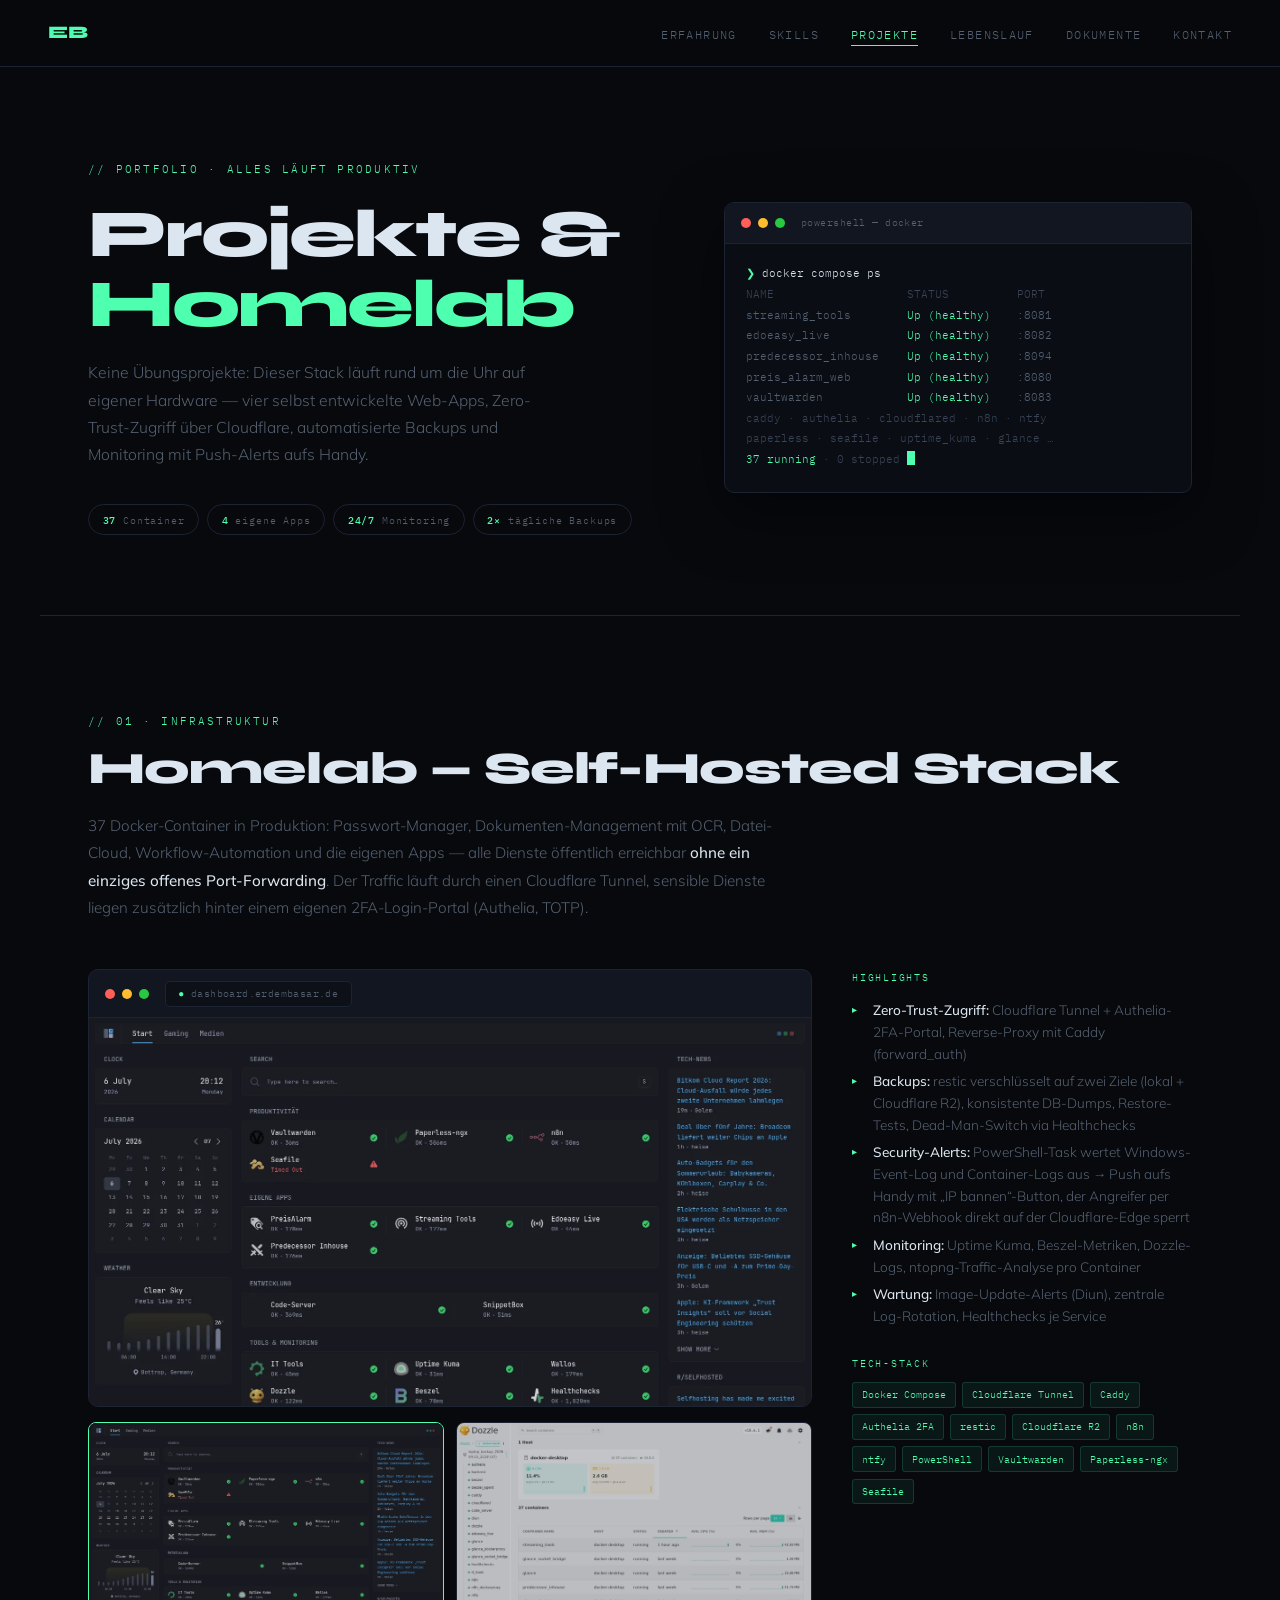
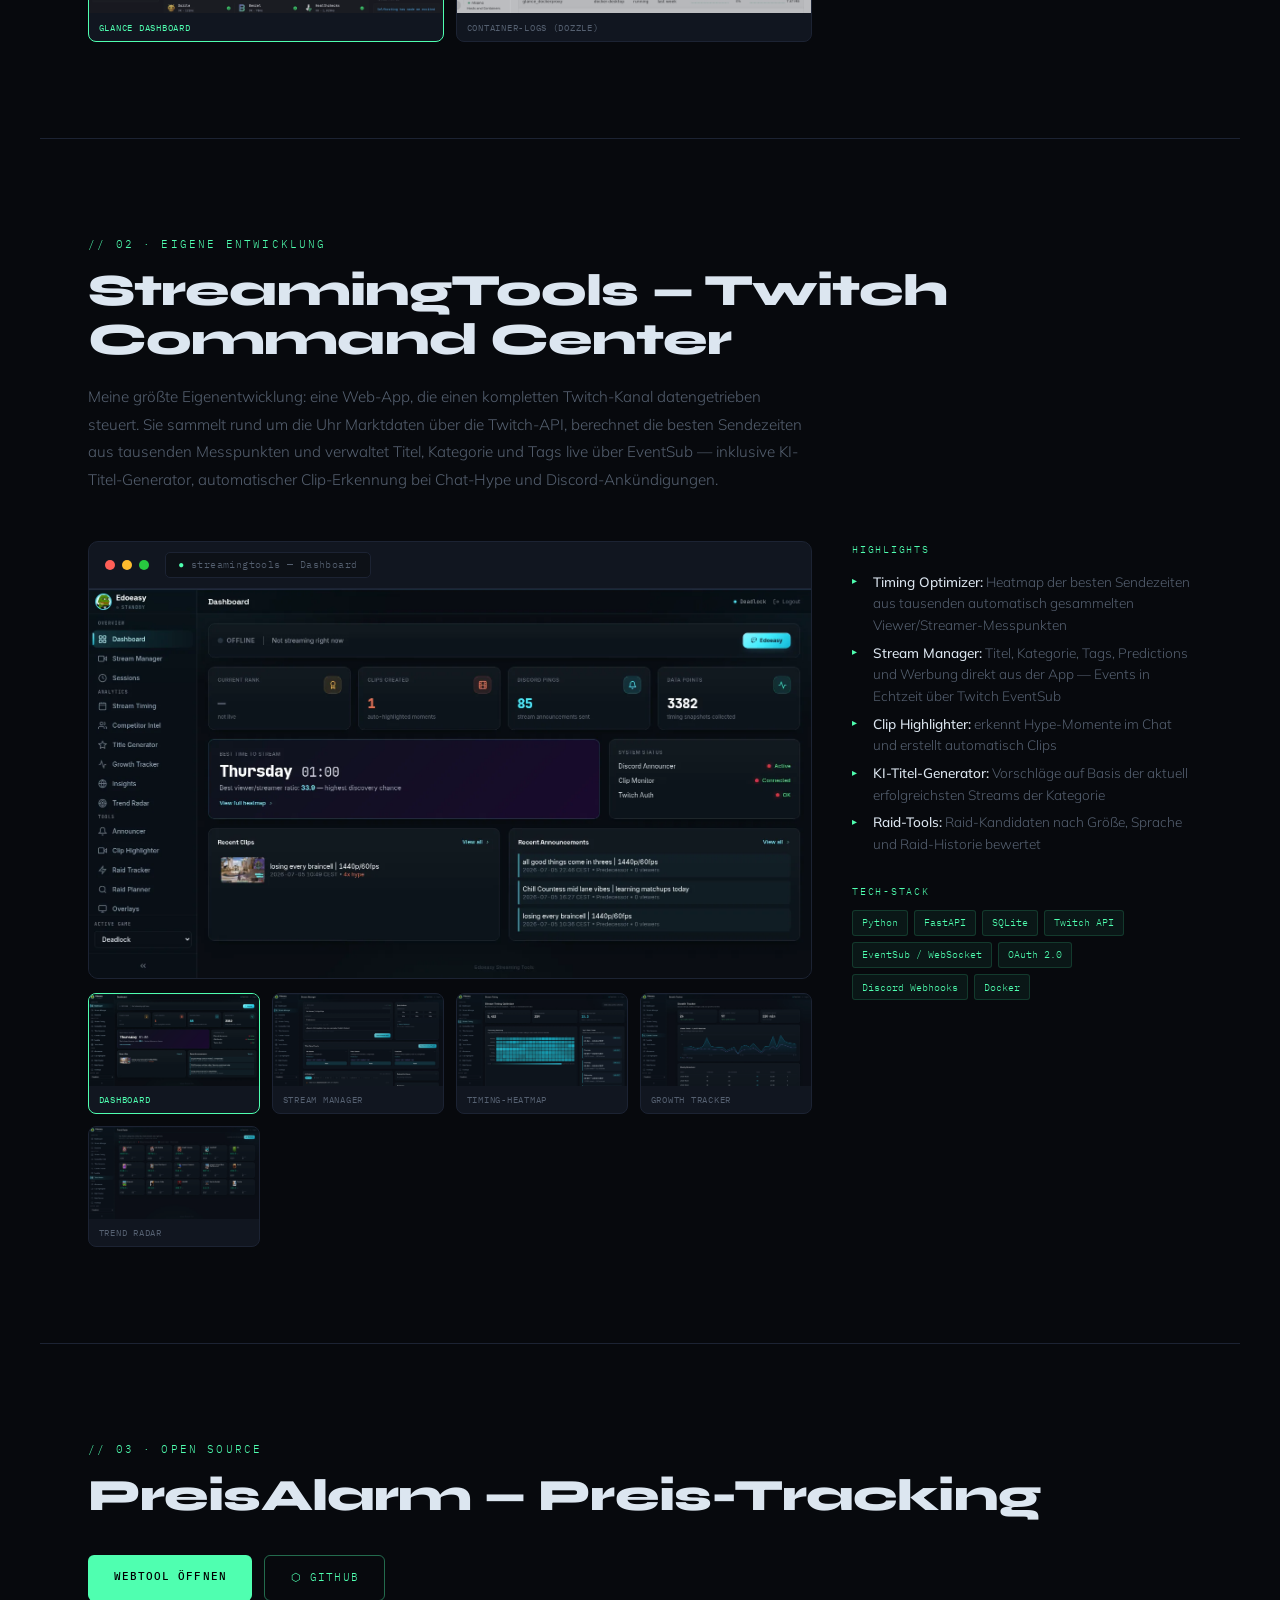
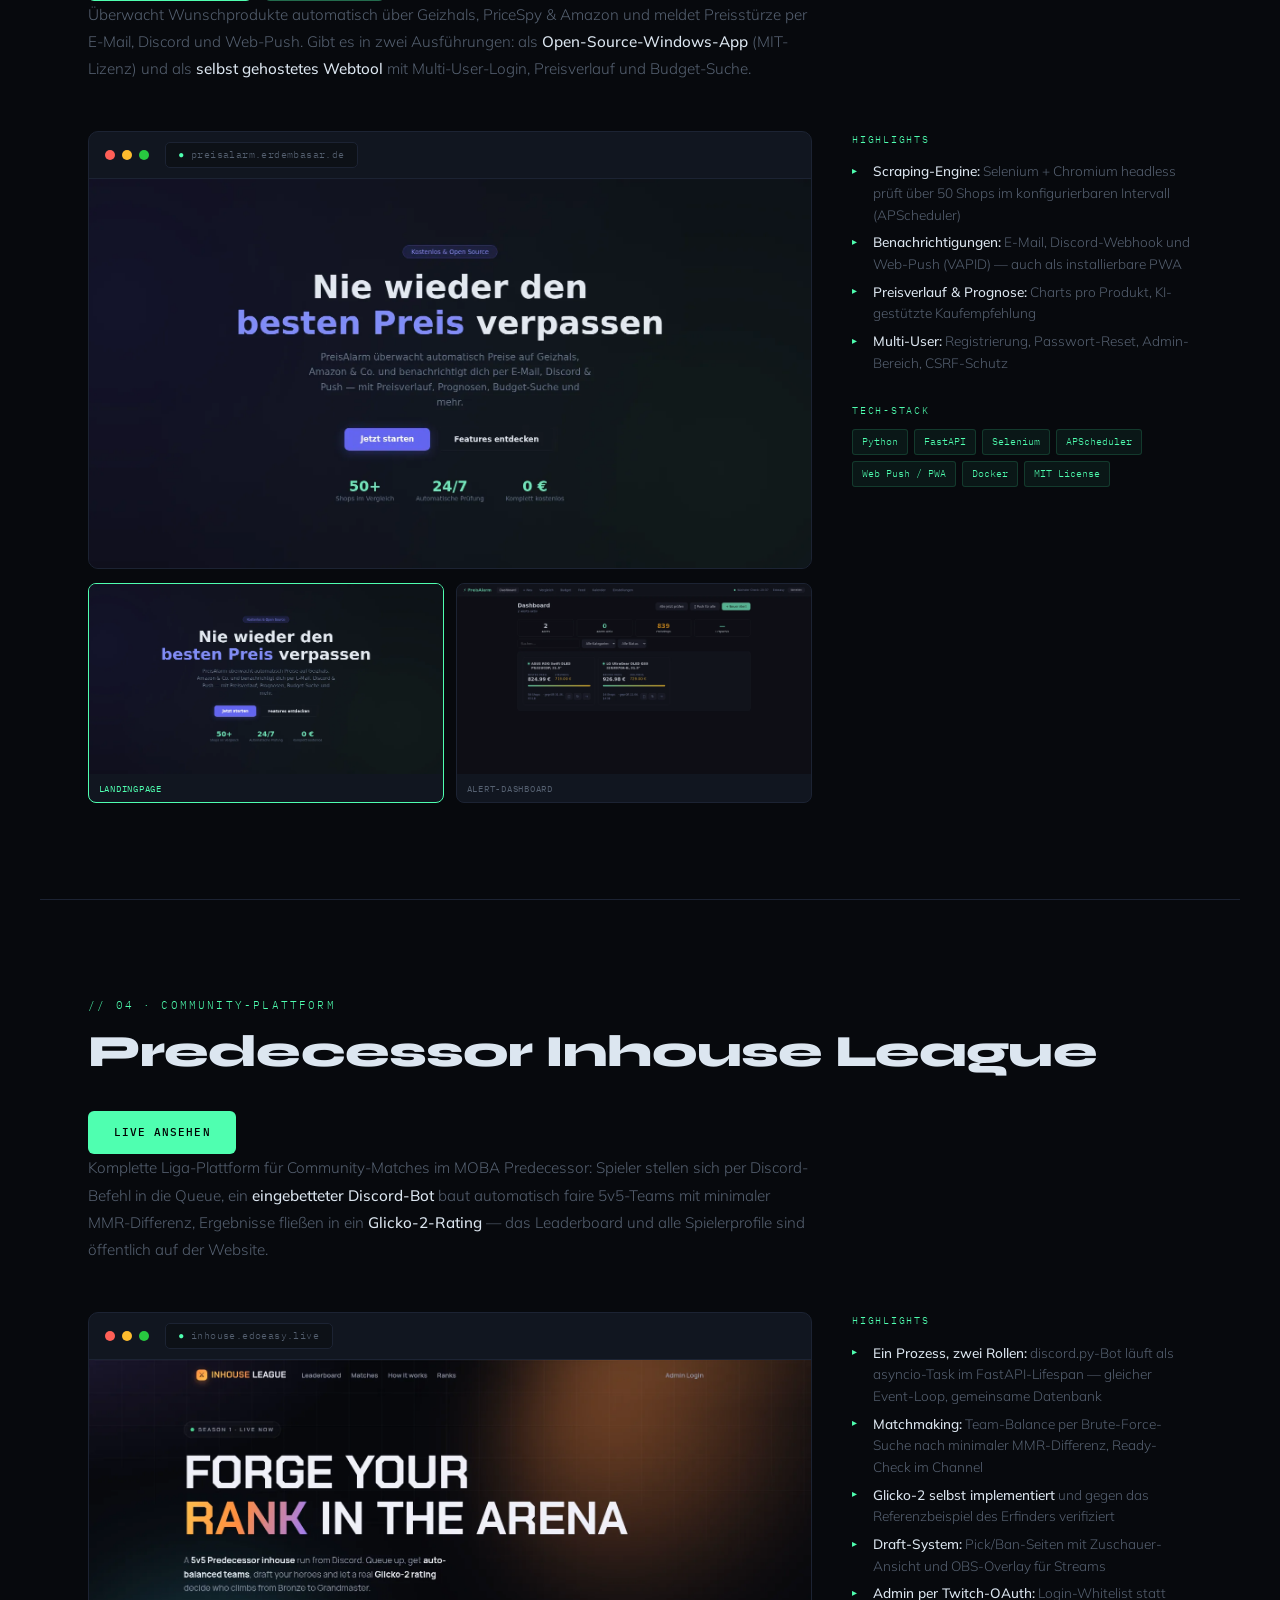
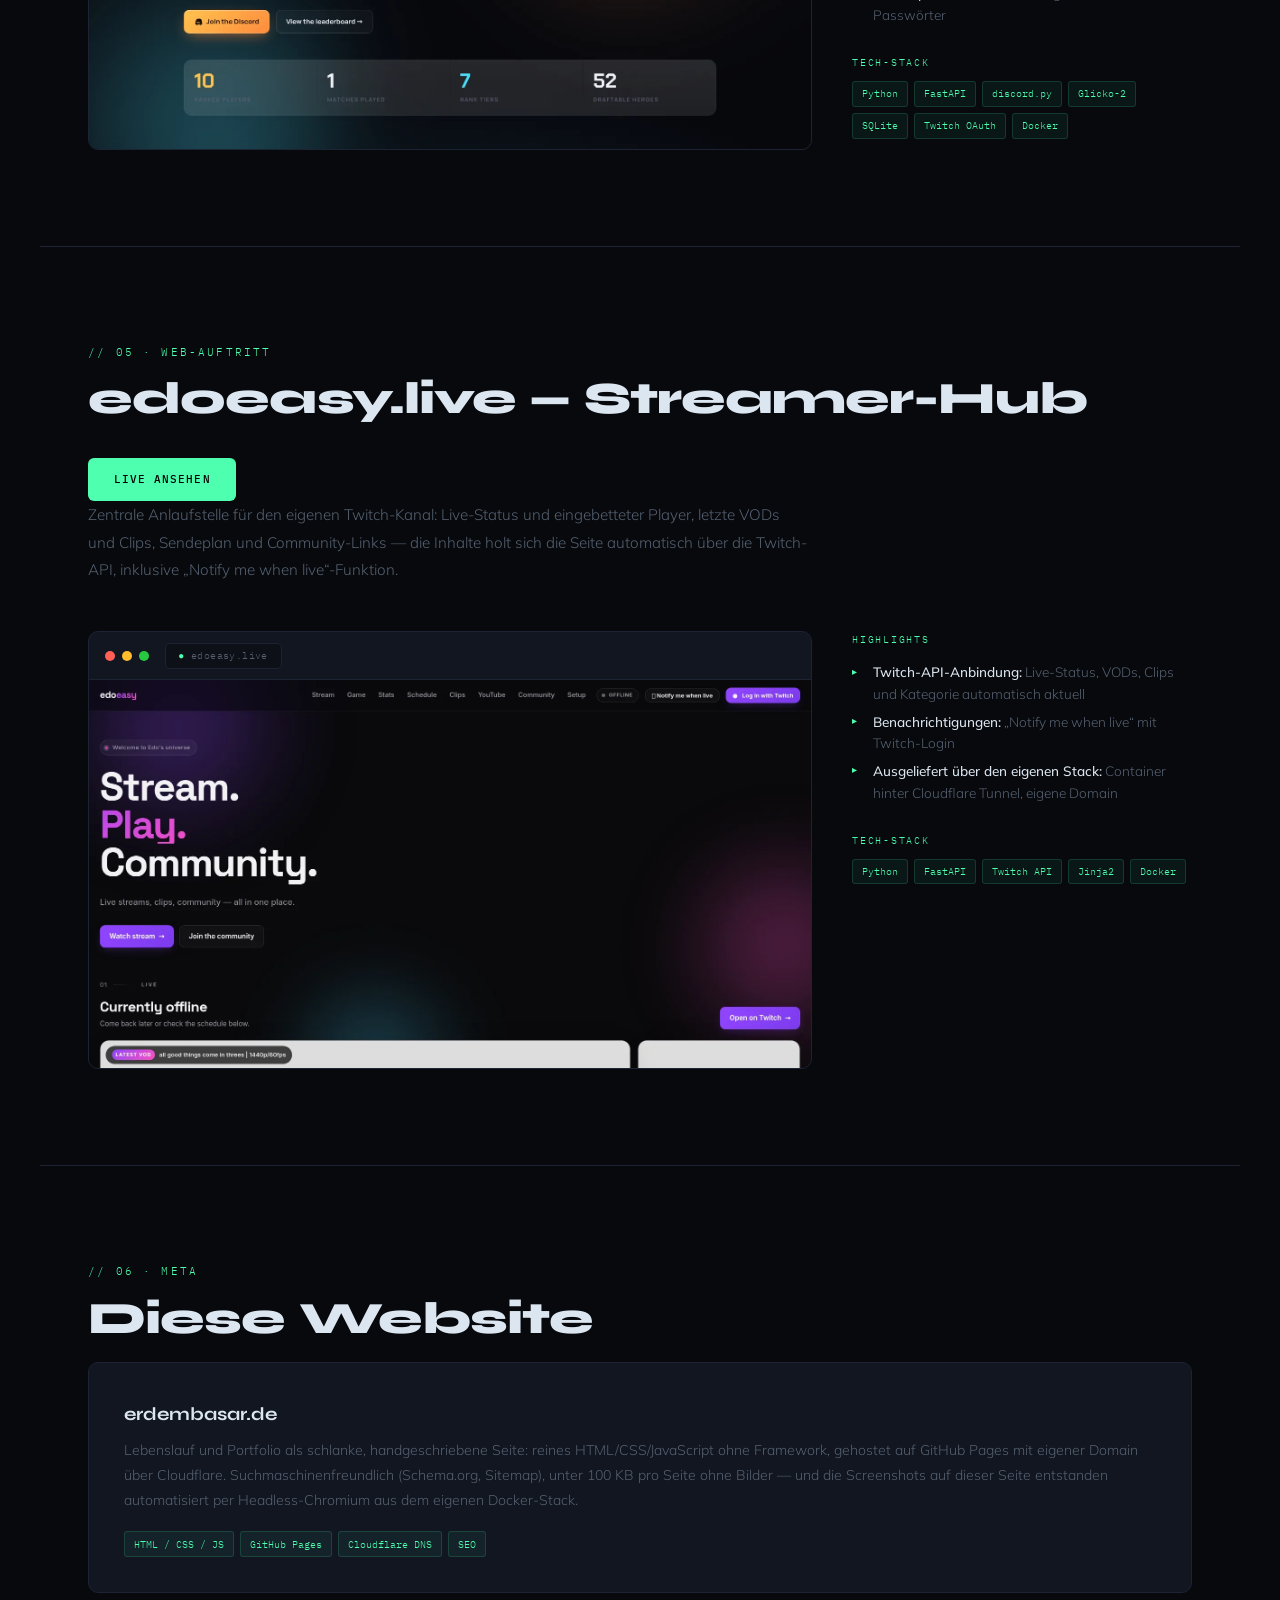
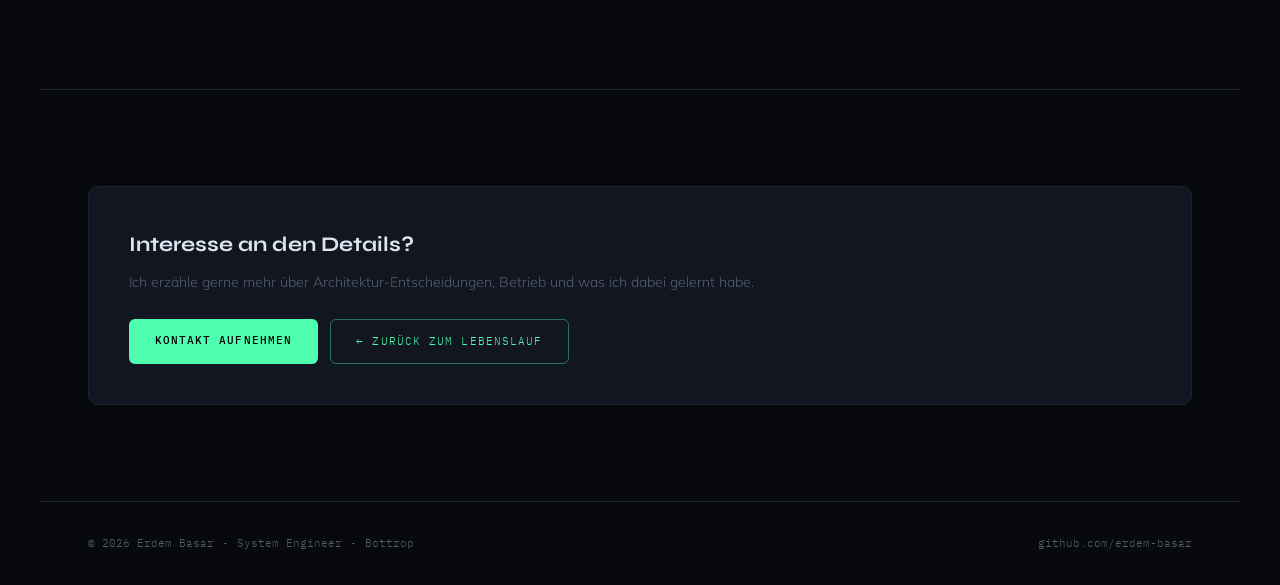
<file: projekte/index.html>
<!DOCTYPE html>
<html lang="de">
<head>
  <meta charset="UTF-8">
  <meta name="viewport" content="width=device-width, initial-scale=1.0">
  <title>Projekte &amp; Homelab — Erdem Basar</title>
  <meta name="description" content="Selbst entwickelte Software und produktive Homelab-Infrastruktur von Erdem Basar: Docker-Stack mit 37 Containern, Cloudflare Tunnel, Authelia 2FA, restic-Backups sowie vier eigene FastAPI-Anwendungen.">
  <meta name="author" content="Erdem Basar">
  <meta name="robots" content="index, follow">
  <link rel="canonical" href="https://erdembasar.de/projekte/">
  <meta property="og:type" content="website">
  <meta property="og:title" content="Projekte &amp; Homelab — Erdem Basar">
  <meta property="og:description" content="37 Container in Produktion, vier selbst entwickelte Web-Apps, Zero-Trust-Zugriff und automatisierte Backups — mit Screenshots.">
  <meta property="og:url" content="https://erdembasar.de/projekte/">
  <meta property="og:image" content="https://erdembasar.de/projekte/img/homelab-glance.webp">
  <meta property="og:locale" content="de_DE">
  <meta name="twitter:card" content="summary_large_image">
  <meta name="twitter:title" content="Projekte &amp; Homelab — Erdem Basar">
  <meta name="twitter:description" content="37 Container in Produktion, vier selbst entwickelte Web-Apps, Zero-Trust-Zugriff und automatisierte Backups.">
  <link rel="icon" type="image/svg+xml" href="/favicon.svg">
  <link href="https://fonts.googleapis.com/css2?family=Syne:wght@400;600;700;800&family=IBM+Plex+Mono:wght@400;500&family=Mulish:wght@300;400;500&display=swap" rel="stylesheet">
  <style>
    *, *::before, *::after { box-sizing: border-box; margin: 0; padding: 0; }
    :root {
      --bg: #07090d; --surface: #0d1117; --card: #111620;
      --border: #1c2333; --accent: #4fffb0; --text: #dce6f0;
      --muted: #556070; --syne: 'Syne', sans-serif;
      --mono: 'IBM Plex Mono', monospace; --body: 'Mulish', sans-serif;
    }
    html { scroll-behavior: smooth; }
    body { background: var(--bg); color: var(--text); font-family: var(--body); font-weight: 300; line-height: 1.75; overflow-x: hidden; }
    a:focus-visible, button:focus-visible { outline: 2px solid var(--accent); outline-offset: 3px; border-radius: 4px; }

    nav { position: fixed; top: 0; left: 0; right: 0; z-index: 99; display: flex; align-items: center; justify-content: space-between; padding: 1.1rem 3rem; background: rgba(7,9,13,.94); backdrop-filter: blur(20px); border-bottom: 1px solid var(--border); }
    .logo { font-family: var(--syne); font-weight: 800; font-size: 1.1rem; color: var(--accent); text-decoration: none; }
    .nav-links { display: flex; gap: 2rem; list-style: none; }
    .nav-links a { font-family: var(--mono); font-size: .72rem; letter-spacing: .12em; text-transform: uppercase; color: var(--muted); text-decoration: none; transition: color .2s; position: relative; }
    .nav-links a::after { content: ''; position: absolute; bottom: -4px; left: 0; width: 0; height: 1px; background: var(--accent); transition: width .3s ease; }
    .nav-links a:hover { color: var(--accent); }
    .nav-links a:hover::after { width: 100%; }
    .nav-links a.active { color: var(--accent); }
    .nav-links a.active::after { width: 100%; }

    @keyframes up { from { opacity:0; transform:translateY(20px); } to { opacity:1; transform:translateY(0); } }
    @keyframes blink { 0%,100%{opacity:1;} 50%{opacity:.25;} }

    .reveal { opacity: 0; transform: translateY(40px); transition: opacity .7s ease, transform .7s ease; }
    .reveal.visible { opacity: 1; transform: translateY(0); }
    .reveal-scale { opacity: 0; transform: scale(.95); transition: opacity .6s ease, transform .6s ease; }
    .reveal-scale.visible { opacity: 1; transform: scale(1); }
    @media (prefers-reduced-motion: reduce) {
      html { scroll-behavior: auto; }
      .reveal, .reveal-scale { opacity: 1; transform: none; transition: none; }
      .cursor { animation: none !important; }
      * { animation-duration: .01ms !important; transition-duration: .01ms !important; }
    }

    .section { padding: 6rem 3rem; max-width: 1200px; margin: 0 auto; }
    .section-label { font-family: var(--mono); font-size: .68rem; letter-spacing: .2em; text-transform: uppercase; color: var(--accent); margin-bottom: .75rem; }
    .section-title { font-family: var(--syne); font-size: clamp(1.8rem, 4vw, 2.8rem); font-weight: 800; line-height: 1.1; margin-bottom: 1.2rem; letter-spacing: -.02em; }
    .section-desc { font-size: .95rem; color: var(--muted); max-width: 720px; margin-bottom: 3rem; line-height: 1.8; }
    .section-desc strong, .proj-desc strong { color: var(--text); font-weight: 500; }
    .divider { height: 1px; background: var(--border); max-width: 1200px; margin: 0 auto; }

    /* ── Hero ─────────────────────────────────────── */
    .hero { padding: 10rem 3rem 5rem; max-width: 1200px; margin: 0 auto; display: grid; grid-template-columns: 1.1fr .9fr; gap: 4rem; align-items: center; position: relative; }
    .hero h1 { font-family: var(--syne); font-size: clamp(2.6rem, 5.5vw, 4.2rem); font-weight: 800; line-height: 1.05; letter-spacing: -.03em; margin-bottom: 1.2rem; animation: up .7s .05s ease both; }
    .hero h1 em { font-style: normal; color: var(--accent); }
    .hero-eyebrow { font-family: var(--mono); font-size: .7rem; letter-spacing: .2em; text-transform: uppercase; color: var(--accent); margin-bottom: 1.2rem; animation: up .7s ease both; }
    .hero-desc { font-size: .98rem; color: var(--muted); max-width: 460px; margin-bottom: 2.2rem; animation: up .7s .15s ease both; }
    .hero-stats { display: flex; flex-wrap: wrap; gap: .5rem; animation: up .7s .25s ease both; }
    .stat-pill { font-family: var(--mono); font-size: .65rem; letter-spacing: .08em; padding: .35rem .85rem; border-radius: 100px; border: 1px solid var(--border); color: var(--muted); }
    .stat-pill b { color: var(--accent); font-weight: 500; }

    /* Signatur: Terminal des Live-Stacks */
    .term { background: #0a0e14; border: 1px solid var(--border); border-radius: 10px; overflow: hidden; box-shadow: 0 20px 60px rgba(0,0,0,.5); animation: up .7s .3s ease both; }
    .term-bar { display: flex; align-items: center; gap: .45rem; padding: .7rem 1rem; background: var(--card); border-bottom: 1px solid var(--border); }
    .term-dot { width: 10px; height: 10px; border-radius: 50%; background: var(--border); }
    .term-dot:nth-child(1) { background: #ff5f57; } .term-dot:nth-child(2) { background: #febc2e; } .term-dot:nth-child(3) { background: #28c840; }
    .term-title { font-family: var(--mono); font-size: .62rem; color: var(--muted); margin-left: .5rem; letter-spacing: .05em; }
    .term-body { padding: 1.2rem 1.3rem 1.4rem; font-family: var(--mono); font-size: .68rem; line-height: 1.9; color: var(--muted); overflow-x: auto; }
    .term-body .cmd { color: var(--text); }
    .term-body .cmd::before { content: '❯ '; color: var(--accent); }
    .term-body .ok { color: var(--accent); }
    .term-body .dim { color: #3a4456; }
    .term-body table { border-collapse: collapse; white-space: nowrap; }
    .term-body td { padding: 0 1.4rem 0 0; }
    .cursor { display: inline-block; width: 8px; height: 14px; background: var(--accent); vertical-align: -2px; animation: blink 1.1s step-end infinite; }

    /* ── Projekt-Layout ───────────────────────────── */
    .proj-head { display: flex; align-items: baseline; justify-content: space-between; flex-wrap: wrap; gap: 1rem; }
    .proj-links { display: flex; gap: .75rem; flex-wrap: wrap; }
    .btn { font-family: var(--mono); font-size: .68rem; letter-spacing: .1em; text-transform: uppercase; padding: .75rem 1.6rem; border-radius: 6px; text-decoration: none; transition: all .2s; display: inline-block; }
    .btn-primary { background: var(--accent); color: #000; font-weight: 500; }
    .btn-primary:hover { background: #fff; box-shadow: 0 0 40px rgba(78,255,176,.3); }
    .btn-ghost { background: transparent; color: var(--accent); border: 1px solid rgba(78,255,176,.4); }
    .btn-ghost:hover { background: rgba(78,255,176,.08); }

    /* Browser-Frame um Screenshots */
    .shot-frame { background: var(--card); border: 1px solid var(--border); border-radius: 10px; overflow: hidden; transition: border-color .3s ease, box-shadow .3s ease; }
    .shot-frame:hover { border-color: rgba(78,255,176,.25); box-shadow: 0 12px 40px rgba(78,255,176,.06); }
    .shot-bar { display: flex; align-items: center; gap: .45rem; padding: .65rem 1rem; border-bottom: 1px solid var(--border); }
    .shot-url { font-family: var(--mono); font-size: .62rem; color: var(--muted); background: var(--surface); border: 1px solid var(--border); border-radius: 5px; padding: .2rem .8rem; margin-left: .5rem; letter-spacing: .04em; overflow: hidden; text-overflow: ellipsis; white-space: nowrap; }
    .shot-url .lock { color: var(--accent); margin-right: .4rem; }
    .shot-frame img { display: block; width: 100%; height: auto; }
    .shot-thumbs { display: grid; grid-template-columns: repeat(auto-fit, minmax(140px, 1fr)); gap: .75rem; margin-top: .9rem; }
    .thumb { background: var(--card); border: 1px solid var(--border); border-radius: 8px; overflow: hidden; padding: 0; cursor: pointer; transition: border-color .2s, transform .2s; }
    .thumb:hover { border-color: rgba(78,255,176,.4); transform: translateY(-2px); }
    .thumb[aria-pressed="true"] { border-color: var(--accent); }
    .thumb img { display: block; width: 100%; height: auto; opacity: .75; transition: opacity .2s; }
    .thumb:hover img, .thumb[aria-pressed="true"] img { opacity: 1; }
    .thumb-label { display: block; font-family: var(--mono); font-size: .58rem; letter-spacing: .08em; text-transform: uppercase; color: var(--muted); padding: .45rem .6rem; text-align: left; }
    .thumb[aria-pressed="true"] .thumb-label { color: var(--accent); }

    .proj-grid { display: grid; grid-template-columns: 1fr 340px; gap: 2.5rem; align-items: start; margin-top: 2.5rem; }
    .proj-facts { display: flex; flex-direction: column; gap: 1.6rem; position: sticky; top: 6rem; }
    .fact-label { font-family: var(--mono); font-size: .62rem; letter-spacing: .18em; text-transform: uppercase; color: var(--accent); margin-bottom: .6rem; }
    .fact-list { list-style: none; }
    .fact-list li { font-size: .85rem; color: var(--muted); padding: .18rem 0 .18rem 1.3rem; position: relative; line-height: 1.6; }
    .fact-list li::before { content: '▸'; position: absolute; left: 0; color: var(--accent); font-size: .62rem; top: .35rem; }
    .fact-list li strong { color: var(--text); font-weight: 500; }
    .tl-tags { display: flex; flex-wrap: wrap; gap: .4rem; }
    .tl-tag { font-family: var(--mono); font-size: .62rem; padding: .2rem .55rem; border-radius: 3px; background: rgba(78,255,176,.06); border: 1px solid rgba(78,255,176,.15); color: var(--accent); transition: all .25s ease; }
    .tl-tag:hover { background: rgba(78,255,176,.15); border-color: var(--accent); transform: translateY(-2px); }

    /* Karte für Projekte ohne großes Bild */
    .mini-card { background: var(--card); border: 1px solid var(--border); border-radius: 10px; padding: 2.2rem; transition: border-color .3s ease, box-shadow .3s ease, transform .3s ease; }
    .mini-card:hover { border-color: rgba(78,255,176,.25); box-shadow: 0 8px 30px rgba(78,255,176,.06); transform: translateY(-3px); }
    .mini-card h3 { font-family: var(--syne); font-weight: 700; font-size: 1.15rem; margin-bottom: .5rem; }
    .mini-card p { font-size: .88rem; color: var(--muted); margin-bottom: 1.2rem; }

    /* CTA */
    .cta-box { background: var(--card); border: 1px solid var(--border); border-radius: 10px; padding: 2.5rem; display: flex; align-items: center; justify-content: space-between; flex-wrap: wrap; gap: 1.5rem; }
    .cta-box h3 { font-family: var(--syne); font-weight: 700; font-size: 1.3rem; margin-bottom: .4rem; }
    .cta-box p { font-size: .88rem; color: var(--muted); }

    footer { border-top: 1px solid var(--border); padding: 2rem 3rem; display: flex; align-items: center; justify-content: space-between; max-width: 1200px; margin: 0 auto; }
    footer p { font-family: var(--mono); font-size: .68rem; color: var(--muted); }
    .dot { color: var(--accent); margin: 0 .5rem; }
    footer a { color: var(--muted); text-decoration: none; transition: color .2s; }
    footer a:hover { color: var(--accent); }

    @media (max-width: 900px) {
      .hero { grid-template-columns: 1fr; gap: 2.5rem; padding-top: 8rem; }
      .proj-grid { grid-template-columns: 1fr; }
      .proj-facts { position: static; }
    }
    @media (max-width: 768px) {
      nav { padding: 1rem 1.5rem; } .nav-links { display: none; }
      .hero { padding: 7rem 1.5rem 3.5rem; }
      .section { padding: 4rem 1.5rem; }
      .cta-box { flex-direction: column; align-items: flex-start; }
      footer { flex-direction: column; gap: .5rem; text-align: center; padding: 1.5rem; }
    }
  </style>
</head>
<body>

<nav>
  <a href="/" class="logo">EB</a>
  <ul class="nav-links">
    <li><a href="/#erfahrung">Erfahrung</a></li>
    <li><a href="/#skills">Skills</a></li>
    <li><a href="/projekte/" class="active" aria-current="page">Projekte</a></li>
    <li><a href="/#lebenslauf">Lebenslauf</a></li>
    <li><a href="/#dokumente">Dokumente</a></li>
    <li><a href="/#kontakt">Kontakt</a></li>
  </ul>
</nav>

<!-- HERO -->
<header class="hero">
  <div>
    <div class="hero-eyebrow">// Portfolio · Alles läuft produktiv</div>
    <h1>Projekte &amp;<br><em>Homelab</em></h1>
    <p class="hero-desc">Keine Übungsprojekte: Dieser Stack läuft rund um die Uhr auf eigener Hardware — vier selbst entwickelte Web-Apps, Zero-Trust-Zugriff über Cloudflare, automatisierte Backups und Monitoring mit Push-Alerts aufs Handy.</p>
    <div class="hero-stats">
      <span class="stat-pill"><b>37</b> Container</span>
      <span class="stat-pill"><b>4</b> eigene Apps</span>
      <span class="stat-pill"><b>24/7</b> Monitoring</span>
      <span class="stat-pill"><b>2×</b> tägliche Backups</span>
    </div>
  </div>
  <div class="term" aria-label="Terminal-Ausgabe: docker compose ps">
    <div class="term-bar">
      <span class="term-dot"></span><span class="term-dot"></span><span class="term-dot"></span>
      <span class="term-title">powershell — docker</span>
    </div>
    <div class="term-body">
      <div class="cmd">docker compose ps</div>
      <table aria-hidden="true">
        <tr><td class="dim">NAME</td><td class="dim">STATUS</td><td class="dim">PORT</td></tr>
        <tr><td>streaming_tools</td><td class="ok">Up (healthy)</td><td>:8081</td></tr>
        <tr><td>edoeasy_live</td><td class="ok">Up (healthy)</td><td>:8082</td></tr>
        <tr><td>predecessor_inhouse</td><td class="ok">Up (healthy)</td><td>:8094</td></tr>
        <tr><td>preis_alarm_web</td><td class="ok">Up (healthy)</td><td>:8080</td></tr>
        <tr><td>vaultwarden</td><td class="ok">Up (healthy)</td><td>:8083</td></tr>
        <tr><td class="dim" colspan="3">caddy · authelia · cloudflared · n8n · ntfy</td></tr>
        <tr><td class="dim" colspan="3">paperless · seafile · uptime_kuma · glance …</td></tr>
      </table>
      <div><span class="ok">37 running</span> <span class="dim">· 0 stopped</span> <span class="cursor" aria-hidden="true"></span></div>
    </div>
  </div>
</header>

<div class="divider"></div>

<!-- 01 HOMELAB -->
<section class="section" id="homelab">
  <div class="section-label reveal">// 01 · Infrastruktur</div>
  <h2 class="section-title reveal">Homelab — Self-Hosted Stack</h2>
  <p class="section-desc reveal">37 Docker-Container in Produktion: Passwort-Manager, Dokumenten-Management mit OCR, Datei-Cloud, Workflow-Automation und die eigenen Apps — alle Dienste öffentlich erreichbar <strong>ohne ein einziges offenes Port-Forwarding</strong>. Der Traffic läuft durch einen Cloudflare Tunnel, sensible Dienste liegen zusätzlich hinter einem eigenen 2FA-Login-Portal (Authelia, TOTP).</p>

  <div class="proj-grid reveal-scale">
    <div>
      <div class="shot-frame">
        <div class="shot-bar">
          <span class="term-dot"></span><span class="term-dot"></span><span class="term-dot"></span>
          <span class="shot-url" data-url><span class="lock">●</span>dashboard.erdembasar.de</span>
        </div>
        <img data-main src="img/homelab-glance.webp" alt="Glance-Dashboard des Homelabs: Uptime-Status aller Dienste, Kalender, Wetter und Tech-News auf einen Blick" width="1600" height="1000">
      </div>
      <div class="shot-thumbs" role="group" aria-label="Weitere Screenshots: Homelab">
        <button class="thumb" type="button" aria-pressed="true" data-src="img/homelab-glance.webp" data-shoturl="dashboard.erdembasar.de" data-alt="Glance-Dashboard des Homelabs: Uptime-Status aller Dienste, Kalender, Wetter und Tech-News auf einen Blick">
          <img src="img/homelab-glance.webp" alt="" width="1600" height="1000" loading="lazy" decoding="async">
          <span class="thumb-label">Glance Dashboard</span>
        </button>
        <button class="thumb" type="button" aria-pressed="false" data-src="img/homelab-dozzle.webp" data-shoturl="logs · dozzle (LAN)" data-alt="Dozzle-Übersicht: 37 laufende Container mit Live-CPU- und RAM-Metriken">
          <img src="img/homelab-dozzle.webp" alt="" width="1600" height="1000" loading="lazy" decoding="async">
          <span class="thumb-label">Container-Logs (Dozzle)</span>
        </button>
      </div>
    </div>
    <aside class="proj-facts">
      <div>
        <div class="fact-label">Highlights</div>
        <ul class="fact-list">
          <li><strong>Zero-Trust-Zugriff:</strong> Cloudflare Tunnel + Authelia-2FA-Portal, Reverse-Proxy mit Caddy (forward_auth)</li>
          <li><strong>Backups:</strong> restic verschlüsselt auf zwei Ziele (lokal + Cloudflare R2), konsistente DB-Dumps, Restore-Tests, Dead-Man-Switch via Healthchecks</li>
          <li><strong>Security-Alerts:</strong> PowerShell-Task wertet Windows-Event-Log und Container-Logs aus → Push aufs Handy mit „IP bannen“-Button, der Angreifer per n8n-Webhook direkt auf der Cloudflare-Edge sperrt</li>
          <li><strong>Monitoring:</strong> Uptime Kuma, Beszel-Metriken, Dozzle-Logs, ntopng-Traffic-Analyse pro Container</li>
          <li><strong>Wartung:</strong> Image-Update-Alerts (Diun), zentrale Log-Rotation, Healthchecks je Service</li>
        </ul>
      </div>
      <div>
        <div class="fact-label">Tech-Stack</div>
        <div class="tl-tags">
          <span class="tl-tag">Docker Compose</span><span class="tl-tag">Cloudflare Tunnel</span><span class="tl-tag">Caddy</span><span class="tl-tag">Authelia 2FA</span><span class="tl-tag">restic</span><span class="tl-tag">Cloudflare R2</span><span class="tl-tag">n8n</span><span class="tl-tag">ntfy</span><span class="tl-tag">PowerShell</span><span class="tl-tag">Vaultwarden</span><span class="tl-tag">Paperless-ngx</span><span class="tl-tag">Seafile</span>
        </div>
      </div>
    </aside>
  </div>
</section>

<div class="divider"></div>

<!-- 02 STREAMINGTOOLS -->
<section class="section" id="streamingtools">
  <div class="proj-head">
    <div>
      <div class="section-label reveal">// 02 · Eigene Entwicklung</div>
      <h2 class="section-title reveal">StreamingTools — Twitch Command Center</h2>
    </div>
  </div>
  <p class="section-desc reveal">Meine größte Eigenentwicklung: eine Web-App, die einen kompletten Twitch-Kanal datengetrieben steuert. Sie sammelt rund um die Uhr Marktdaten über die Twitch-API, berechnet die besten Sendezeiten aus tausenden Messpunkten und verwaltet Titel, Kategorie und Tags live über EventSub — inklusive KI-Titel-Generator, automatischer Clip-Erkennung bei Chat-Hype und Discord-Ankündigungen.</p>

  <div class="proj-grid reveal-scale">
    <div>
      <div class="shot-frame">
        <div class="shot-bar">
          <span class="term-dot"></span><span class="term-dot"></span><span class="term-dot"></span>
          <span class="shot-url" data-url><span class="lock">●</span>streamingtools — Dashboard</span>
        </div>
        <img data-main src="img/streamingtools-dashboard.webp" alt="StreamingTools-Dashboard: Live-Status, Kennzahlen, beste Streaming-Zeit und System-Status der Bots" width="1600" height="1000">
      </div>
      <div class="shot-thumbs" role="group" aria-label="Weitere Screenshots: StreamingTools">
        <button class="thumb" type="button" aria-pressed="true" data-src="img/streamingtools-dashboard.webp" data-shoturl="streamingtools — Dashboard" data-alt="StreamingTools-Dashboard: Live-Status, Kennzahlen, beste Streaming-Zeit und System-Status der Bots">
          <img src="img/streamingtools-dashboard.webp" alt="" width="1600" height="1000" loading="lazy" decoding="async">
          <span class="thumb-label">Dashboard</span>
        </button>
        <button class="thumb" type="button" aria-pressed="false" data-src="img/streamingtools-stream-manager.webp" data-shoturl="streamingtools — Stream Manager" data-alt="Stream Manager: Titel, Kategorie und Tags live per Twitch-API ändern, Presets und Activity-Feed über EventSub">
          <img src="img/streamingtools-stream-manager.webp" alt="" width="1600" height="1000" loading="lazy" decoding="async">
          <span class="thumb-label">Stream Manager</span>
        </button>
        <button class="thumb" type="button" aria-pressed="false" data-src="img/streamingtools-timing.webp" data-shoturl="streamingtools — Timing Optimizer" data-alt="Stream Timing Optimizer: Discovery-Heatmap über Wochentage und Uhrzeiten aus 3382 gesammelten Datenpunkten">
          <img src="img/streamingtools-timing.webp" alt="" width="1600" height="1000" loading="lazy" decoding="async">
          <span class="thumb-label">Timing-Heatmap</span>
        </button>
        <button class="thumb" type="button" aria-pressed="false" data-src="img/streamingtools-growth.webp" data-shoturl="streamingtools — Growth Tracker" data-alt="Growth Tracker: Zuschauer-Trends über 30 Sessions mit Wochenauswertung">
          <img src="img/streamingtools-growth.webp" alt="" width="1600" height="1000" loading="lazy" decoding="async">
          <span class="thumb-label">Growth Tracker</span>
        </button>
        <button class="thumb" type="button" aria-pressed="false" data-src="img/streamingtools-trend-radar.webp" data-shoturl="streamingtools — Trend Radar" data-alt="Trend Radar: Twitch-Kategorien nach Zuschauer-pro-Stream-Verhältnis, live aus der Twitch-API">
          <img src="img/streamingtools-trend-radar.webp" alt="" width="1600" height="1000" loading="lazy" decoding="async">
          <span class="thumb-label">Trend Radar</span>
        </button>
      </div>
    </div>
    <aside class="proj-facts">
      <div>
        <div class="fact-label">Highlights</div>
        <ul class="fact-list">
          <li><strong>Timing Optimizer:</strong> Heatmap der besten Sendezeiten aus tausenden automatisch gesammelten Viewer/Streamer-Messpunkten</li>
          <li><strong>Stream Manager:</strong> Titel, Kategorie, Tags, Predictions und Werbung direkt aus der App — Events in Echtzeit über Twitch EventSub</li>
          <li><strong>Clip Highlighter:</strong> erkennt Hype-Momente im Chat und erstellt automatisch Clips</li>
          <li><strong>KI-Titel-Generator:</strong> Vorschläge auf Basis der aktuell erfolgreichsten Streams der Kategorie</li>
          <li><strong>Raid-Tools:</strong> Raid-Kandidaten nach Größe, Sprache und Raid-Historie bewertet</li>
        </ul>
      </div>
      <div>
        <div class="fact-label">Tech-Stack</div>
        <div class="tl-tags">
          <span class="tl-tag">Python</span><span class="tl-tag">FastAPI</span><span class="tl-tag">SQLite</span><span class="tl-tag">Twitch API</span><span class="tl-tag">EventSub / WebSocket</span><span class="tl-tag">OAuth 2.0</span><span class="tl-tag">Discord Webhooks</span><span class="tl-tag">Docker</span>
        </div>
      </div>
    </aside>
  </div>
</section>

<div class="divider"></div>

<!-- 03 PREISALARM -->
<section class="section" id="preisalarm">
  <div class="proj-head">
    <div>
      <div class="section-label reveal">// 03 · Open Source</div>
      <h2 class="section-title reveal">PreisAlarm — Preis-Tracking</h2>
    </div>
    <div class="proj-links reveal">
      <a href="https://preisalarm.erdembasar.de" target="_blank" rel="noopener" class="btn btn-primary">Webtool öffnen</a>
      <a href="https://github.com/erdem-basar/price-alert-tracker" target="_blank" rel="noopener" class="btn btn-ghost">⬡ GitHub</a>
    </div>
  </div>
  <p class="section-desc reveal">Überwacht Wunschprodukte automatisch über Geizhals, PriceSpy &amp; Amazon und meldet Preisstürze per E-Mail, Discord und Web-Push. Gibt es in zwei Ausführungen: als <strong>Open-Source-Windows-App</strong> (MIT-Lizenz) und als <strong>selbst gehostetes Webtool</strong> mit Multi-User-Login, Preisverlauf und Budget-Suche.</p>

  <div class="proj-grid reveal-scale">
    <div>
      <div class="shot-frame">
        <div class="shot-bar">
          <span class="term-dot"></span><span class="term-dot"></span><span class="term-dot"></span>
          <span class="shot-url" data-url><span class="lock">●</span>preisalarm.erdembasar.de</span>
        </div>
        <img data-main src="img/preisalarm-landing.webp" alt="PreisAlarm-Startseite: Nie wieder den besten Preis verpassen — kostenlos und Open Source" width="1600" height="1000">
      </div>
      <div class="shot-thumbs" role="group" aria-label="Weitere Screenshots: PreisAlarm">
        <button class="thumb" type="button" aria-pressed="true" data-src="img/preisalarm-landing.webp" data-shoturl="preisalarm.erdembasar.de" data-alt="PreisAlarm-Startseite: Nie wieder den besten Preis verpassen — kostenlos und Open Source">
          <img src="img/preisalarm-landing.webp" alt="" width="1600" height="1000" loading="lazy" decoding="async">
          <span class="thumb-label">Landingpage</span>
        </button>
        <button class="thumb" type="button" aria-pressed="false" data-src="img/preisalarm-dashboard.webp" data-shoturl="preisalarm.erdembasar.de/dashboard" data-alt="PreisAlarm-Dashboard: aktive Alerts mit bestem Preis, Zielpreis und Preisdrop-Zähler">
          <img src="img/preisalarm-dashboard.webp" alt="" width="1600" height="1000" loading="lazy" decoding="async">
          <span class="thumb-label">Alert-Dashboard</span>
        </button>
      </div>
    </div>
    <aside class="proj-facts">
      <div>
        <div class="fact-label">Highlights</div>
        <ul class="fact-list">
          <li><strong>Scraping-Engine:</strong> Selenium + Chromium headless prüft über 50 Shops im konfigurierbaren Intervall (APScheduler)</li>
          <li><strong>Benachrichtigungen:</strong> E-Mail, Discord-Webhook und Web-Push (VAPID) — auch als installierbare PWA</li>
          <li><strong>Preisverlauf &amp; Prognose:</strong> Charts pro Produkt, KI-gestützte Kaufempfehlung</li>
          <li><strong>Multi-User:</strong> Registrierung, Passwort-Reset, Admin-Bereich, CSRF-Schutz</li>
        </ul>
      </div>
      <div>
        <div class="fact-label">Tech-Stack</div>
        <div class="tl-tags">
          <span class="tl-tag">Python</span><span class="tl-tag">FastAPI</span><span class="tl-tag">Selenium</span><span class="tl-tag">APScheduler</span><span class="tl-tag">Web Push / PWA</span><span class="tl-tag">Docker</span><span class="tl-tag">MIT License</span>
        </div>
      </div>
    </aside>
  </div>
</section>

<div class="divider"></div>

<!-- 04 INHOUSE LEAGUE -->
<section class="section" id="inhouse">
  <div class="proj-head">
    <div>
      <div class="section-label reveal">// 04 · Community-Plattform</div>
      <h2 class="section-title reveal">Predecessor Inhouse League</h2>
    </div>
    <div class="proj-links reveal">
      <a href="https://inhouse.edoeasy.live" target="_blank" rel="noopener" class="btn btn-primary">Live ansehen</a>
    </div>
  </div>
  <p class="section-desc reveal">Komplette Liga-Plattform für Community-Matches im MOBA Predecessor: Spieler stellen sich per Discord-Befehl in die Queue, ein <strong>eingebetteter Discord-Bot</strong> baut automatisch faire 5v5-Teams mit minimaler MMR-Differenz, Ergebnisse fließen in ein <strong>Glicko-2-Rating</strong> — das Leaderboard und alle Spielerprofile sind öffentlich auf der Website.</p>

  <div class="proj-grid reveal-scale">
    <div>
      <div class="shot-frame">
        <div class="shot-bar">
          <span class="term-dot"></span><span class="term-dot"></span><span class="term-dot"></span>
          <span class="shot-url" data-url><span class="lock">●</span>inhouse.edoeasy.live</span>
        </div>
        <img data-main src="img/inhouse-league.webp" alt="Inhouse League Startseite: Forge your rank in the arena — 5v5 Predecessor-Liga mit Glicko-2-Rating" width="1600" height="1000" loading="lazy" decoding="async">
      </div>
    </div>
    <aside class="proj-facts">
      <div>
        <div class="fact-label">Highlights</div>
        <ul class="fact-list">
          <li><strong>Ein Prozess, zwei Rollen:</strong> discord.py-Bot läuft als asyncio-Task im FastAPI-Lifespan — gleicher Event-Loop, gemeinsame Datenbank</li>
          <li><strong>Matchmaking:</strong> Team-Balance per Brute-Force-Suche nach minimaler MMR-Differenz, Ready-Check im Channel</li>
          <li><strong>Glicko-2 selbst implementiert</strong> und gegen das Referenzbeispiel des Erfinders verifiziert</li>
          <li><strong>Draft-System:</strong> Pick/Ban-Seiten mit Zuschauer-Ansicht und OBS-Overlay für Streams</li>
          <li><strong>Admin per Twitch-OAuth:</strong> Login-Whitelist statt Passwörter</li>
        </ul>
      </div>
      <div>
        <div class="fact-label">Tech-Stack</div>
        <div class="tl-tags">
          <span class="tl-tag">Python</span><span class="tl-tag">FastAPI</span><span class="tl-tag">discord.py</span><span class="tl-tag">Glicko-2</span><span class="tl-tag">SQLite</span><span class="tl-tag">Twitch OAuth</span><span class="tl-tag">Docker</span>
        </div>
      </div>
    </aside>
  </div>
</section>

<div class="divider"></div>

<!-- 05 EDOEASY.LIVE -->
<section class="section" id="edoeasylive">
  <div class="proj-head">
    <div>
      <div class="section-label reveal">// 05 · Web-Auftritt</div>
      <h2 class="section-title reveal">edoeasy.live — Streamer-Hub</h2>
    </div>
    <div class="proj-links reveal">
      <a href="https://edoeasy.live" target="_blank" rel="noopener" class="btn btn-primary">Live ansehen</a>
    </div>
  </div>
  <p class="section-desc reveal">Zentrale Anlaufstelle für den eigenen Twitch-Kanal: Live-Status und eingebetteter Player, letzte VODs und Clips, Sendeplan und Community-Links — die Inhalte holt sich die Seite automatisch über die Twitch-API, inklusive „Notify me when live“-Funktion.</p>

  <div class="proj-grid reveal-scale">
    <div>
      <div class="shot-frame">
        <div class="shot-bar">
          <span class="term-dot"></span><span class="term-dot"></span><span class="term-dot"></span>
          <span class="shot-url" data-url><span class="lock">●</span>edoeasy.live</span>
        </div>
        <img data-main src="img/edoeasy-live.webp" alt="edoeasy.live Startseite: Stream, Play, Community — Live-Status und letzte VODs" width="1600" height="1000" loading="lazy" decoding="async">
      </div>
    </div>
    <aside class="proj-facts">
      <div>
        <div class="fact-label">Highlights</div>
        <ul class="fact-list">
          <li><strong>Twitch-API-Anbindung:</strong> Live-Status, VODs, Clips und Kategorie automatisch aktuell</li>
          <li><strong>Benachrichtigungen:</strong> „Notify me when live“ mit Twitch-Login</li>
          <li><strong>Ausgeliefert über den eigenen Stack:</strong> Container hinter Cloudflare Tunnel, eigene Domain</li>
        </ul>
      </div>
      <div>
        <div class="fact-label">Tech-Stack</div>
        <div class="tl-tags">
          <span class="tl-tag">Python</span><span class="tl-tag">FastAPI</span><span class="tl-tag">Twitch API</span><span class="tl-tag">Jinja2</span><span class="tl-tag">Docker</span>
        </div>
      </div>
    </aside>
  </div>
</section>

<div class="divider"></div>

<!-- 06 DIESE WEBSITE -->
<section class="section" id="website">
  <div class="section-label reveal">// 06 · Meta</div>
  <h2 class="section-title reveal">Diese Website</h2>
  <div class="mini-card reveal-scale">
    <h3>erdembasar.de</h3>
    <p>Lebenslauf und Portfolio als schlanke, handgeschriebene Seite: reines HTML/CSS/JavaScript ohne Framework, gehostet auf GitHub Pages mit eigener Domain über Cloudflare. Suchmaschinenfreundlich (Schema.org, Sitemap), unter 100 KB pro Seite ohne Bilder — und die Screenshots auf dieser Seite entstanden automatisiert per Headless-Chromium aus dem eigenen Docker-Stack.</p>
    <div class="tl-tags">
      <span class="tl-tag">HTML / CSS / JS</span><span class="tl-tag">GitHub Pages</span><span class="tl-tag">Cloudflare DNS</span><span class="tl-tag">SEO</span>
    </div>
  </div>
</section>

<div class="divider"></div>

<!-- CTA -->
<section class="section">
  <div class="cta-box reveal-scale">
    <div>
      <h3>Interesse an den Details?</h3>
      <p>Ich erzähle gerne mehr über Architektur-Entscheidungen, Betrieb und was ich dabei gelernt habe.</p>
    </div>
    <div class="proj-links">
      <a href="/#kontakt" class="btn btn-primary">Kontakt aufnehmen</a>
      <a href="/" class="btn btn-ghost">← Zurück zum Lebenslauf</a>
    </div>
  </div>
</section>

<footer>
  <p>© 2026 Erdem Basar<span class="dot">·</span>System Engineer<span class="dot">·</span>Bottrop</p>
  <p><a href="https://github.com/erdem-basar" target="_blank" rel="noopener">github.com/erdem-basar</a></p>
</footer>

<script>
(function() {
  // Scroll-Reveal mit Stagger (wie auf der Startseite)
  var reveals = document.querySelectorAll('.reveal, .reveal-scale');
  var observer = new IntersectionObserver(function(entries) {
    entries.forEach(function(entry) {
      if (entry.isIntersecting) {
        var parent = entry.target.parentElement;
        var siblings = parent.querySelectorAll('.reveal, .reveal-scale');
        var idx = Array.from(siblings).indexOf(entry.target);
        entry.target.style.transitionDelay = Math.min(idx * 80, 400) + 'ms';
        entry.target.classList.add('visible');
        observer.unobserve(entry.target);
      }
    });
  }, { threshold: 0.08, rootMargin: '0px 0px -40px 0px' });
  reveals.forEach(function(el) { observer.observe(el); });

  // Galerie: Thumbnail-Klick tauscht Hauptbild + URL-Zeile
  document.querySelectorAll('.proj-grid').forEach(function(grid) {
    var main = grid.querySelector('[data-main]');
    var urlEl = grid.querySelector('[data-url]');
    grid.querySelectorAll('.thumb').forEach(function(btn) {
      btn.addEventListener('click', function() {
        main.src = btn.dataset.src;
        main.alt = btn.dataset.alt;
        if (urlEl) urlEl.innerHTML = '<span class="lock">●</span>' + btn.dataset.shoturl;
        grid.querySelectorAll('.thumb').forEach(function(b) { b.setAttribute('aria-pressed', b === btn ? 'true' : 'false'); });
      });
    });
  });
})();
</script>
</body>
</html>
</file>
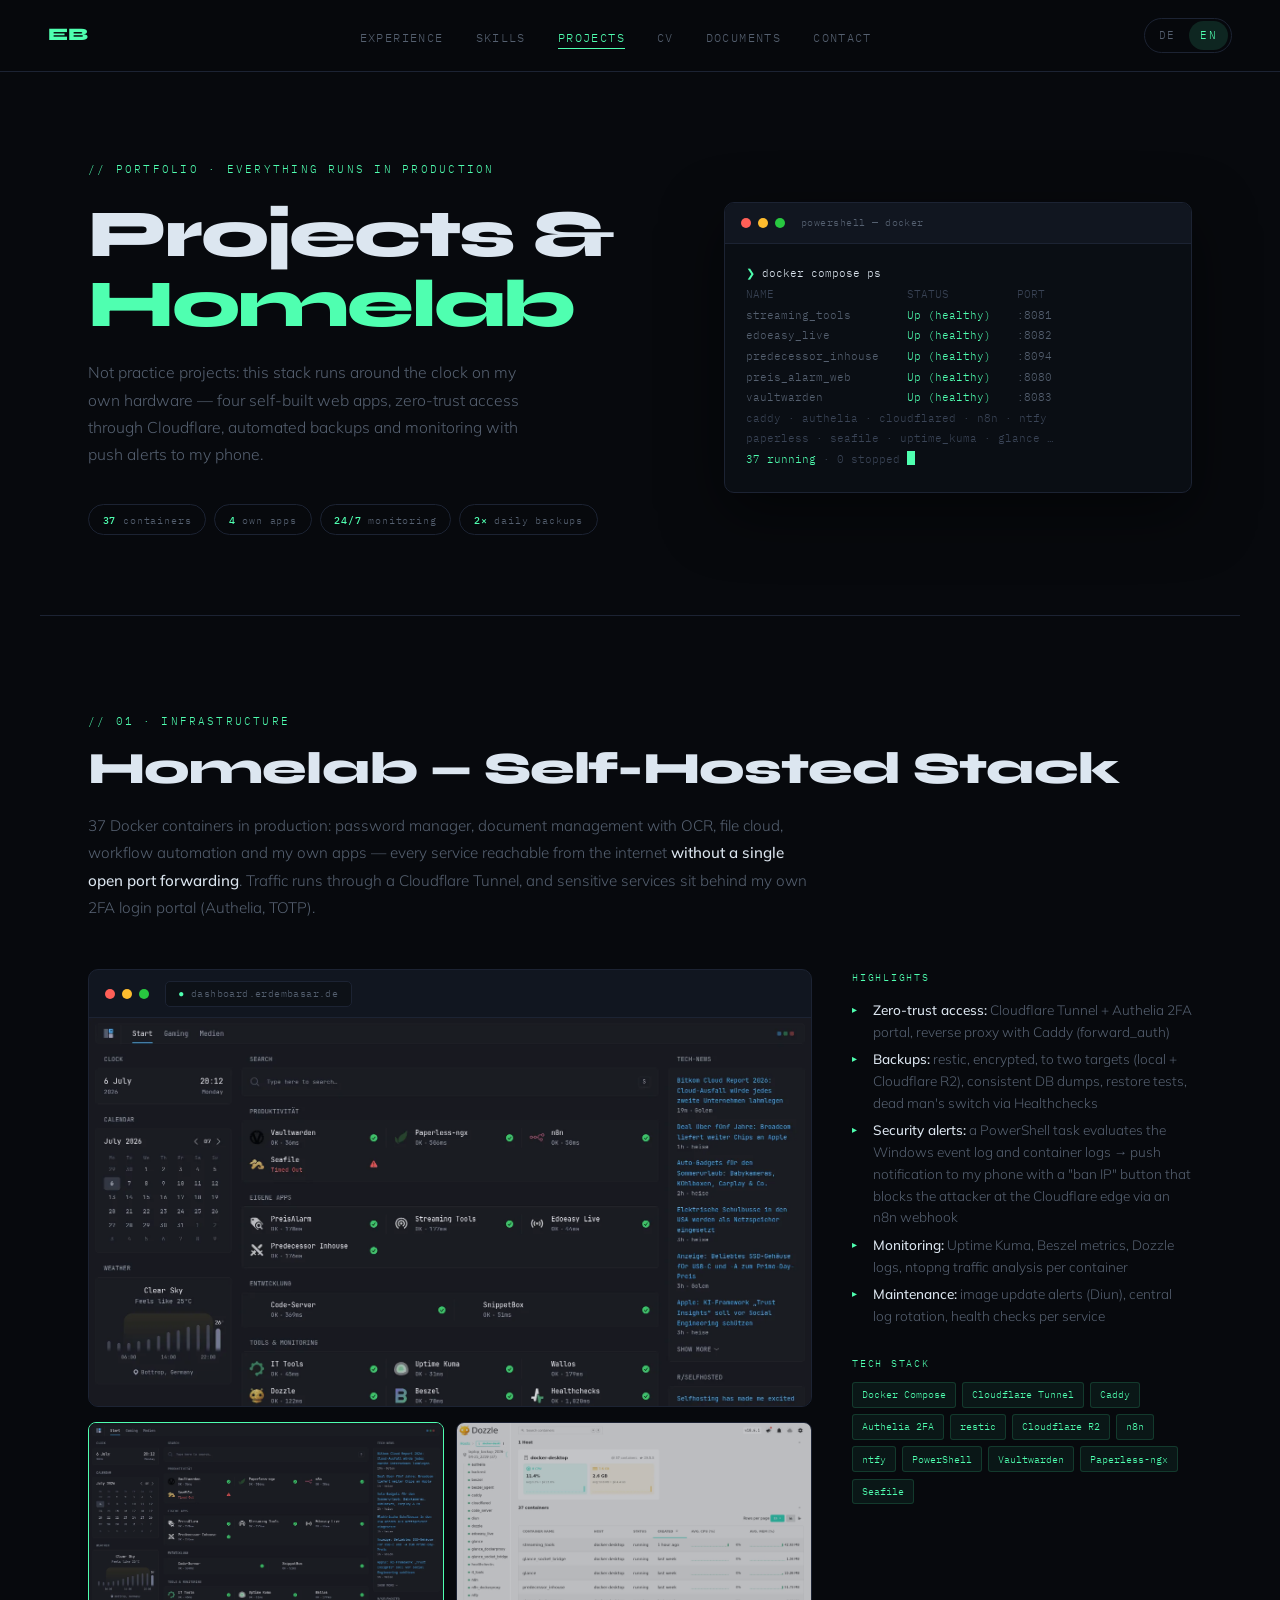
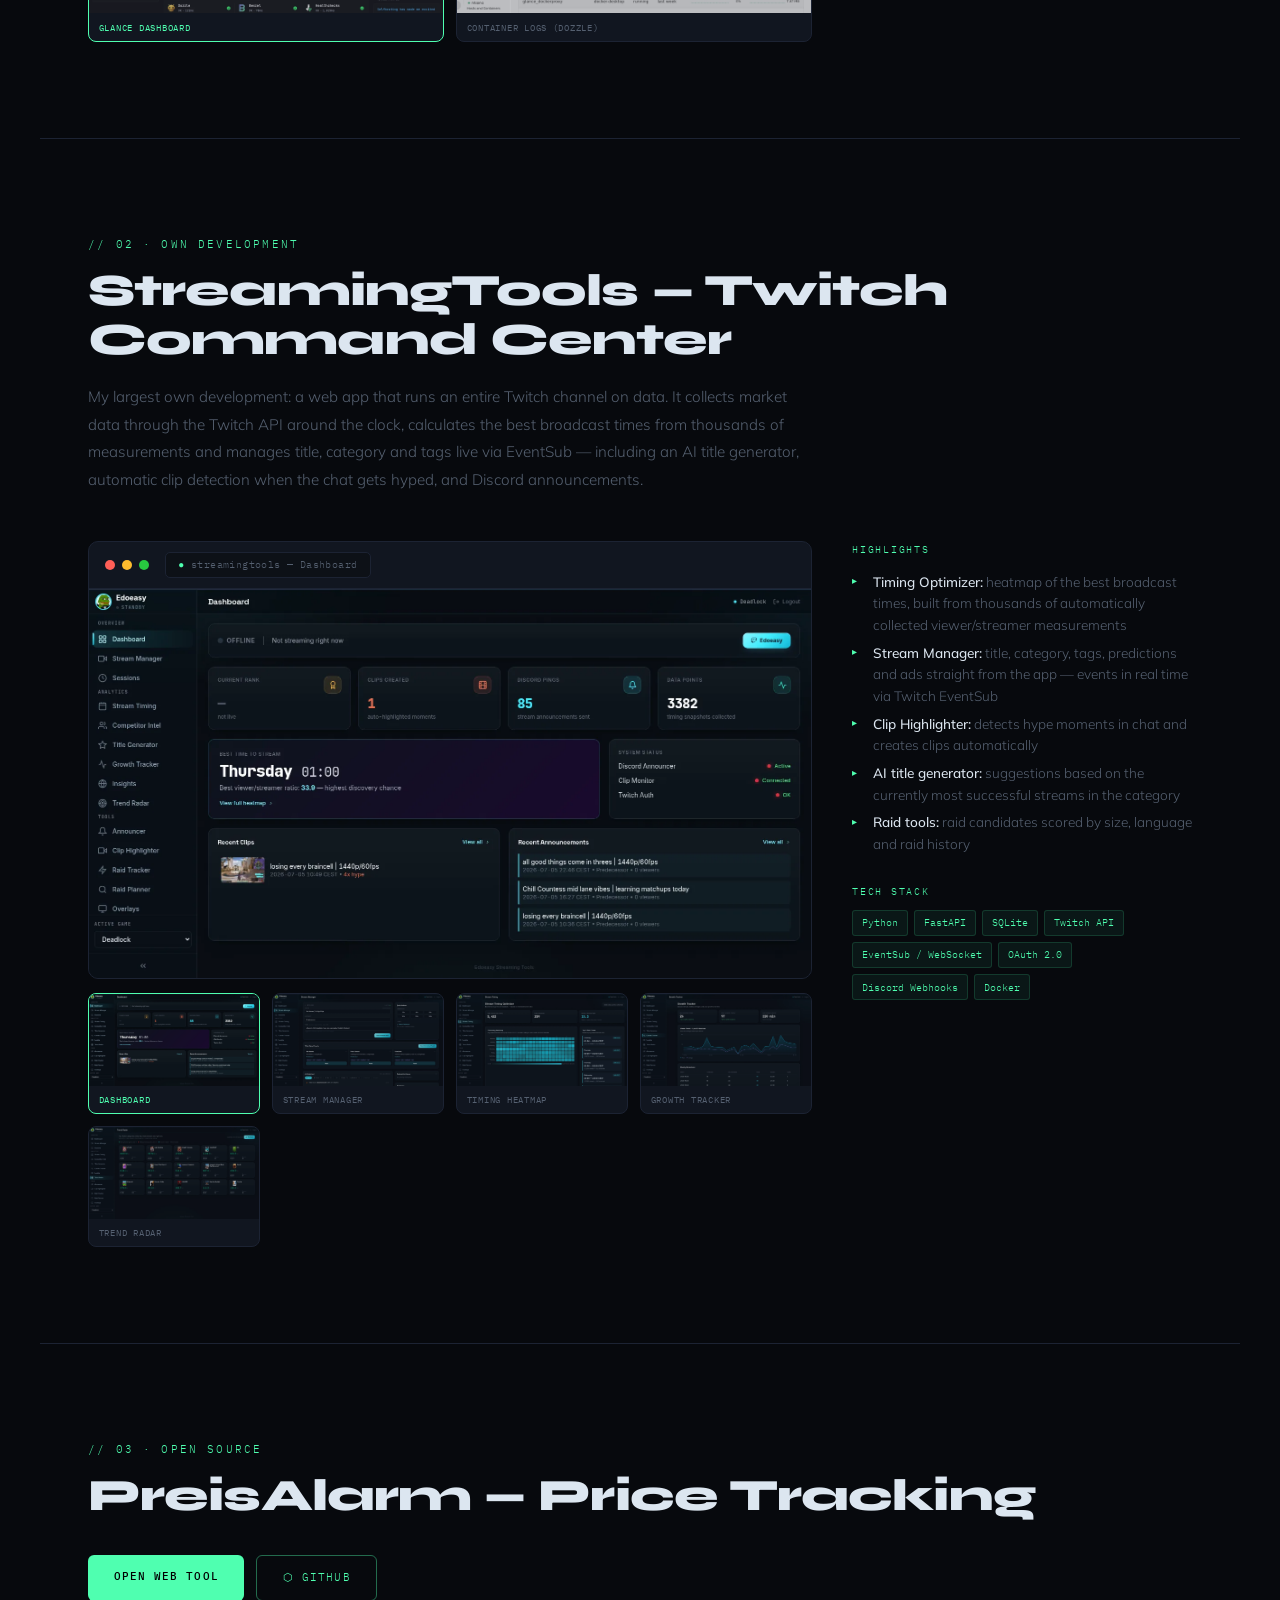
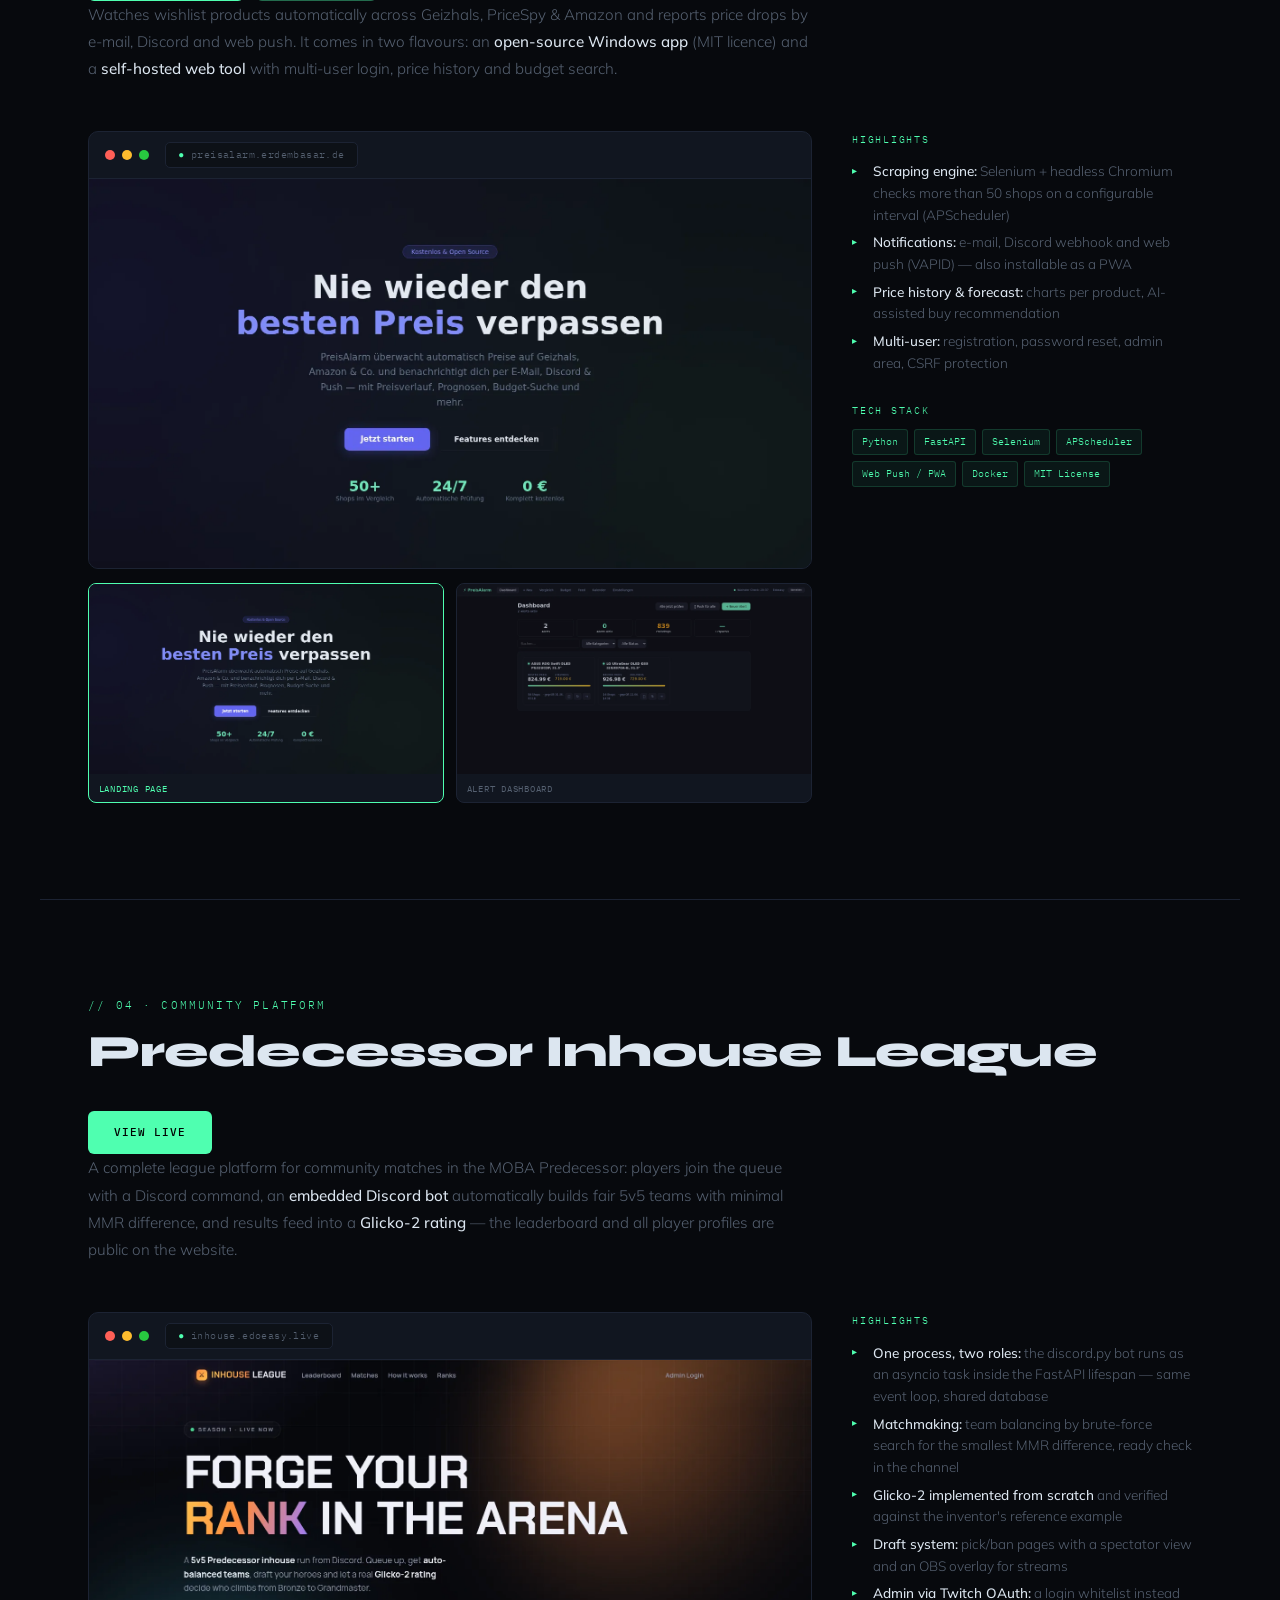
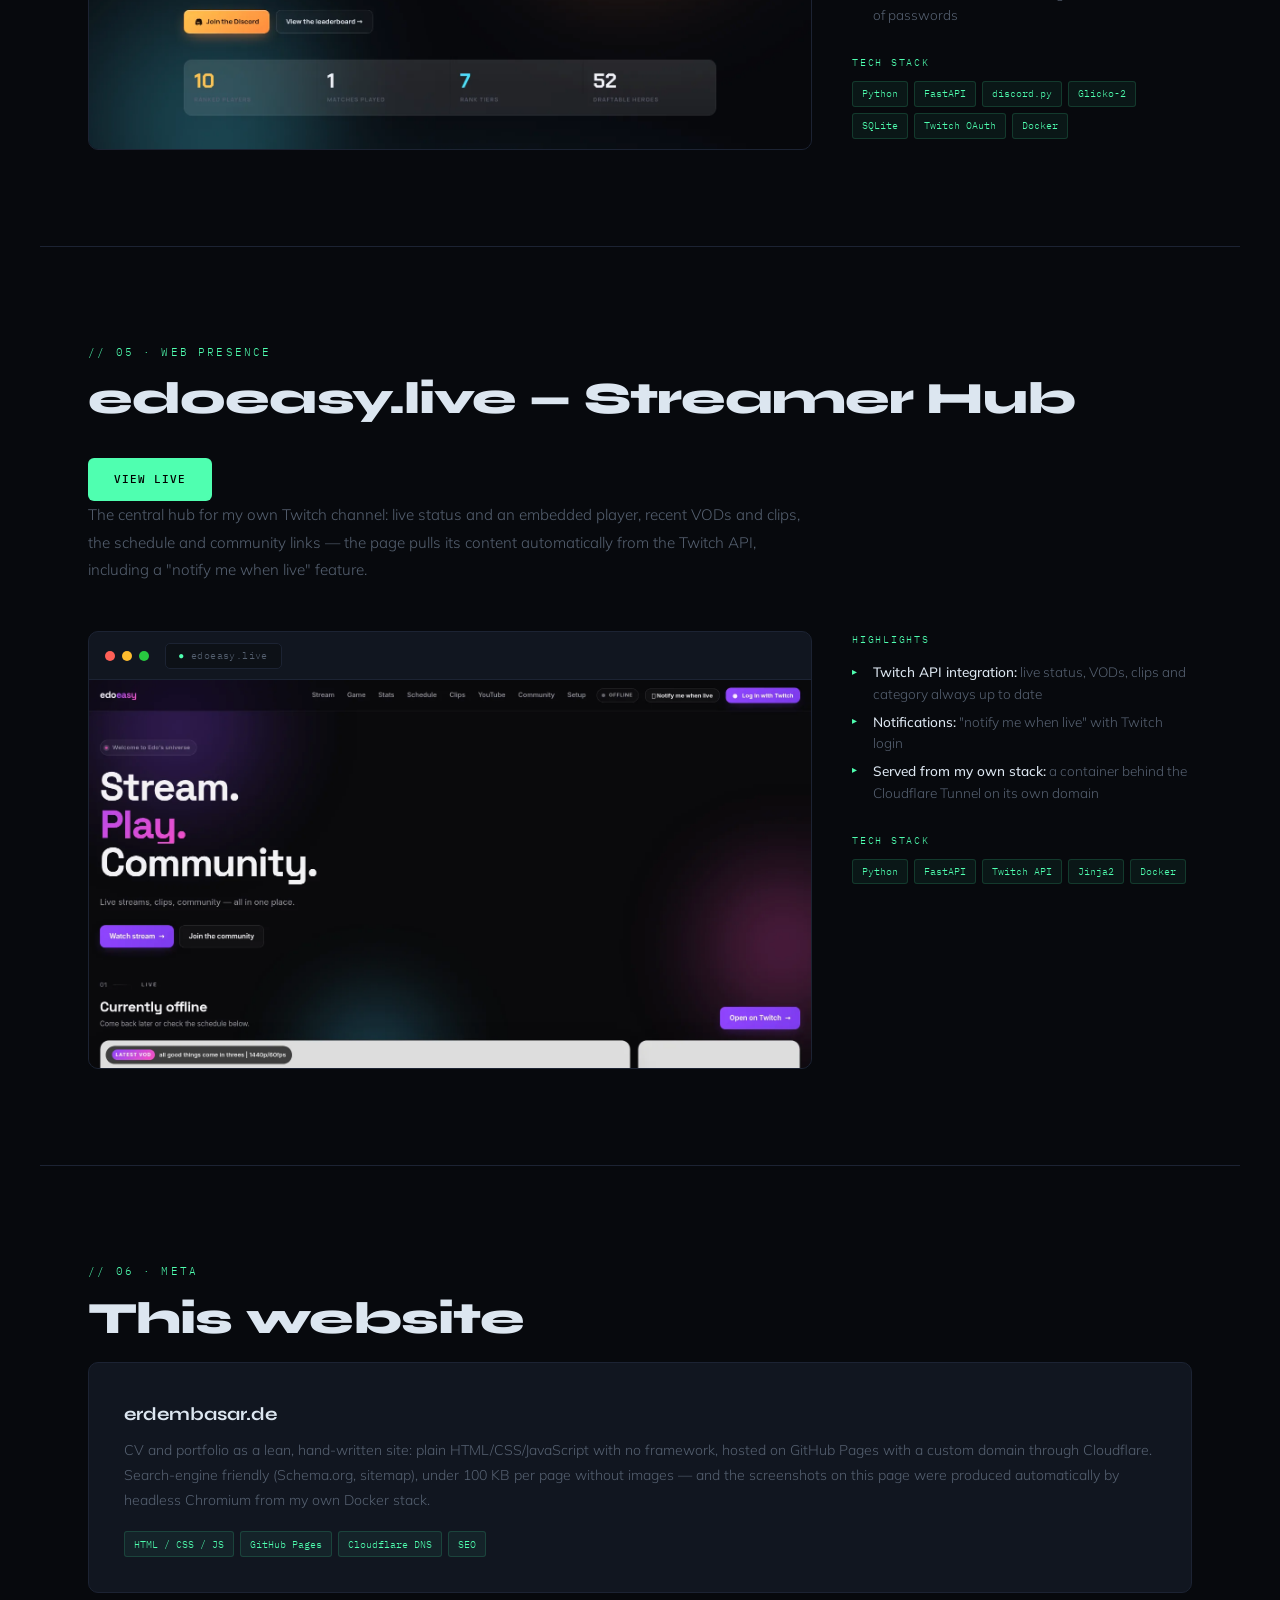
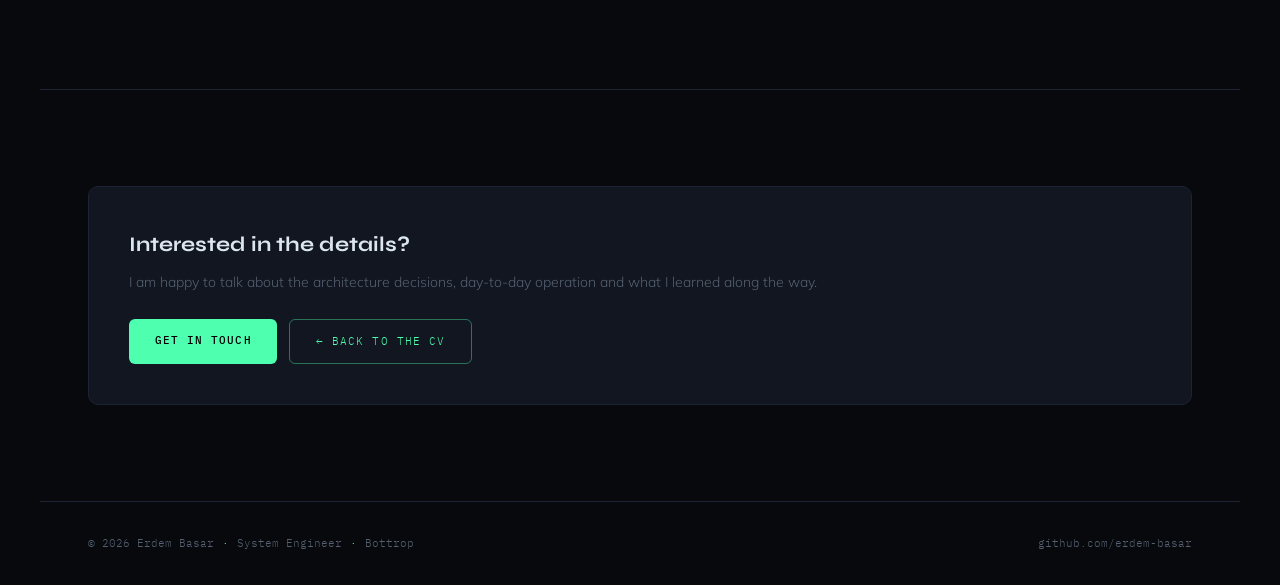
<file: en/projects/index.html>
<!DOCTYPE html>
<html lang="en">
<head>
  <meta charset="UTF-8">
  <meta name="viewport" content="width=device-width, initial-scale=1.0">
  <title>Projects &amp; Homelab — Erdem Basar</title>
  <meta name="description" content="Self-built software and a production homelab run by Erdem Basar: a Docker stack with 37 containers, Cloudflare Tunnel, Authelia 2FA, restic backups and four self-developed FastAPI applications.">
  <meta name="author" content="Erdem Basar">
  <meta name="robots" content="index, follow">
  <link rel="canonical" href="https://erdembasar.de/en/projects/">
  <link rel="alternate" hreflang="de" href="https://erdembasar.de/projekte/">
  <link rel="alternate" hreflang="en" href="https://erdembasar.de/en/projects/">
  <link rel="alternate" hreflang="x-default" href="https://erdembasar.de/projekte/">
  <meta property="og:type" content="website">
  <meta property="og:title" content="Projects &amp; Homelab — Erdem Basar">
  <meta property="og:description" content="37 containers in production, four self-built web apps, zero-trust access and automated backups — with screenshots.">
  <meta property="og:url" content="https://erdembasar.de/en/projects/">
  <meta property="og:image" content="https://erdembasar.de/projekte/img/homelab-glance.webp">
  <meta property="og:locale" content="en_GB">
  <meta property="og:locale:alternate" content="de_DE">
  <meta name="twitter:card" content="summary_large_image">
  <meta name="twitter:title" content="Projects &amp; Homelab — Erdem Basar">
  <meta name="twitter:description" content="37 containers in production, four self-built web apps, zero-trust access and automated backups.">
  <link rel="icon" type="image/svg+xml" href="/favicon.svg">
  <link href="https://fonts.googleapis.com/css2?family=Syne:wght@400;600;700;800&family=IBM+Plex+Mono:wght@400;500&family=Mulish:wght@300;400;500&display=swap" rel="stylesheet">
  <style>
    *, *::before, *::after { box-sizing: border-box; margin: 0; padding: 0; }
    :root {
      --bg: #07090d; --surface: #0d1117; --card: #111620;
      --border: #1c2333; --accent: #4fffb0; --text: #dce6f0;
      --muted: #556070; --syne: 'Syne', sans-serif;
      --mono: 'IBM Plex Mono', monospace; --body: 'Mulish', sans-serif;
    }
    html { scroll-behavior: smooth; }
    body { background: var(--bg); color: var(--text); font-family: var(--body); font-weight: 300; line-height: 1.75; overflow-x: hidden; }
    a:focus-visible, button:focus-visible { outline: 2px solid var(--accent); outline-offset: 3px; border-radius: 4px; }

    nav { position: fixed; top: 0; left: 0; right: 0; z-index: 99; display: flex; align-items: center; justify-content: space-between; padding: 1.1rem 3rem; background: rgba(7,9,13,.94); backdrop-filter: blur(20px); border-bottom: 1px solid var(--border); }
    .logo { font-family: var(--syne); font-weight: 800; font-size: 1.1rem; color: var(--accent); text-decoration: none; }
    .nav-links { display: flex; gap: 2rem; list-style: none; }
    .nav-links a { font-family: var(--mono); font-size: .72rem; letter-spacing: .12em; text-transform: uppercase; color: var(--muted); text-decoration: none; transition: color .2s; position: relative; }
    .nav-links a::after { content: ''; position: absolute; bottom: -4px; left: 0; width: 0; height: 1px; background: var(--accent); transition: width .3s ease; }
    .nav-links a:hover { color: var(--accent); }
    .nav-links a:hover::after { width: 100%; }
    .nav-links a.active { color: var(--accent); }
    .nav-links a.active::after { width: 100%; }

    @keyframes up { from { opacity:0; transform:translateY(20px); } to { opacity:1; transform:translateY(0); } }
    @keyframes blink { 0%,100%{opacity:1;} 50%{opacity:.25;} }

    .reveal { opacity: 0; transform: translateY(40px); transition: opacity .7s ease, transform .7s ease; }
    .reveal.visible { opacity: 1; transform: translateY(0); }
    .reveal-scale { opacity: 0; transform: scale(.95); transition: opacity .6s ease, transform .6s ease; }
    .reveal-scale.visible { opacity: 1; transform: scale(1); }
    @media (prefers-reduced-motion: reduce) {
      html { scroll-behavior: auto; }
      .reveal, .reveal-scale { opacity: 1; transform: none; transition: none; }
      .cursor { animation: none !important; }
      * { animation-duration: .01ms !important; transition-duration: .01ms !important; }
    }

    .section { padding: 6rem 3rem; max-width: 1200px; margin: 0 auto; }
    .section-label { font-family: var(--mono); font-size: .68rem; letter-spacing: .2em; text-transform: uppercase; color: var(--accent); margin-bottom: .75rem; }
    .section-title { font-family: var(--syne); font-size: clamp(1.8rem, 4vw, 2.8rem); font-weight: 800; line-height: 1.1; margin-bottom: 1.2rem; letter-spacing: -.02em; }
    .section-desc { font-size: .95rem; color: var(--muted); max-width: 720px; margin-bottom: 3rem; line-height: 1.8; }
    .section-desc strong, .proj-desc strong { color: var(--text); font-weight: 500; }
    .divider { height: 1px; background: var(--border); max-width: 1200px; margin: 0 auto; }

    /* ── Hero ─────────────────────────────────────── */
    .hero { padding: 10rem 3rem 5rem; max-width: 1200px; margin: 0 auto; display: grid; grid-template-columns: 1.1fr .9fr; gap: 4rem; align-items: center; position: relative; }
    .hero h1 { font-family: var(--syne); font-size: clamp(2.6rem, 5.5vw, 4.2rem); font-weight: 800; line-height: 1.05; letter-spacing: -.03em; margin-bottom: 1.2rem; animation: up .7s .05s ease both; }
    .hero h1 em { font-style: normal; color: var(--accent); }
    .hero-eyebrow { font-family: var(--mono); font-size: .7rem; letter-spacing: .2em; text-transform: uppercase; color: var(--accent); margin-bottom: 1.2rem; animation: up .7s ease both; }
    .hero-desc { font-size: .98rem; color: var(--muted); max-width: 460px; margin-bottom: 2.2rem; animation: up .7s .15s ease both; }
    .hero-stats { display: flex; flex-wrap: wrap; gap: .5rem; animation: up .7s .25s ease both; }
    .stat-pill { font-family: var(--mono); font-size: .65rem; letter-spacing: .08em; padding: .35rem .85rem; border-radius: 100px; border: 1px solid var(--border); color: var(--muted); }
    .stat-pill b { color: var(--accent); font-weight: 500; }

    /* Signatur: Terminal des Live-Stacks */
    .term { background: #0a0e14; border: 1px solid var(--border); border-radius: 10px; overflow: hidden; box-shadow: 0 20px 60px rgba(0,0,0,.5); animation: up .7s .3s ease both; }
    .term-bar { display: flex; align-items: center; gap: .45rem; padding: .7rem 1rem; background: var(--card); border-bottom: 1px solid var(--border); }
    .term-dot { width: 10px; height: 10px; border-radius: 50%; background: var(--border); }
    .term-dot:nth-child(1) { background: #ff5f57; } .term-dot:nth-child(2) { background: #febc2e; } .term-dot:nth-child(3) { background: #28c840; }
    .term-title { font-family: var(--mono); font-size: .62rem; color: var(--muted); margin-left: .5rem; letter-spacing: .05em; }
    .term-body { padding: 1.2rem 1.3rem 1.4rem; font-family: var(--mono); font-size: .68rem; line-height: 1.9; color: var(--muted); overflow-x: auto; }
    .term-body .cmd { color: var(--text); }
    .term-body .cmd::before { content: '❯ '; color: var(--accent); }
    .term-body .ok { color: var(--accent); }
    .term-body .dim { color: #3a4456; }
    .term-body table { border-collapse: collapse; white-space: nowrap; }
    .term-body td { padding: 0 1.4rem 0 0; }
    .cursor { display: inline-block; width: 8px; height: 14px; background: var(--accent); vertical-align: -2px; animation: blink 1.1s step-end infinite; }

    /* ── Projekt-Layout ───────────────────────────── */
    .proj-head { display: flex; align-items: baseline; justify-content: space-between; flex-wrap: wrap; gap: 1rem; }
    .proj-links { display: flex; gap: .75rem; flex-wrap: wrap; }
    .btn { font-family: var(--mono); font-size: .68rem; letter-spacing: .1em; text-transform: uppercase; padding: .75rem 1.6rem; border-radius: 6px; text-decoration: none; transition: all .2s; display: inline-block; }
    .btn-primary { background: var(--accent); color: #000; font-weight: 500; }
    .btn-primary:hover { background: #fff; box-shadow: 0 0 40px rgba(78,255,176,.3); }
    .btn-ghost { background: transparent; color: var(--accent); border: 1px solid rgba(78,255,176,.4); }
    .btn-ghost:hover { background: rgba(78,255,176,.08); }

    /* Browser-Frame um Screenshots */
    .shot-frame { background: var(--card); border: 1px solid var(--border); border-radius: 10px; overflow: hidden; transition: border-color .3s ease, box-shadow .3s ease; }
    .shot-frame:hover { border-color: rgba(78,255,176,.25); box-shadow: 0 12px 40px rgba(78,255,176,.06); }
    .shot-bar { display: flex; align-items: center; gap: .45rem; padding: .65rem 1rem; border-bottom: 1px solid var(--border); }
    .shot-url { font-family: var(--mono); font-size: .62rem; color: var(--muted); background: var(--surface); border: 1px solid var(--border); border-radius: 5px; padding: .2rem .8rem; margin-left: .5rem; letter-spacing: .04em; overflow: hidden; text-overflow: ellipsis; white-space: nowrap; }
    .shot-url .lock { color: var(--accent); margin-right: .4rem; }
    .shot-frame img { display: block; width: 100%; height: auto; }
    .shot-thumbs { display: grid; grid-template-columns: repeat(auto-fit, minmax(140px, 1fr)); gap: .75rem; margin-top: .9rem; }
    .thumb { background: var(--card); border: 1px solid var(--border); border-radius: 8px; overflow: hidden; padding: 0; cursor: pointer; transition: border-color .2s, transform .2s; }
    .thumb:hover { border-color: rgba(78,255,176,.4); transform: translateY(-2px); }
    .thumb[aria-pressed="true"] { border-color: var(--accent); }
    .thumb img { display: block; width: 100%; height: auto; opacity: .75; transition: opacity .2s; }
    .thumb:hover img, .thumb[aria-pressed="true"] img { opacity: 1; }
    .thumb-label { display: block; font-family: var(--mono); font-size: .58rem; letter-spacing: .08em; text-transform: uppercase; color: var(--muted); padding: .45rem .6rem; text-align: left; }
    .thumb[aria-pressed="true"] .thumb-label { color: var(--accent); }

    .proj-grid { display: grid; grid-template-columns: 1fr 340px; gap: 2.5rem; align-items: start; margin-top: 2.5rem; }
    .proj-facts { display: flex; flex-direction: column; gap: 1.6rem; position: sticky; top: 6rem; }
    .fact-label { font-family: var(--mono); font-size: .62rem; letter-spacing: .18em; text-transform: uppercase; color: var(--accent); margin-bottom: .6rem; }
    .fact-list { list-style: none; }
    .fact-list li { font-size: .85rem; color: var(--muted); padding: .18rem 0 .18rem 1.3rem; position: relative; line-height: 1.6; }
    .fact-list li::before { content: '▸'; position: absolute; left: 0; color: var(--accent); font-size: .62rem; top: .35rem; }
    .fact-list li strong { color: var(--text); font-weight: 500; }
    .tl-tags { display: flex; flex-wrap: wrap; gap: .4rem; }
    .tl-tag { font-family: var(--mono); font-size: .62rem; padding: .2rem .55rem; border-radius: 3px; background: rgba(78,255,176,.06); border: 1px solid rgba(78,255,176,.15); color: var(--accent); transition: all .25s ease; }
    .tl-tag:hover { background: rgba(78,255,176,.15); border-color: var(--accent); transform: translateY(-2px); }

    /* Karte für Projekte ohne großes Bild */
    .mini-card { background: var(--card); border: 1px solid var(--border); border-radius: 10px; padding: 2.2rem; transition: border-color .3s ease, box-shadow .3s ease, transform .3s ease; }
    .mini-card:hover { border-color: rgba(78,255,176,.25); box-shadow: 0 8px 30px rgba(78,255,176,.06); transform: translateY(-3px); }
    .mini-card h3 { font-family: var(--syne); font-weight: 700; font-size: 1.15rem; margin-bottom: .5rem; }
    .mini-card p { font-size: .88rem; color: var(--muted); margin-bottom: 1.2rem; }

    /* CTA */
    .cta-box { background: var(--card); border: 1px solid var(--border); border-radius: 10px; padding: 2.5rem; display: flex; align-items: center; justify-content: space-between; flex-wrap: wrap; gap: 1.5rem; }
    .cta-box h3 { font-family: var(--syne); font-weight: 700; font-size: 1.3rem; margin-bottom: .4rem; }
    .cta-box p { font-size: .88rem; color: var(--muted); }

    footer { border-top: 1px solid var(--border); padding: 2rem 3rem; display: flex; align-items: center; justify-content: space-between; max-width: 1200px; margin: 0 auto; }
    footer p { font-family: var(--mono); font-size: .68rem; color: var(--muted); }
    .dot { color: var(--accent); margin: 0 .5rem; }
    footer a { color: var(--muted); text-decoration: none; transition: color .2s; }
    footer a:hover { color: var(--accent); }

    @media (max-width: 900px) {
      .hero { grid-template-columns: 1fr; gap: 2.5rem; padding-top: 8rem; }
      .proj-grid { grid-template-columns: 1fr; }
      .proj-facts { position: static; }
    }
    @media (max-width: 768px) {
      nav { padding: 1rem 1.5rem; } .nav-links { display: none; }
      .hero { padding: 7rem 1.5rem 3.5rem; }
      .section { padding: 4rem 1.5rem; }
      .cta-box { flex-direction: column; align-items: flex-start; }
      footer { flex-direction: column; gap: .5rem; text-align: center; padding: 1.5rem; }
    }
    .lang-switch { display: flex; align-items: center; gap: .15rem; border: 1px solid var(--border); border-radius: 100px; padding: .18rem; flex-shrink: 0; }
    .lang-switch a { font-family: var(--mono); font-size: .66rem; letter-spacing: .1em; text-decoration: none; color: var(--muted); padding: .3rem .72rem; border-radius: 100px; transition: color .2s, background .2s; }
    .lang-switch a:hover { color: var(--accent); }
    .lang-switch a[aria-current="true"] { background: rgba(78,255,176,.12); color: var(--accent); }
  </style>
</head>

<body>

<nav>
  <a href="/en/" class="logo">EB</a>
  <ul class="nav-links">
    <li><a href="/en/#experience">Experience</a></li>
    <li><a href="/en/#skills">Skills</a></li>
    <li><a href="/en/projects/" class="active" aria-current="page">Projects</a></li>
    <li><a href="/en/#cv">CV</a></li>
    <li><a href="/en/#documents">Documents</a></li>
    <li><a href="/en/#contact">Contact</a></li>
  </ul>
  <div class="lang-switch" role="group" aria-label="Sprache / Language">
    <a href="/projekte/" hreflang="de" lang="de">DE</a>
    <a href="/en/projects/" hreflang="en" lang="en" aria-current="true">EN</a>
  </div>
</nav>

<!-- HERO -->
<header class="hero">
  <div>
    <div class="hero-eyebrow">// Portfolio · Everything runs in production</div>
    <h1>Projects &amp;<br><em>Homelab</em></h1>
    <p class="hero-desc">Not practice projects: this stack runs around the clock on my own hardware — four self-built web apps, zero-trust access through Cloudflare, automated backups and monitoring with push alerts to my phone.</p>
    <div class="hero-stats">
      <span class="stat-pill"><b>37</b> containers</span>
      <span class="stat-pill"><b>4</b> own apps</span>
      <span class="stat-pill"><b>24/7</b> monitoring</span>
      <span class="stat-pill"><b>2×</b> daily backups</span>
    </div>
  </div>
  <div class="term" aria-label="Terminal output: docker compose ps">
    <div class="term-bar">
      <span class="term-dot"></span><span class="term-dot"></span><span class="term-dot"></span>
      <span class="term-title">powershell — docker</span>
    </div>
    <div class="term-body">
      <div class="cmd">docker compose ps</div>
      <table aria-hidden="true">
        <tr><td class="dim">NAME</td><td class="dim">STATUS</td><td class="dim">PORT</td></tr>
        <tr><td>streaming_tools</td><td class="ok">Up (healthy)</td><td>:8081</td></tr>
        <tr><td>edoeasy_live</td><td class="ok">Up (healthy)</td><td>:8082</td></tr>
        <tr><td>predecessor_inhouse</td><td class="ok">Up (healthy)</td><td>:8094</td></tr>
        <tr><td>preis_alarm_web</td><td class="ok">Up (healthy)</td><td>:8080</td></tr>
        <tr><td>vaultwarden</td><td class="ok">Up (healthy)</td><td>:8083</td></tr>
        <tr><td class="dim" colspan="3">caddy · authelia · cloudflared · n8n · ntfy</td></tr>
        <tr><td class="dim" colspan="3">paperless · seafile · uptime_kuma · glance …</td></tr>
      </table>
      <div><span class="ok">37 running</span> <span class="dim">· 0 stopped</span> <span class="cursor" aria-hidden="true"></span></div>
    </div>
  </div>
</header>

<div class="divider"></div>

<!-- 01 HOMELAB -->
<section class="section" id="homelab">
  <div class="section-label reveal">// 01 · Infrastructure</div>
  <h2 class="section-title reveal">Homelab — Self-Hosted Stack</h2>
  <p class="section-desc reveal">37 Docker containers in production: password manager, document management with OCR, file cloud, workflow automation and my own apps — every service reachable from the internet <strong>without a single open port forwarding</strong>. Traffic runs through a Cloudflare Tunnel, and sensitive services sit behind my own 2FA login portal (Authelia, TOTP).</p>

  <div class="proj-grid reveal-scale">
    <div>
      <div class="shot-frame">
        <div class="shot-bar">
          <span class="term-dot"></span><span class="term-dot"></span><span class="term-dot"></span>
          <span class="shot-url" data-url><span class="lock">●</span>dashboard.erdembasar.de</span>
        </div>
        <img data-main src="/projekte/img/homelab-glance.webp" alt="Glance dashboard of the homelab: uptime status of all services, calendar, weather and tech news at a glance" width="1600" height="1000">
      </div>
      <div class="shot-thumbs" role="group" aria-label="More screenshots: homelab">
        <button class="thumb" type="button" aria-pressed="true" data-src="/projekte/img/homelab-glance.webp" data-shoturl="dashboard.erdembasar.de" data-alt="Glance dashboard of the homelab: uptime status of all services, calendar, weather and tech news at a glance">
          <img src="/projekte/img/homelab-glance.webp" alt="" width="1600" height="1000" loading="lazy" decoding="async">
          <span class="thumb-label">Glance Dashboard</span>
        </button>
        <button class="thumb" type="button" aria-pressed="false" data-src="/projekte/img/homelab-dozzle.webp" data-shoturl="logs · dozzle (LAN)" data-alt="Dozzle overview: 37 running containers with live CPU and RAM metrics">
          <img src="/projekte/img/homelab-dozzle.webp" alt="" width="1600" height="1000" loading="lazy" decoding="async">
          <span class="thumb-label">Container logs (Dozzle)</span>
        </button>
      </div>
    </div>
    <aside class="proj-facts">
      <div>
        <div class="fact-label">Highlights</div>
        <ul class="fact-list">
          <li><strong>Zero-trust access:</strong> Cloudflare Tunnel + Authelia 2FA portal, reverse proxy with Caddy (forward_auth)</li>
          <li><strong>Backups:</strong> restic, encrypted, to two targets (local + Cloudflare R2), consistent DB dumps, restore tests, dead man's switch via Healthchecks</li>
          <li><strong>Security alerts:</strong> a PowerShell task evaluates the Windows event log and container logs → push notification to my phone with a "ban IP" button that blocks the attacker at the Cloudflare edge via an n8n webhook</li>
          <li><strong>Monitoring:</strong> Uptime Kuma, Beszel metrics, Dozzle logs, ntopng traffic analysis per container</li>
          <li><strong>Maintenance:</strong> image update alerts (Diun), central log rotation, health checks per service</li>
        </ul>
      </div>
      <div>
        <div class="fact-label">Tech stack</div>
        <div class="tl-tags">
          <span class="tl-tag">Docker Compose</span><span class="tl-tag">Cloudflare Tunnel</span><span class="tl-tag">Caddy</span><span class="tl-tag">Authelia 2FA</span><span class="tl-tag">restic</span><span class="tl-tag">Cloudflare R2</span><span class="tl-tag">n8n</span><span class="tl-tag">ntfy</span><span class="tl-tag">PowerShell</span><span class="tl-tag">Vaultwarden</span><span class="tl-tag">Paperless-ngx</span><span class="tl-tag">Seafile</span>
        </div>
      </div>
    </aside>
  </div>
</section>

<div class="divider"></div>

<!-- 02 STREAMINGTOOLS -->
<section class="section" id="streamingtools">
  <div class="proj-head">
    <div>
      <div class="section-label reveal">// 02 · Own development</div>
      <h2 class="section-title reveal">StreamingTools — Twitch Command Center</h2>
    </div>
  </div>
  <p class="section-desc reveal">My largest own development: a web app that runs an entire Twitch channel on data. It collects market data through the Twitch API around the clock, calculates the best broadcast times from thousands of measurements and manages title, category and tags live via EventSub — including an AI title generator, automatic clip detection when the chat gets hyped, and Discord announcements.</p>

  <div class="proj-grid reveal-scale">
    <div>
      <div class="shot-frame">
        <div class="shot-bar">
          <span class="term-dot"></span><span class="term-dot"></span><span class="term-dot"></span>
          <span class="shot-url" data-url><span class="lock">●</span>streamingtools — Dashboard</span>
        </div>
        <img data-main src="/projekte/img/streamingtools-dashboard.webp" alt="StreamingTools dashboard: live status, key figures, best streaming time and system status of the bots" width="1600" height="1000">
      </div>
      <div class="shot-thumbs" role="group" aria-label="More screenshots: StreamingTools">
        <button class="thumb" type="button" aria-pressed="true" data-src="/projekte/img/streamingtools-dashboard.webp" data-shoturl="streamingtools — Dashboard" data-alt="StreamingTools dashboard: live status, key figures, best streaming time and system status of the bots">
          <img src="/projekte/img/streamingtools-dashboard.webp" alt="" width="1600" height="1000" loading="lazy" decoding="async">
          <span class="thumb-label">Dashboard</span>
        </button>
        <button class="thumb" type="button" aria-pressed="false" data-src="/projekte/img/streamingtools-stream-manager.webp" data-shoturl="streamingtools — Stream Manager" data-alt="Stream Manager: change title, category and tags live through the Twitch API, with presets and an EventSub activity feed">
          <img src="/projekte/img/streamingtools-stream-manager.webp" alt="" width="1600" height="1000" loading="lazy" decoding="async">
          <span class="thumb-label">Stream Manager</span>
        </button>
        <button class="thumb" type="button" aria-pressed="false" data-src="/projekte/img/streamingtools-timing.webp" data-shoturl="streamingtools — Timing Optimizer" data-alt="Stream Timing Optimizer: discovery heatmap across weekdays and hours from 3382 collected data points">
          <img src="/projekte/img/streamingtools-timing.webp" alt="" width="1600" height="1000" loading="lazy" decoding="async">
          <span class="thumb-label">Timing heatmap</span>
        </button>
        <button class="thumb" type="button" aria-pressed="false" data-src="/projekte/img/streamingtools-growth.webp" data-shoturl="streamingtools — Growth Tracker" data-alt="Growth Tracker: viewer trends across 30 sessions with weekly breakdown">
          <img src="/projekte/img/streamingtools-growth.webp" alt="" width="1600" height="1000" loading="lazy" decoding="async">
          <span class="thumb-label">Growth Tracker</span>
        </button>
        <button class="thumb" type="button" aria-pressed="false" data-src="/projekte/img/streamingtools-trend-radar.webp" data-shoturl="streamingtools — Trend Radar" data-alt="Trend Radar: Twitch categories ranked by viewers-per-stream ratio, live from the Twitch API">
          <img src="/projekte/img/streamingtools-trend-radar.webp" alt="" width="1600" height="1000" loading="lazy" decoding="async">
          <span class="thumb-label">Trend Radar</span>
        </button>
      </div>
    </div>
    <aside class="proj-facts">
      <div>
        <div class="fact-label">Highlights</div>
        <ul class="fact-list">
          <li><strong>Timing Optimizer:</strong> heatmap of the best broadcast times, built from thousands of automatically collected viewer/streamer measurements</li>
          <li><strong>Stream Manager:</strong> title, category, tags, predictions and ads straight from the app — events in real time via Twitch EventSub</li>
          <li><strong>Clip Highlighter:</strong> detects hype moments in chat and creates clips automatically</li>
          <li><strong>AI title generator:</strong> suggestions based on the currently most successful streams in the category</li>
          <li><strong>Raid tools:</strong> raid candidates scored by size, language and raid history</li>
        </ul>
      </div>
      <div>
        <div class="fact-label">Tech stack</div>
        <div class="tl-tags">
          <span class="tl-tag">Python</span><span class="tl-tag">FastAPI</span><span class="tl-tag">SQLite</span><span class="tl-tag">Twitch API</span><span class="tl-tag">EventSub / WebSocket</span><span class="tl-tag">OAuth 2.0</span><span class="tl-tag">Discord Webhooks</span><span class="tl-tag">Docker</span>
        </div>
      </div>
    </aside>
  </div>
</section>

<div class="divider"></div>

<!-- 03 PREISALARM -->
<section class="section" id="preisalarm">
  <div class="proj-head">
    <div>
      <div class="section-label reveal">// 03 · Open source</div>
      <h2 class="section-title reveal">PreisAlarm — Price Tracking</h2>
    </div>
    <div class="proj-links reveal">
      <a href="https://preisalarm.erdembasar.de" target="_blank" rel="noopener" class="btn btn-primary">Open web tool</a>
      <a href="https://github.com/erdem-basar/price-alert-tracker" target="_blank" rel="noopener" class="btn btn-ghost">⬡ GitHub</a>
    </div>
  </div>
  <p class="section-desc reveal">Watches wishlist products automatically across Geizhals, PriceSpy &amp; Amazon and reports price drops by e-mail, Discord and web push. It comes in two flavours: an <strong>open-source Windows app</strong> (MIT licence) and a <strong>self-hosted web tool</strong> with multi-user login, price history and budget search.</p>

  <div class="proj-grid reveal-scale">
    <div>
      <div class="shot-frame">
        <div class="shot-bar">
          <span class="term-dot"></span><span class="term-dot"></span><span class="term-dot"></span>
          <span class="shot-url" data-url><span class="lock">●</span>preisalarm.erdembasar.de</span>
        </div>
        <img data-main src="/projekte/img/preisalarm-landing.webp" alt="PreisAlarm landing page: never miss the best price again — free and open source" width="1600" height="1000">
      </div>
      <div class="shot-thumbs" role="group" aria-label="More screenshots: PreisAlarm">
        <button class="thumb" type="button" aria-pressed="true" data-src="/projekte/img/preisalarm-landing.webp" data-shoturl="preisalarm.erdembasar.de" data-alt="PreisAlarm landing page: never miss the best price again — free and open source">
          <img src="/projekte/img/preisalarm-landing.webp" alt="" width="1600" height="1000" loading="lazy" decoding="async">
          <span class="thumb-label">Landing page</span>
        </button>
        <button class="thumb" type="button" aria-pressed="false" data-src="/projekte/img/preisalarm-dashboard.webp" data-shoturl="preisalarm.erdembasar.de/dashboard" data-alt="PreisAlarm dashboard: active alerts with best price, target price and price-drop counter">
          <img src="/projekte/img/preisalarm-dashboard.webp" alt="" width="1600" height="1000" loading="lazy" decoding="async">
          <span class="thumb-label">Alert dashboard</span>
        </button>
      </div>
    </div>
    <aside class="proj-facts">
      <div>
        <div class="fact-label">Highlights</div>
        <ul class="fact-list">
          <li><strong>Scraping engine:</strong> Selenium + headless Chromium checks more than 50 shops on a configurable interval (APScheduler)</li>
          <li><strong>Notifications:</strong> e-mail, Discord webhook and web push (VAPID) — also installable as a PWA</li>
          <li><strong>Price history &amp; forecast:</strong> charts per product, AI-assisted buy recommendation</li>
          <li><strong>Multi-user:</strong> registration, password reset, admin area, CSRF protection</li>
        </ul>
      </div>
      <div>
        <div class="fact-label">Tech stack</div>
        <div class="tl-tags">
          <span class="tl-tag">Python</span><span class="tl-tag">FastAPI</span><span class="tl-tag">Selenium</span><span class="tl-tag">APScheduler</span><span class="tl-tag">Web Push / PWA</span><span class="tl-tag">Docker</span><span class="tl-tag">MIT License</span>
        </div>
      </div>
    </aside>
  </div>
</section>

<div class="divider"></div>

<!-- 04 INHOUSE LEAGUE -->
<section class="section" id="inhouse">
  <div class="proj-head">
    <div>
      <div class="section-label reveal">// 04 · Community platform</div>
      <h2 class="section-title reveal">Predecessor Inhouse League</h2>
    </div>
    <div class="proj-links reveal">
      <a href="https://inhouse.edoeasy.live" target="_blank" rel="noopener" class="btn btn-primary">View live</a>
    </div>
  </div>
  <p class="section-desc reveal">A complete league platform for community matches in the MOBA Predecessor: players join the queue with a Discord command, an <strong>embedded Discord bot</strong> automatically builds fair 5v5 teams with minimal MMR difference, and results feed into a <strong>Glicko-2 rating</strong> — the leaderboard and all player profiles are public on the website.</p>

  <div class="proj-grid reveal-scale">
    <div>
      <div class="shot-frame">
        <div class="shot-bar">
          <span class="term-dot"></span><span class="term-dot"></span><span class="term-dot"></span>
          <span class="shot-url" data-url><span class="lock">●</span>inhouse.edoeasy.live</span>
        </div>
        <img data-main src="/projekte/img/inhouse-league.webp" alt="Inhouse League landing page: forge your rank in the arena — 5v5 Predecessor league with Glicko-2 rating" width="1600" height="1000" loading="lazy" decoding="async">
      </div>
    </div>
    <aside class="proj-facts">
      <div>
        <div class="fact-label">Highlights</div>
        <ul class="fact-list">
          <li><strong>One process, two roles:</strong> the discord.py bot runs as an asyncio task inside the FastAPI lifespan — same event loop, shared database</li>
          <li><strong>Matchmaking:</strong> team balancing by brute-force search for the smallest MMR difference, ready check in the channel</li>
          <li><strong>Glicko-2 implemented from scratch</strong> and verified against the inventor's reference example</li>
          <li><strong>Draft system:</strong> pick/ban pages with a spectator view and an OBS overlay for streams</li>
          <li><strong>Admin via Twitch OAuth:</strong> a login whitelist instead of passwords</li>
        </ul>
      </div>
      <div>
        <div class="fact-label">Tech stack</div>
        <div class="tl-tags">
          <span class="tl-tag">Python</span><span class="tl-tag">FastAPI</span><span class="tl-tag">discord.py</span><span class="tl-tag">Glicko-2</span><span class="tl-tag">SQLite</span><span class="tl-tag">Twitch OAuth</span><span class="tl-tag">Docker</span>
        </div>
      </div>
    </aside>
  </div>
</section>

<div class="divider"></div>

<!-- 05 EDOEASY.LIVE -->
<section class="section" id="edoeasylive">
  <div class="proj-head">
    <div>
      <div class="section-label reveal">// 05 · Web presence</div>
      <h2 class="section-title reveal">edoeasy.live — Streamer Hub</h2>
    </div>
    <div class="proj-links reveal">
      <a href="https://edoeasy.live" target="_blank" rel="noopener" class="btn btn-primary">View live</a>
    </div>
  </div>
  <p class="section-desc reveal">The central hub for my own Twitch channel: live status and an embedded player, recent VODs and clips, the schedule and community links — the page pulls its content automatically from the Twitch API, including a "notify me when live" feature.</p>

  <div class="proj-grid reveal-scale">
    <div>
      <div class="shot-frame">
        <div class="shot-bar">
          <span class="term-dot"></span><span class="term-dot"></span><span class="term-dot"></span>
          <span class="shot-url" data-url><span class="lock">●</span>edoeasy.live</span>
        </div>
        <img data-main src="/projekte/img/edoeasy-live.webp" alt="edoeasy.live landing page: stream, play, community — live status and recent VODs" width="1600" height="1000" loading="lazy" decoding="async">
      </div>
    </div>
    <aside class="proj-facts">
      <div>
        <div class="fact-label">Highlights</div>
        <ul class="fact-list">
          <li><strong>Twitch API integration:</strong> live status, VODs, clips and category always up to date</li>
          <li><strong>Notifications:</strong> "notify me when live" with Twitch login</li>
          <li><strong>Served from my own stack:</strong> a container behind the Cloudflare Tunnel on its own domain</li>
        </ul>
      </div>
      <div>
        <div class="fact-label">Tech stack</div>
        <div class="tl-tags">
          <span class="tl-tag">Python</span><span class="tl-tag">FastAPI</span><span class="tl-tag">Twitch API</span><span class="tl-tag">Jinja2</span><span class="tl-tag">Docker</span>
        </div>
      </div>
    </aside>
  </div>
</section>

<div class="divider"></div>

<!-- 06 THIS WEBSITE -->
<section class="section" id="website">
  <div class="section-label reveal">// 06 · Meta</div>
  <h2 class="section-title reveal">This website</h2>
  <div class="mini-card reveal-scale">
    <h3>erdembasar.de</h3>
    <p>CV and portfolio as a lean, hand-written site: plain HTML/CSS/JavaScript with no framework, hosted on GitHub Pages with a custom domain through Cloudflare. Search-engine friendly (Schema.org, sitemap), under 100 KB per page without images — and the screenshots on this page were produced automatically by headless Chromium from my own Docker stack.</p>
    <div class="tl-tags">
      <span class="tl-tag">HTML / CSS / JS</span><span class="tl-tag">GitHub Pages</span><span class="tl-tag">Cloudflare DNS</span><span class="tl-tag">SEO</span>
    </div>
  </div>
</section>

<div class="divider"></div>

<!-- CTA -->
<section class="section">
  <div class="cta-box reveal-scale">
    <div>
      <h3>Interested in the details?</h3>
      <p>I am happy to talk about the architecture decisions, day-to-day operation and what I learned along the way.</p>
    </div>
    <div class="proj-links">
      <a href="/en/#contact" class="btn btn-primary">Get in touch</a>
      <a href="/en/" class="btn btn-ghost">← Back to the CV</a>
    </div>
  </div>
</section>

<footer>
  <p>© 2026 Erdem Basar<span class="dot">·</span>System Engineer<span class="dot">·</span>Bottrop</p>
  <p><a href="https://github.com/erdem-basar" target="_blank" rel="noopener">github.com/erdem-basar</a></p>
</footer>

<script>
(function() {
  // Scroll reveal with stagger (same as on the home page)
  var reveals = document.querySelectorAll('.reveal, .reveal-scale');
  var observer = new IntersectionObserver(function(entries) {
    entries.forEach(function(entry) {
      if (entry.isIntersecting) {
        var parent = entry.target.parentElement;
        var siblings = parent.querySelectorAll('.reveal, .reveal-scale');
        var idx = Array.from(siblings).indexOf(entry.target);
        entry.target.style.transitionDelay = Math.min(idx * 80, 400) + 'ms';
        entry.target.classList.add('visible');
        observer.unobserve(entry.target);
      }
    });
  }, { threshold: 0.08, rootMargin: '0px 0px -40px 0px' });
  reveals.forEach(function(el) { observer.observe(el); });

  // Gallery: clicking a thumbnail swaps the main image and the URL bar
  document.querySelectorAll('.proj-grid').forEach(function(grid) {
    var main = grid.querySelector('[data-main]');
    var urlEl = grid.querySelector('[data-url]');
    grid.querySelectorAll('.thumb').forEach(function(btn) {
      btn.addEventListener('click', function() {
        main.src = btn.dataset.src;
        main.alt = btn.dataset.alt;
        if (urlEl) urlEl.innerHTML = '<span class="lock">●</span>' + btn.dataset.shoturl;
        grid.querySelectorAll('.thumb').forEach(function(b) { b.setAttribute('aria-pressed', b === btn ? 'true' : 'false'); });
      });
    });
  });
})();
</script>
</body>
</html>
</file>
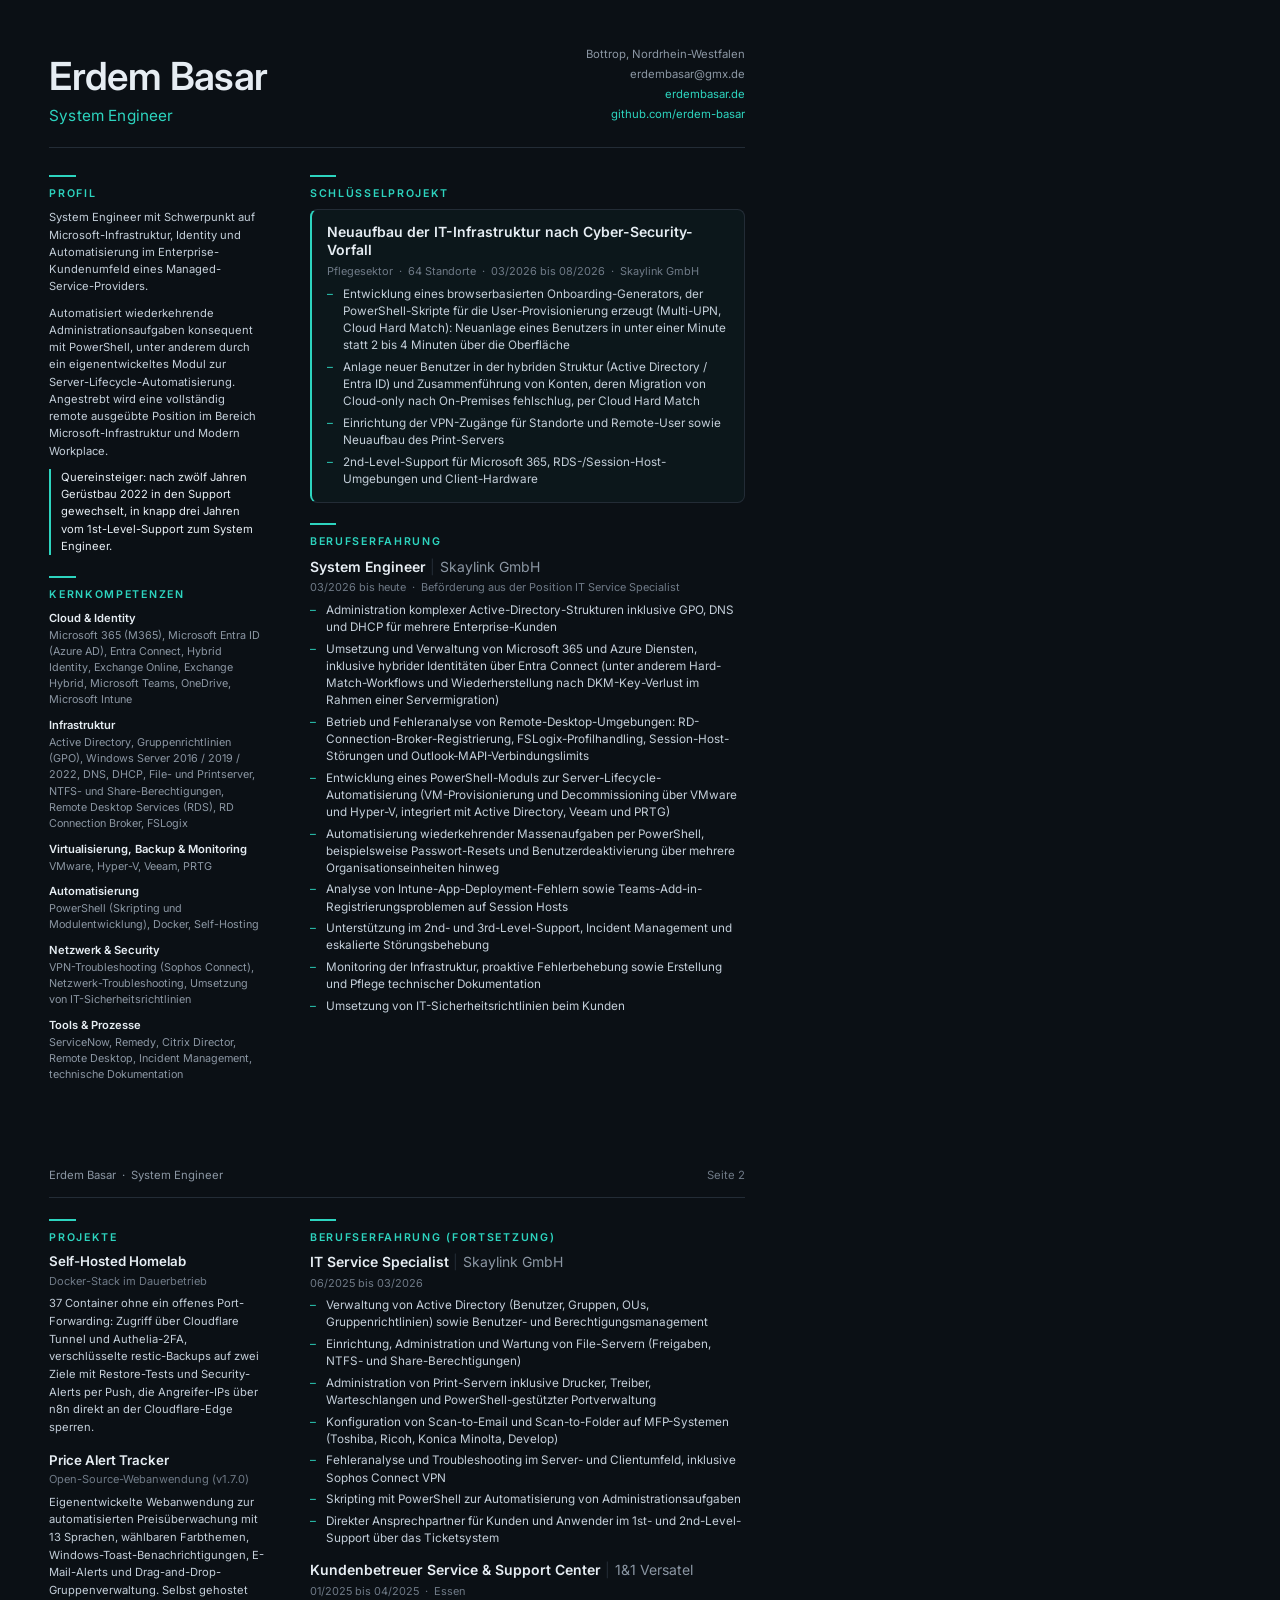
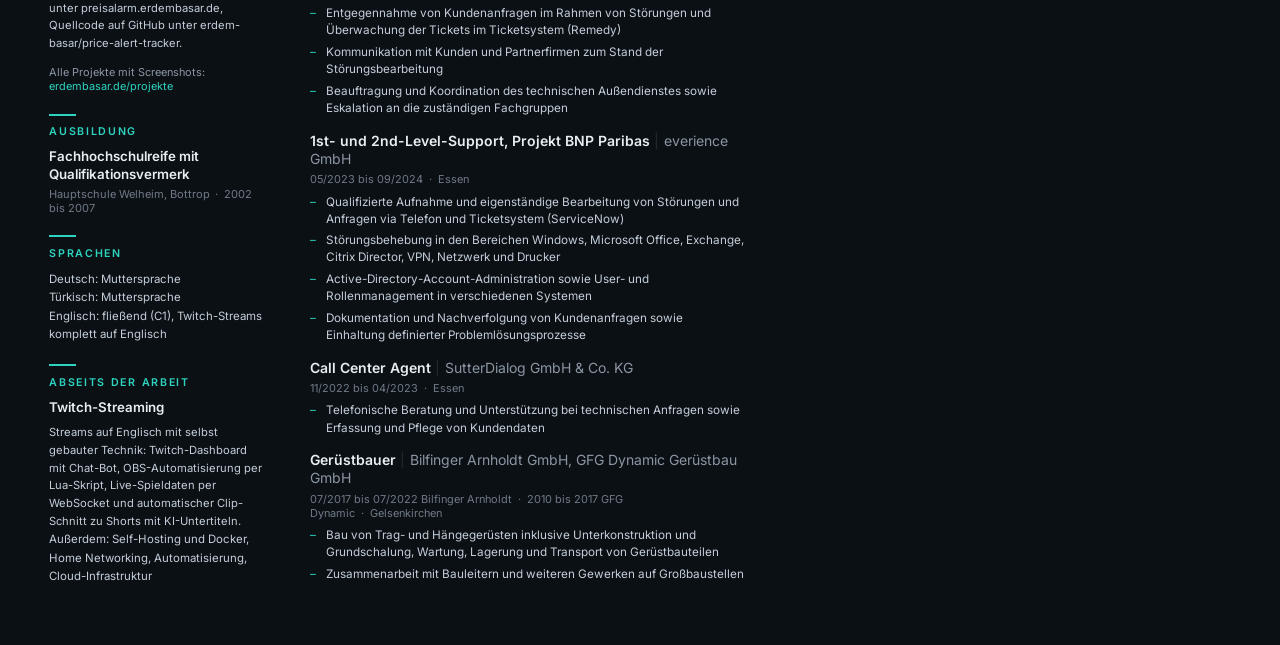
<file: _cv-source/cv-de.html>
<!DOCTYPE html>
<html lang="de">
<head>
<meta charset="UTF-8">
<title>Erdem Basar — Lebenslauf</title>
<link href="https://fonts.googleapis.com/css2?family=Inter:wght@400;500;600;700&display=swap" rel="stylesheet">
<link rel="stylesheet" href="cv.css">
</head>
<body>

<!-- ══ SEITE 1 ══ -->
<div class="page">
  <div class="masthead">
    <div>
      <div class="name">Erdem Basar</div>
      <div class="role">System Engineer</div>
    </div>
    <div class="contact">
      Bottrop, Nordrhein-Westfalen<br>
      erdembasar@gmx.de<br>
      <a href="https://erdembasar.de/">erdembasar.de</a><br>
      <a href="https://github.com/erdem-basar">github.com/erdem-basar</a>
    </div>
  </div>
  <div class="head-rule"></div>

  <div class="cols">
    <!-- Sidebar -->
    <div class="col">
      <div class="sec profile">
        <div class="sec-bar"></div>
        <div class="sec-label">Profil</div>
        <p>System Engineer mit Schwerpunkt auf Microsoft-Infrastruktur, Identity und Automatisierung im Enterprise-Kundenumfeld eines Managed-Service-Providers.</p>
        <p>Automatisiert wiederkehrende Administrationsaufgaben konsequent mit PowerShell, unter anderem durch ein eigenentwickeltes Modul zur Server-Lifecycle-Automatisierung. Angestrebt wird eine vollständig remote ausgeübte Position im Bereich Microsoft-Infrastruktur und Modern Workplace.</p>
        <p class="career">Quereinsteiger: nach zwölf Jahren Gerüstbau 2022 in den Support gewechselt, in knapp drei Jahren vom 1st-Level-Support zum System Engineer.</p>
      </div>

      <div class="sec">
        <div class="sec-bar"></div>
        <div class="sec-label">Kernkompetenzen</div>
        <div class="skill">
          <div class="skill-name">Cloud &amp; Identity</div>
          <div class="skill-val">Microsoft 365 (M365), Microsoft Entra ID (Azure AD), Entra Connect, Hybrid Identity, Exchange Online, Exchange Hybrid, Microsoft Teams, OneDrive, Microsoft Intune</div>
        </div>
        <div class="skill">
          <div class="skill-name">Infrastruktur</div>
          <div class="skill-val">Active Directory, Gruppenrichtlinien (GPO), Windows Server 2016 / 2019 / 2022, DNS, DHCP, File- und Printserver, NTFS- und Share-Berechtigungen, Remote Desktop Services (RDS), RD Connection Broker, FSLogix</div>
        </div>
        <div class="skill">
          <div class="skill-name">Virtualisierung, Backup &amp; Monitoring</div>
          <div class="skill-val">VMware, Hyper-V, Veeam, PRTG</div>
        </div>
        <div class="skill">
          <div class="skill-name">Automatisierung</div>
          <div class="skill-val">PowerShell (Skripting und Modulentwicklung), Docker, Self-Hosting</div>
        </div>
        <div class="skill">
          <div class="skill-name">Netzwerk &amp; Security</div>
          <div class="skill-val">VPN-Troubleshooting (Sophos Connect), Netzwerk-Troubleshooting, Umsetzung von IT-Sicherheitsrichtlinien</div>
        </div>
        <div class="skill">
          <div class="skill-name">Tools &amp; Prozesse</div>
          <div class="skill-val">ServiceNow, Remedy, Citrix Director, Remote Desktop, Incident Management, technische Dokumentation</div>
        </div>
      </div>
    </div>

    <!-- Hauptspalte -->
    <div class="col">
      <div class="sec">
        <div class="sec-bar"></div>
        <div class="sec-label">Schlüsselprojekt</div>
        <div class="job key">
          <div class="job-title">Neuaufbau der IT-Infrastruktur nach Cyber-Security-Vorfall</div>
          <div class="job-meta">Pflegesektor<span class="dot">·</span>64 Standorte<span class="dot">·</span>03/2026 bis 08/2026<span class="dot">·</span>Skaylink GmbH</div>
          <ul class="duties">
            <li>Entwicklung eines browserbasierten Onboarding-Generators, der PowerShell-Skripte für die User-Provisionierung erzeugt (Multi-UPN, Cloud Hard Match): Neuanlage eines Benutzers in unter einer Minute statt 2 bis 4 Minuten über die Oberfläche</li>
            <li>Anlage neuer Benutzer in der hybriden Struktur (Active Directory / Entra ID) und Zusammenführung von Konten, deren Migration von Cloud-only nach On-Premises fehlschlug, per Cloud Hard Match</li>
            <li>Einrichtung der VPN-Zugänge für Standorte und Remote-User sowie Neuaufbau des Print-Servers</li>
            <li>2nd-Level-Support für Microsoft 365, RDS-/Session-Host-Umgebungen und Client-Hardware</li>
          </ul>
        </div>
      </div>

      <div class="sec">
        <div class="sec-bar"></div>
        <div class="sec-label">Berufserfahrung</div>

        <div class="job">
          <div class="job-title">System Engineer<span class="sep">|</span><span class="employer">Skaylink GmbH</span></div>
          <div class="job-meta">03/2026 bis heute<span class="dot">·</span>Beförderung aus der Position IT Service Specialist</div>
          <ul class="duties">
            <li>Administration komplexer Active-Directory-Strukturen inklusive GPO, DNS und DHCP für mehrere Enterprise-Kunden</li>
            <li>Umsetzung und Verwaltung von Microsoft 365 und Azure Diensten, inklusive hybrider Identitäten über Entra Connect (unter anderem Hard-Match-Workflows und Wiederherstellung nach DKM-Key-Verlust im Rahmen einer Servermigration)</li>
            <li>Betrieb und Fehleranalyse von Remote-Desktop-Umgebungen: RD-Connection-Broker-Registrierung, FSLogix-Profilhandling, Session-Host-Störungen und Outlook-MAPI-Verbindungslimits</li>
            <li>Entwicklung eines PowerShell-Moduls zur Server-Lifecycle-Automatisierung (VM-Provisionierung und Decommissioning über VMware und Hyper-V, integriert mit Active Directory, Veeam und PRTG)</li>
            <li>Automatisierung wiederkehrender Massenaufgaben per PowerShell, beispielsweise Passwort-Resets und Benutzerdeaktivierung über mehrere Organisationseinheiten hinweg</li>
            <li>Analyse von Intune-App-Deployment-Fehlern sowie Teams-Add-in-Registrierungsproblemen auf Session Hosts</li>
            <li>Unterstützung im 2nd- und 3rd-Level-Support, Incident Management und eskalierte Störungsbehebung</li>
            <li>Monitoring der Infrastruktur, proaktive Fehlerbehebung sowie Erstellung und Pflege technischer Dokumentation</li>
            <li>Umsetzung von IT-Sicherheitsrichtlinien beim Kunden</li>
          </ul>
        </div>
      </div>
    </div>
  </div>
</div>

<!-- ══ SEITE 2 ══ -->
<div class="page">
  <div class="runhead">
    <div>Erdem Basar &nbsp;·&nbsp; System Engineer</div>
    <div class="pg">Seite 2</div>
  </div>
  <div class="head-rule"></div>

  <div class="cols">
    <!-- Sidebar -->
    <div class="col">
      <div class="sec">
        <div class="sec-bar"></div>
        <div class="sec-label">Projekte</div>
        <div class="side-item">
          <div class="side-title">Self-Hosted Homelab</div>
          <div class="side-sub">Docker-Stack im Dauerbetrieb</div>
          <div class="side-body">37 Container ohne ein offenes Port-Forwarding: Zugriff über Cloudflare Tunnel und Authelia-2FA, verschlüsselte restic-Backups auf zwei Ziele mit Restore-Tests und Security-Alerts per Push, die Angreifer-IPs über n8n direkt an der Cloudflare-Edge sperren.</div>
        </div>
        <div class="side-item">
          <div class="side-title">Price Alert Tracker</div>
          <div class="side-sub">Open-Source-Webanwendung (v1.7.0)</div>
          <div class="side-body">Eigenentwickelte Webanwendung zur automatisierten Preisüberwachung mit 13 Sprachen, wählbaren Farbthemen, Windows-Toast-Benachrichtigungen, E-Mail-Alerts und Drag-and-Drop-Gruppenverwaltung. Selbst gehostet unter preisalarm.erdembasar.de, Quellcode auf GitHub unter erdem-basar/price-alert-tracker.</div>
        </div>
        <div class="side-more">Alle Projekte mit Screenshots:<br><a href="https://erdembasar.de/projekte/">erdembasar.de/projekte</a></div>
      </div>

      <div class="sec">
        <div class="sec-bar"></div>
        <div class="sec-label">Ausbildung</div>
        <div class="side-item">
          <div class="side-title">Fachhochschulreife mit Qualifikationsvermerk</div>
          <div class="side-sub">Hauptschule Welheim, Bottrop<span style="margin:0 1.4mm;">·</span>2002 bis 2007</div>
        </div>
      </div>

      <div class="sec">
        <div class="sec-bar"></div>
        <div class="sec-label">Sprachen</div>
        <div class="side-plain">Deutsch: Muttersprache<br>Türkisch: Muttersprache<br>Englisch: fließend (C1), Twitch-Streams komplett auf Englisch</div>
      </div>

      <div class="sec">
        <div class="sec-bar"></div>
        <div class="sec-label">Abseits der Arbeit</div>
        <div class="side-item">
          <div class="side-title">Twitch-Streaming</div>
          <div class="side-body">Streams auf Englisch mit selbst gebauter Technik: Twitch-Dashboard mit Chat-Bot, OBS-Automatisierung per Lua-Skript, Live-Spieldaten per WebSocket und automatischer Clip-Schnitt zu Shorts mit KI-Untertiteln.</div>
        </div>
        <div class="side-plain">Außerdem: Self-Hosting und Docker, Home Networking, Automatisierung, Cloud-Infrastruktur</div>
      </div>
    </div>

    <!-- Hauptspalte -->
    <div class="col">
      <div class="sec">
        <div class="sec-bar"></div>
        <div class="sec-label">Berufserfahrung (Fortsetzung)</div>

        <div class="job">
          <div class="job-title">IT Service Specialist<span class="sep">|</span><span class="employer">Skaylink GmbH</span></div>
          <div class="job-meta">06/2025 bis 03/2026</div>
          <ul class="duties">
            <li>Verwaltung von Active Directory (Benutzer, Gruppen, OUs, Gruppenrichtlinien) sowie Benutzer- und Berechtigungsmanagement</li>
            <li>Einrichtung, Administration und Wartung von File-Servern (Freigaben, NTFS- und Share-Berechtigungen)</li>
            <li>Administration von Print-Servern inklusive Drucker, Treiber, Warteschlangen und PowerShell-gestützter Portverwaltung</li>
            <li>Konfiguration von Scan-to-Email und Scan-to-Folder auf MFP-Systemen (Toshiba, Ricoh, Konica Minolta, Develop)</li>
            <li>Fehleranalyse und Troubleshooting im Server- und Clientumfeld, inklusive Sophos Connect VPN</li>
            <li>Skripting mit PowerShell zur Automatisierung von Administrationsaufgaben</li>
            <li>Direkter Ansprechpartner für Kunden und Anwender im 1st- und 2nd-Level-Support über das Ticketsystem</li>
          </ul>
        </div>

        <div class="job">
          <div class="job-title">Kundenbetreuer Service &amp; Support Center<span class="sep">|</span><span class="employer">1&amp;1 Versatel</span></div>
          <div class="job-meta">01/2025 bis 04/2025<span class="dot">·</span>Essen</div>
          <ul class="duties">
            <li>Entgegennahme von Kundenanfragen im Rahmen von Störungen und Überwachung der Tickets im Ticketsystem (Remedy)</li>
            <li>Kommunikation mit Kunden und Partnerfirmen zum Stand der Störungsbearbeitung</li>
            <li>Beauftragung und Koordination des technischen Außendienstes sowie Eskalation an die zuständigen Fachgruppen</li>
          </ul>
        </div>

        <div class="job">
          <div class="job-title">1st- und 2nd-Level-Support, Projekt BNP Paribas<span class="sep">|</span><span class="employer">everience GmbH</span></div>
          <div class="job-meta">05/2023 bis 09/2024<span class="dot">·</span>Essen</div>
          <ul class="duties">
            <li>Qualifizierte Aufnahme und eigenständige Bearbeitung von Störungen und Anfragen via Telefon und Ticketsystem (ServiceNow)</li>
            <li>Störungsbehebung in den Bereichen Windows, Microsoft Office, Exchange, Citrix Director, VPN, Netzwerk und Drucker</li>
            <li>Active-Directory-Account-Administration sowie User- und Rollenmanagement in verschiedenen Systemen</li>
            <li>Dokumentation und Nachverfolgung von Kundenanfragen sowie Einhaltung definierter Problemlösungsprozesse</li>
          </ul>
        </div>

        <div class="job">
          <div class="job-title">Call Center Agent<span class="sep">|</span><span class="employer">SutterDialog GmbH &amp; Co. KG</span></div>
          <div class="job-meta">11/2022 bis 04/2023<span class="dot">·</span>Essen</div>
          <ul class="duties">
            <li>Telefonische Beratung und Unterstützung bei technischen Anfragen sowie Erfassung und Pflege von Kundendaten</li>
          </ul>
        </div>

        <div class="job">
          <div class="job-title">Gerüstbauer<span class="sep">|</span><span class="employer">Bilfinger Arnholdt GmbH, GFG Dynamic Gerüstbau GmbH</span></div>
          <div class="job-meta">07/2017 bis 07/2022 Bilfinger Arnholdt<span class="dot">·</span>2010 bis 2017 GFG Dynamic<span class="dot">·</span>Gelsenkirchen</div>
          <ul class="duties">
            <li>Bau von Trag- und Hängegerüsten inklusive Unterkonstruktion und Grundschalung, Wartung, Lagerung und Transport von Gerüstbauteilen</li>
            <li>Zusammenarbeit mit Bauleitern und weiteren Gewerken auf Großbaustellen</li>
          </ul>
        </div>
      </div>
    </div>
  </div>
</div>

</body>
</html>
</file>
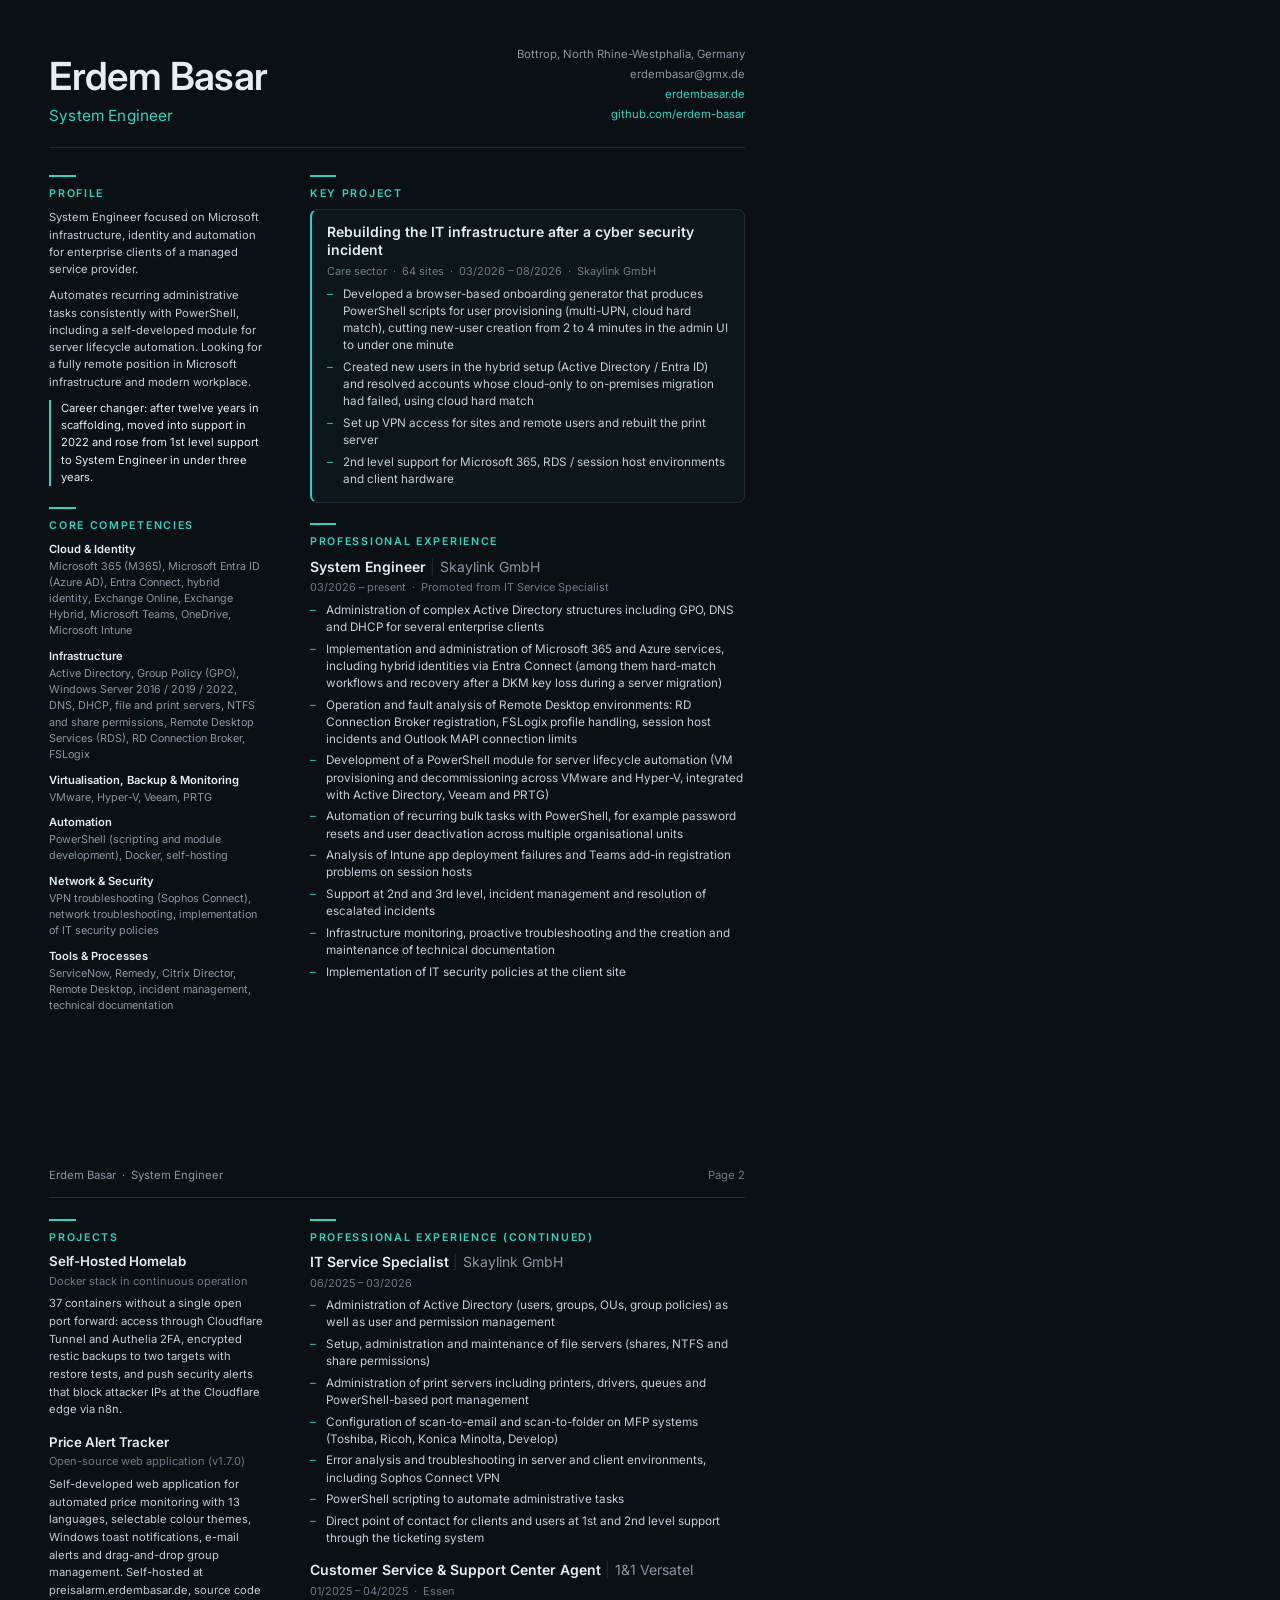
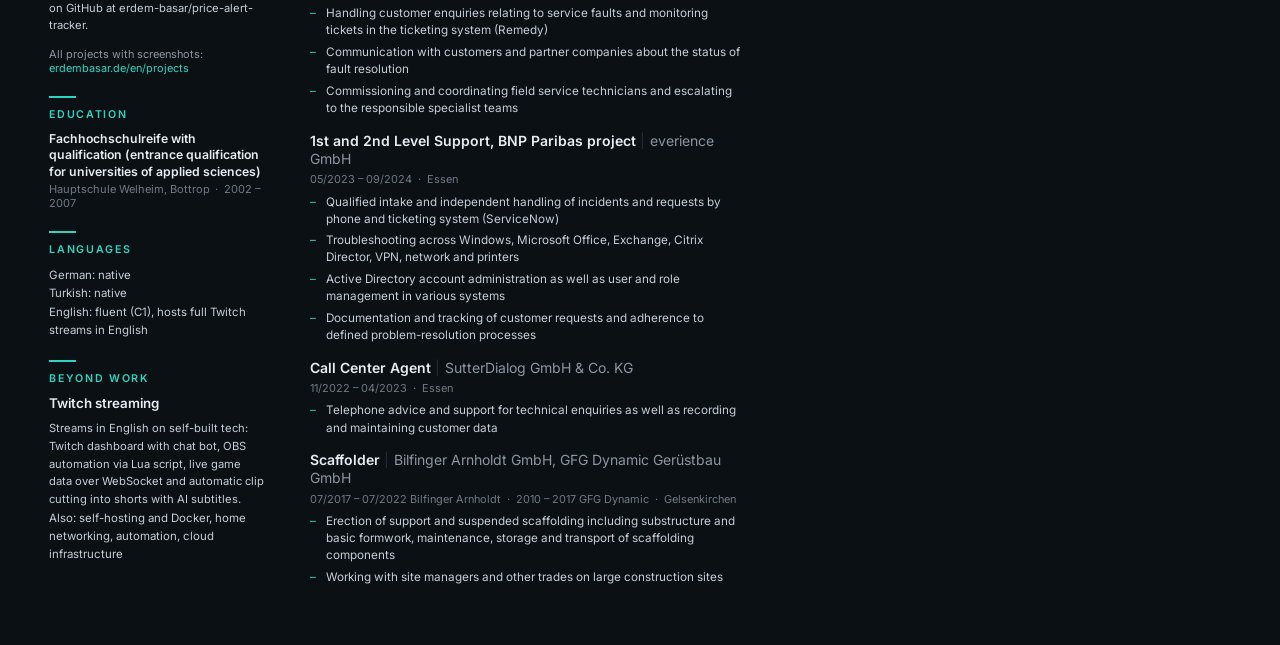
<file: _cv-source/cv-en.html>
<!DOCTYPE html>
<html lang="en">
<head>
<meta charset="UTF-8">
<title>Erdem Basar — Curriculum Vitae</title>
<link href="https://fonts.googleapis.com/css2?family=Inter:wght@400;500;600;700&display=swap" rel="stylesheet">
<link rel="stylesheet" href="cv.css">
</head>
<body>

<!-- ══ PAGE 1 ══ -->
<div class="page">
  <div class="masthead">
    <div>
      <div class="name">Erdem Basar</div>
      <div class="role">System Engineer</div>
    </div>
    <div class="contact">
      Bottrop, North Rhine-Westphalia, Germany<br>
      erdembasar@gmx.de<br>
      <a href="https://erdembasar.de/en/">erdembasar.de</a><br>
      <a href="https://github.com/erdem-basar">github.com/erdem-basar</a>
    </div>
  </div>
  <div class="head-rule"></div>

  <div class="cols">
    <!-- Sidebar -->
    <div class="col">
      <div class="sec profile">
        <div class="sec-bar"></div>
        <div class="sec-label">Profile</div>
        <p>System Engineer focused on Microsoft infrastructure, identity and automation for enterprise clients of a managed service provider.</p>
        <p>Automates recurring administrative tasks consistently with PowerShell, including a self-developed module for server lifecycle automation. Looking for a fully remote position in Microsoft infrastructure and modern workplace.</p>
        <p class="career">Career changer: after twelve years in scaffolding, moved into support in 2022 and rose from 1st level support to System Engineer in under three years.</p>
      </div>

      <div class="sec">
        <div class="sec-bar"></div>
        <div class="sec-label">Core Competencies</div>
        <div class="skill">
          <div class="skill-name">Cloud &amp; Identity</div>
          <div class="skill-val">Microsoft 365 (M365), Microsoft Entra ID (Azure AD), Entra Connect, hybrid identity, Exchange Online, Exchange Hybrid, Microsoft Teams, OneDrive, Microsoft Intune</div>
        </div>
        <div class="skill">
          <div class="skill-name">Infrastructure</div>
          <div class="skill-val">Active Directory, Group Policy (GPO), Windows Server 2016 / 2019 / 2022, DNS, DHCP, file and print servers, NTFS and share permissions, Remote Desktop Services (RDS), RD Connection Broker, FSLogix</div>
        </div>
        <div class="skill">
          <div class="skill-name">Virtualisation, Backup &amp; Monitoring</div>
          <div class="skill-val">VMware, Hyper-V, Veeam, PRTG</div>
        </div>
        <div class="skill">
          <div class="skill-name">Automation</div>
          <div class="skill-val">PowerShell (scripting and module development), Docker, self-hosting</div>
        </div>
        <div class="skill">
          <div class="skill-name">Network &amp; Security</div>
          <div class="skill-val">VPN troubleshooting (Sophos Connect), network troubleshooting, implementation of IT security policies</div>
        </div>
        <div class="skill">
          <div class="skill-name">Tools &amp; Processes</div>
          <div class="skill-val">ServiceNow, Remedy, Citrix Director, Remote Desktop, incident management, technical documentation</div>
        </div>
      </div>
    </div>

    <!-- Main column -->
    <div class="col">
      <div class="sec">
        <div class="sec-bar"></div>
        <div class="sec-label">Key Project</div>
        <div class="job key">
          <div class="job-title">Rebuilding the IT infrastructure after a cyber security incident</div>
          <div class="job-meta">Care sector<span class="dot">·</span>64 sites<span class="dot">·</span>03/2026 – 08/2026<span class="dot">·</span>Skaylink GmbH</div>
          <ul class="duties">
            <li>Developed a browser-based onboarding generator that produces PowerShell scripts for user provisioning (multi-UPN, cloud hard match), cutting new-user creation from 2 to 4 minutes in the admin UI to under one minute</li>
            <li>Created new users in the hybrid setup (Active Directory / Entra ID) and resolved accounts whose cloud-only to on-premises migration had failed, using cloud hard match</li>
            <li>Set up VPN access for sites and remote users and rebuilt the print server</li>
            <li>2nd level support for Microsoft 365, RDS / session host environments and client hardware</li>
          </ul>
        </div>
      </div>

      <div class="sec">
        <div class="sec-bar"></div>
        <div class="sec-label">Professional Experience</div>

        <div class="job">
          <div class="job-title">System Engineer<span class="sep">|</span><span class="employer">Skaylink GmbH</span></div>
          <div class="job-meta">03/2026 – present<span class="dot">·</span>Promoted from IT Service Specialist</div>
          <ul class="duties">
            <li>Administration of complex Active Directory structures including GPO, DNS and DHCP for several enterprise clients</li>
            <li>Implementation and administration of Microsoft 365 and Azure services, including hybrid identities via Entra Connect (among them hard-match workflows and recovery after a DKM key loss during a server migration)</li>
            <li>Operation and fault analysis of Remote Desktop environments: RD Connection Broker registration, FSLogix profile handling, session host incidents and Outlook MAPI connection limits</li>
            <li>Development of a PowerShell module for server lifecycle automation (VM provisioning and decommissioning across VMware and Hyper-V, integrated with Active Directory, Veeam and PRTG)</li>
            <li>Automation of recurring bulk tasks with PowerShell, for example password resets and user deactivation across multiple organisational units</li>
            <li>Analysis of Intune app deployment failures and Teams add-in registration problems on session hosts</li>
            <li>Support at 2nd and 3rd level, incident management and resolution of escalated incidents</li>
            <li>Infrastructure monitoring, proactive troubleshooting and the creation and maintenance of technical documentation</li>
            <li>Implementation of IT security policies at the client site</li>
          </ul>
        </div>
      </div>
    </div>
  </div>
</div>

<!-- ══ PAGE 2 ══ -->
<div class="page">
  <div class="runhead">
    <div>Erdem Basar &nbsp;·&nbsp; System Engineer</div>
    <div class="pg">Page 2</div>
  </div>
  <div class="head-rule"></div>

  <div class="cols">
    <!-- Sidebar -->
    <div class="col">
      <div class="sec">
        <div class="sec-bar"></div>
        <div class="sec-label">Projects</div>
        <div class="side-item">
          <div class="side-title">Self-Hosted Homelab</div>
          <div class="side-sub">Docker stack in continuous operation</div>
          <div class="side-body">37 containers without a single open port forward: access through Cloudflare Tunnel and Authelia 2FA, encrypted restic backups to two targets with restore tests, and push security alerts that block attacker IPs at the Cloudflare edge via n8n.</div>
        </div>
        <div class="side-item">
          <div class="side-title">Price Alert Tracker</div>
          <div class="side-sub">Open-source web application (v1.7.0)</div>
          <div class="side-body">Self-developed web application for automated price monitoring with 13 languages, selectable colour themes, Windows toast notifications, e-mail alerts and drag-and-drop group management. Self-hosted at preisalarm.erdembasar.de, source code on GitHub at erdem-basar/price-alert-tracker.</div>
        </div>
        <div class="side-more">All projects with screenshots:<br><a href="https://erdembasar.de/en/projects/">erdembasar.de/en/projects</a></div>
      </div>

      <div class="sec">
        <div class="sec-bar"></div>
        <div class="sec-label">Education</div>
        <div class="side-item">
          <div class="side-title" style="font-size:9.2pt;">Fachhochschulreife with qualification (entrance qualification for universities of applied sciences)</div>
          <div class="side-sub">Hauptschule Welheim, Bottrop<span style="margin:0 1.4mm;">·</span>2002 – 2007</div>
        </div>
      </div>

      <div class="sec">
        <div class="sec-bar"></div>
        <div class="sec-label">Languages</div>
        <div class="side-plain">German: native<br>Turkish: native<br>English: fluent (C1), hosts full Twitch streams in English</div>
      </div>

      <div class="sec">
        <div class="sec-bar"></div>
        <div class="sec-label">Beyond Work</div>
        <div class="side-item">
          <div class="side-title">Twitch streaming</div>
          <div class="side-body">Streams in English on self-built tech: Twitch dashboard with chat bot, OBS automation via Lua script, live game data over WebSocket and automatic clip cutting into shorts with AI subtitles.</div>
        </div>
        <div class="side-plain">Also: self-hosting and Docker, home networking, automation, cloud infrastructure</div>
      </div>
    </div>

    <!-- Main column -->
    <div class="col">
      <div class="sec">
        <div class="sec-bar"></div>
        <div class="sec-label">Professional Experience (continued)</div>

        <div class="job">
          <div class="job-title">IT Service Specialist<span class="sep">|</span><span class="employer">Skaylink GmbH</span></div>
          <div class="job-meta">06/2025 – 03/2026</div>
          <ul class="duties">
            <li>Administration of Active Directory (users, groups, OUs, group policies) as well as user and permission management</li>
            <li>Setup, administration and maintenance of file servers (shares, NTFS and share permissions)</li>
            <li>Administration of print servers including printers, drivers, queues and PowerShell-based port management</li>
            <li>Configuration of scan-to-email and scan-to-folder on MFP systems (Toshiba, Ricoh, Konica Minolta, Develop)</li>
            <li>Error analysis and troubleshooting in server and client environments, including Sophos Connect VPN</li>
            <li>PowerShell scripting to automate administrative tasks</li>
            <li>Direct point of contact for clients and users at 1st and 2nd level support through the ticketing system</li>
          </ul>
        </div>

        <div class="job">
          <div class="job-title">Customer Service &amp; Support Center Agent<span class="sep">|</span><span class="employer">1&amp;1 Versatel</span></div>
          <div class="job-meta">01/2025 – 04/2025<span class="dot">·</span>Essen</div>
          <ul class="duties">
            <li>Handling customer enquiries relating to service faults and monitoring tickets in the ticketing system (Remedy)</li>
            <li>Communication with customers and partner companies about the status of fault resolution</li>
            <li>Commissioning and coordinating field service technicians and escalating to the responsible specialist teams</li>
          </ul>
        </div>

        <div class="job">
          <div class="job-title">1st and 2nd Level Support, BNP Paribas project<span class="sep">|</span><span class="employer">everience GmbH</span></div>
          <div class="job-meta">05/2023 – 09/2024<span class="dot">·</span>Essen</div>
          <ul class="duties">
            <li>Qualified intake and independent handling of incidents and requests by phone and ticketing system (ServiceNow)</li>
            <li>Troubleshooting across Windows, Microsoft Office, Exchange, Citrix Director, VPN, network and printers</li>
            <li>Active Directory account administration as well as user and role management in various systems</li>
            <li>Documentation and tracking of customer requests and adherence to defined problem-resolution processes</li>
          </ul>
        </div>

        <div class="job">
          <div class="job-title">Call Center Agent<span class="sep">|</span><span class="employer">SutterDialog GmbH &amp; Co. KG</span></div>
          <div class="job-meta">11/2022 – 04/2023<span class="dot">·</span>Essen</div>
          <ul class="duties">
            <li>Telephone advice and support for technical enquiries as well as recording and maintaining customer data</li>
          </ul>
        </div>

        <div class="job">
          <div class="job-title">Scaffolder<span class="sep">|</span><span class="employer">Bilfinger Arnholdt GmbH, GFG Dynamic Gerüstbau GmbH</span></div>
          <div class="job-meta">07/2017 – 07/2022 Bilfinger Arnholdt<span class="dot">·</span>2010 – 2017 GFG Dynamic<span class="dot">·</span>Gelsenkirchen</div>
          <ul class="duties">
            <li>Erection of support and suspended scaffolding including substructure and basic formwork, maintenance, storage and transport of scaffolding components</li>
            <li>Working with site managers and other trades on large construction sites</li>
          </ul>
        </div>
      </div>
    </div>
  </div>
</div>

</body>
</html>
</file>
<file: _cv-source/cv.css>
@page { size: A4; margin: 0; }
* { box-sizing: border-box; margin: 0; padding: 0; }
:root {
  --bg: #0b1015;
  --text: #c3ced9;
  --head: #e6edf3;
  --muted: #6f7a87;
  --sub: #8b96a3;
  --accent: #2dd4bf;
  --rule: #232c36;
}
html, body {
  background: var(--bg);
  font-family: 'Inter', 'Segoe UI', Arial, sans-serif;
  color: var(--text);
  -webkit-print-color-adjust: exact;
  print-color-adjust: exact;
}
a { color: var(--accent); text-decoration: none; }

.page {
  width: 210mm;
  height: 297mm;
  background: var(--bg);
  padding: 12mm 13mm 8mm;
  position: relative;
  overflow: hidden;
}
.page + .page { page-break-before: always; }

/* ── Header ───────────────────────────────── */
.masthead { display: flex; align-items: flex-end; justify-content: space-between; gap: 10mm; }
.name { font-size: 29pt; font-weight: 600; color: var(--head); letter-spacing: -.015em; line-height: 1.05; }
.role { font-size: 11.5pt; font-weight: 400; color: var(--accent); letter-spacing: .01em; margin-top: 2.5mm; }
.contact { text-align: right; font-size: 8.5pt; line-height: 1.75; color: var(--sub); white-space: nowrap; }
.head-rule { height: 1px; background: var(--rule); margin: 6mm 0 7mm; }

/* ── Running header (page 2) ──────────────── */
.runhead { display: flex; align-items: baseline; justify-content: space-between; font-size: 8.5pt; color: var(--sub); }
.runhead .pg { color: var(--muted); }
.runhead + .head-rule { margin: 4mm 0 5.5mm; }

/* ── Two-column body ──────────────────────── */
.cols { display: grid; grid-template-columns: 57mm 115mm; gap: 12mm; align-items: start; }

.sec + .sec { margin-top: 5.5mm; }
.sec-bar { width: 7mm; height: 1.5pt; background: var(--accent); margin-bottom: 2.6mm; }
.sec-label { font-size: 8pt; font-weight: 600; letter-spacing: .16em; text-transform: uppercase; color: var(--accent); margin-bottom: 2.6mm; }

.profile p { font-size: 8.4pt; line-height: 1.54; color: var(--text); }
.profile p + p { margin-top: 2.4mm; }
.profile p.career { color: var(--head); border-left: 1.5pt solid var(--accent); padding-left: 2.6mm; }

.skill + .skill { margin-top: 2.5mm; }
.skill-name { font-size: 8.4pt; font-weight: 600; color: var(--head); margin-bottom: .8mm; }
.skill-val { font-size: 8.1pt; line-height: 1.5; color: var(--sub); }

.side-item + .side-item { margin-top: 4mm; }
.side-title { font-size: 10pt; font-weight: 600; color: var(--head); line-height: 1.35; }
.side-sub { font-size: 8.3pt; color: var(--muted); margin-top: .6mm; }
.side-body { font-size: 8.4pt; line-height: 1.58; color: var(--text); margin-top: 2mm; }
.side-plain { font-size: 8.6pt; line-height: 1.6; color: var(--text); }
.side-more { font-size: 8.2pt; color: var(--sub); margin-top: 3.2mm; }

/* ── Jobs ─────────────────────────────────── */
.job + .job { margin-top: 3.8mm; }
.job-title { font-size: 10.5pt; font-weight: 600; color: var(--head); line-height: 1.3; }
.job-title .sep { color: var(--rule); font-weight: 400; margin: 0 1.2mm; }
.job-title .employer { font-weight: 400; color: var(--sub); }
.job-meta { font-size: 8.2pt; color: var(--muted); margin-top: 1.1mm; margin-bottom: 2mm; }
.job-meta .dot { margin: 0 1.6mm; }
ul.duties { list-style: none; }
ul.duties li { font-size: 8.8pt; line-height: 1.46; color: var(--text); padding-left: 4.2mm; position: relative; }
ul.duties li + li { margin-top: 1.2mm; }
ul.duties li::before { content: '–'; position: absolute; left: 0; color: var(--accent); }

/* Key project: framed so it reads as the highlight of page 1 */
.key { border: 1px solid var(--rule); border-left: 1.5pt solid var(--accent); border-radius: 2mm; padding: 3.4mm 4mm 3.6mm; background: rgba(45,212,191,.035); }
.key .job-meta { margin-bottom: 2.2mm; }
</file>
